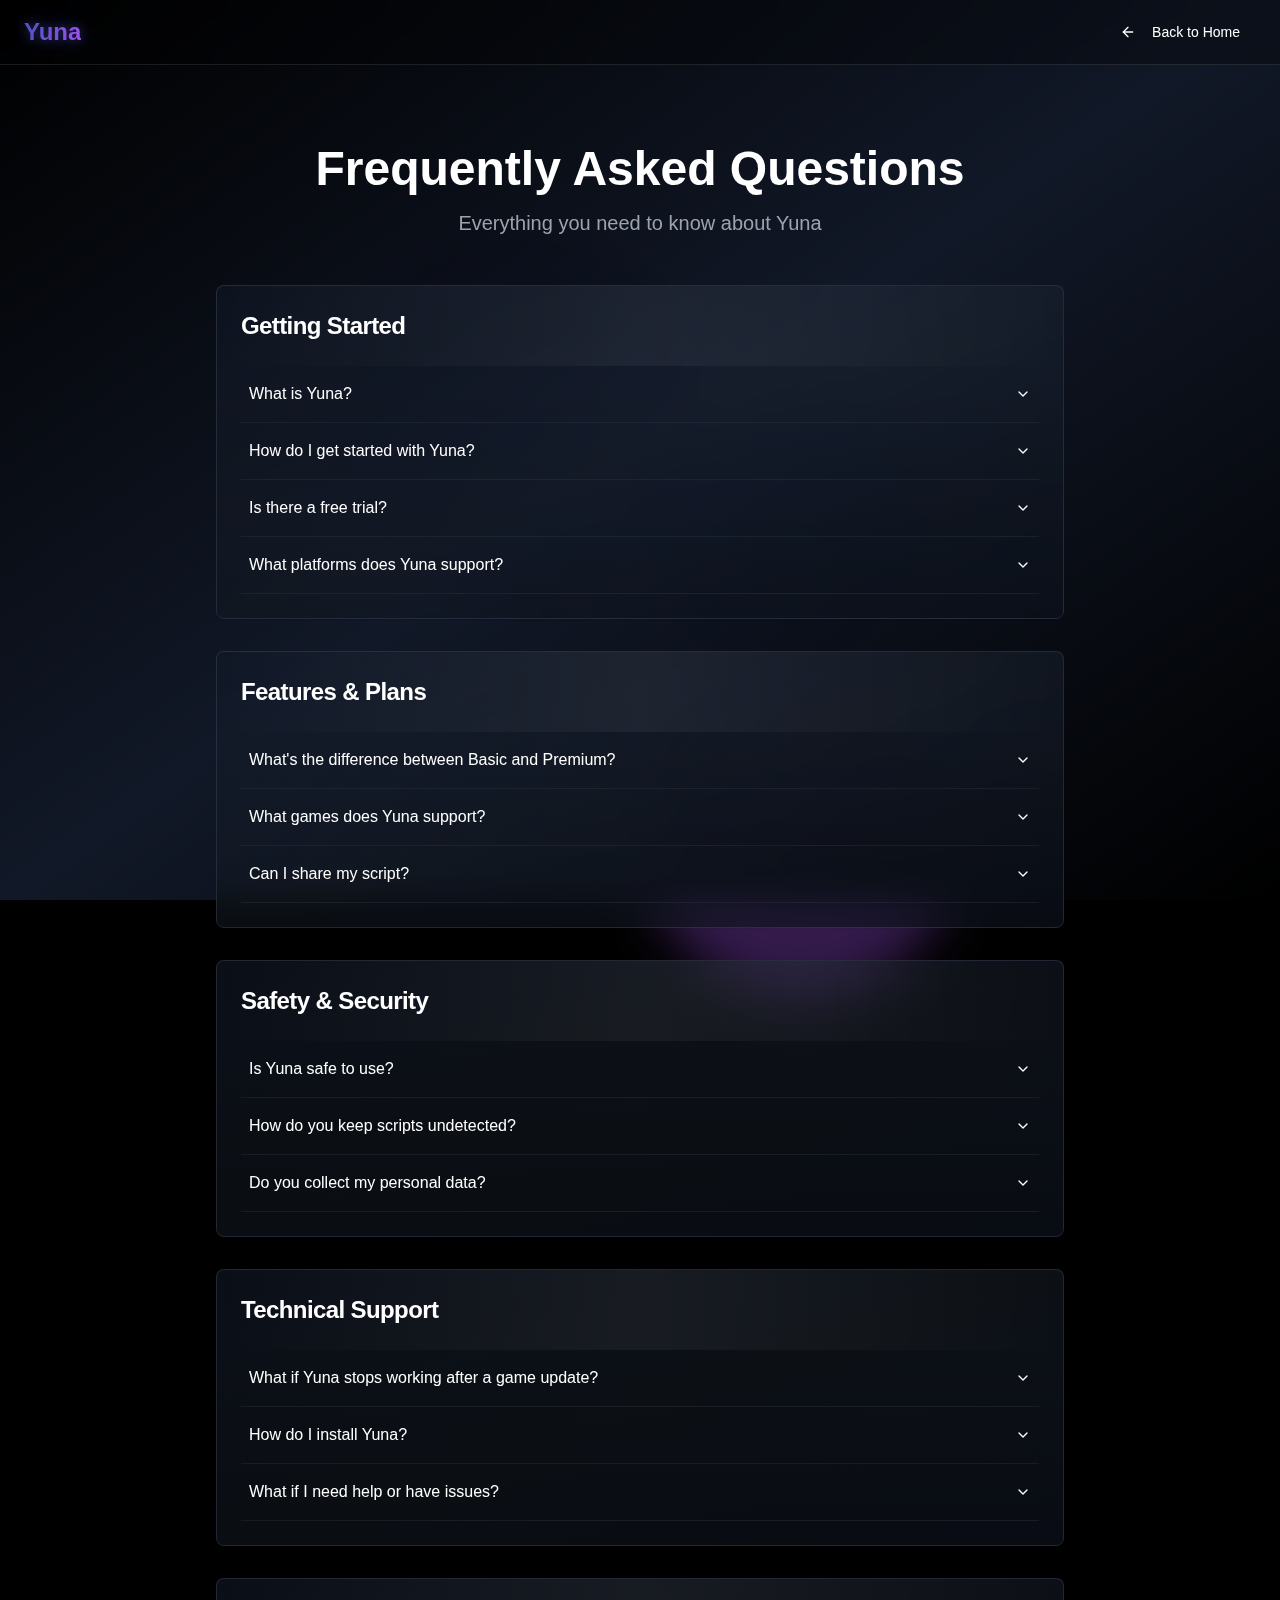
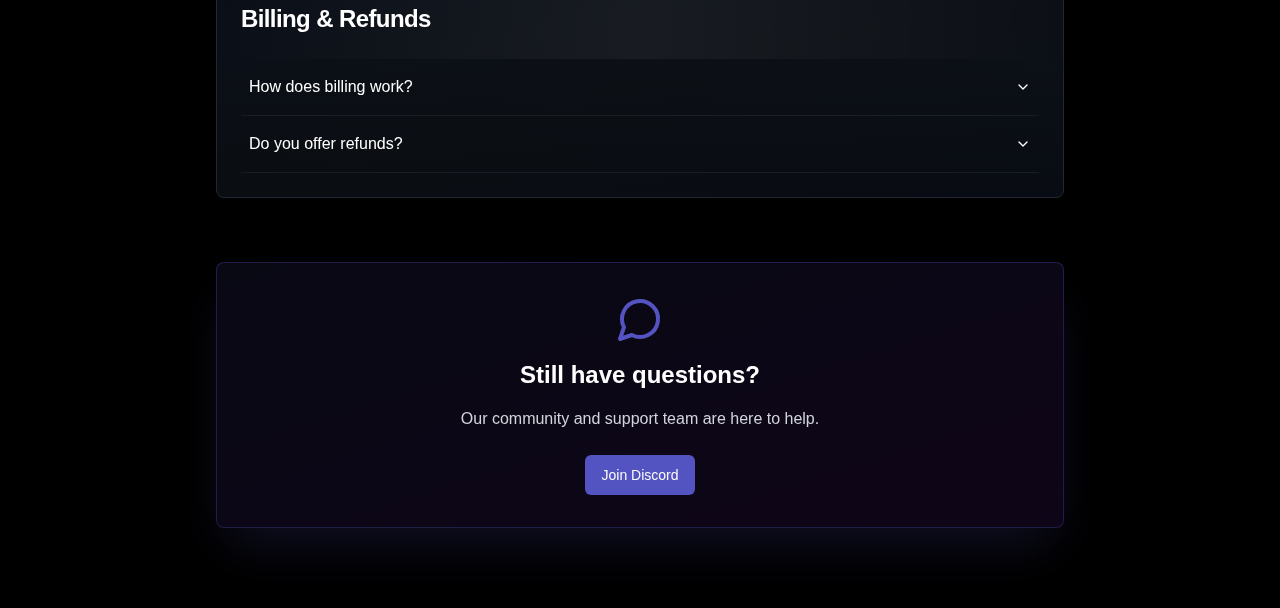
<file: faq.html>
<!DOCTYPE html><html lang="en"><head>
	<meta http-equiv="Content-Type" content="text/html; charset=UTF-8"/>
<meta name="viewport" content="width=device-width, initial-scale=1"/><link rel="stylesheet" href="_next/static/css/b3931c0a1e639b8d.css" data-precedence="next"/><link rel="preload" as="script" fetchPriority="low" href="_next/static/chunks/webpack-68f22649503f8e75.js"/><script src="_next/static/chunks/4bd1b696-8870200d403e7647.js" async=""></script><script src="_next/static/chunks/684-204e5c6fe087b6ab.js" async=""></script><script src="_next/static/chunks/main-app-b9ad8866a7fc2ce6.js" async=""></script><script src="_next/static/chunks/874-f463384ef7b17ae2.js" async=""></script><script src="_next/static/chunks/201-bbf1bf9240dbca0f.js" async=""></script><script src="_next/static/chunks/716-e6022b8d4c8c342b.js" async=""></script><script src="_next/static/chunks/app/faq/page-14e7cd630e749499.js" async=""></script><title>Yuna</title><meta name="description" content="The ultimate script hub. Built for performance, designed for dominance."/><script src="_next/static/chunks/polyfills-42372ed130431b0a.js" noModule=""></script></head><body><div class="min-h-screen bg-black text-white"><div class="fixed inset-0 z-0"><div class="absolute inset-0 bg-gradient-to-br from-black via-gray-900 to-black"></div><div class="absolute top-1/4 left-1/4 w-96 h-96 bg-[rgb(83,84,193)] rounded-full mix-blend-multiply filter blur-xl opacity-25 animate-float"></div><div class="absolute top-3/4 right-1/4 w-80 h-80 bg-purple-500 rounded-full mix-blend-multiply filter blur-xl opacity-30 animate-float-reverse"></div><div class="absolute bottom-1/4 left-1/2 w-72 h-72 bg-blue-500 rounded-full mix-blend-multiply filter blur-xl opacity-20 animate-drift"></div></div><header class="relative z-50 sticky top-0 backdrop-blur-md bg-black/30 border-b border-white/10"><div class="container flex h-16 items-center justify-between px-4 md:px-6"><a class="flex items-center space-x-3" href="index.html"><span class="text-2xl font-bold bg-gradient-to-r from-[rgb(83,84,193)] via-purple-500 to-[rgb(100,84,193)] bg-[length:200%_100%] bg-clip-text text-transparent animate-gradient-shift" style="text-shadow:0 0 10px rgba(83, 84, 193, 0.3), 0 0 20px rgba(83, 84, 193, 0.2);filter:drop-shadow(0 0 8px rgba(83, 84, 193, 0.4))">Yuna</span></a><a href="index.html"><button class="inline-flex items-center justify-center gap-2 whitespace-nowrap rounded-md text-sm font-medium ring-offset-background transition-colors focus-visible:outline-none focus-visible:ring-2 focus-visible:ring-ring focus-visible:ring-offset-2 disabled:pointer-events-none disabled:opacity-50 [&amp;_svg]:pointer-events-none [&amp;_svg]:size-4 [&amp;_svg]:shrink-0 h-10 px-4 py-2 text-white hover:bg-white/10 hover:text-white"><svg xmlns="http://www.w3.org/2000/svg" width="24" height="24" viewBox="0 0 24 24" fill="none" stroke="currentColor" stroke-width="2" stroke-linecap="round" stroke-linejoin="round" class="lucide lucide-arrow-left mr-2 h-4 w-4"><path d="m12 19-7-7 7-7"></path><path d="M19 12H5"></path></svg>Back to Home</button></a></div></header><div class="relative z-10 py-20"><div class="container px-4 md:px-6 max-w-4xl mx-auto"><div class="text-center mb-12"><h1 class="text-4xl md:text-5xl font-bold text-white mb-4">Frequently Asked Questions</h1><p class="text-xl text-gray-400">Everything you need to know about Yuna</p></div><div class="space-y-8"><div class="rounded-lg text-card-foreground shadow-sm bg-gradient-to-br from-gray-900/60 via-gray-800/40 to-gray-900/60 backdrop-blur-lg border border-gray-700/50 hover:border-[rgb(83,84,193)]/40 hover:shadow-2xl hover:shadow-[rgb(83,84,193)]/25 transition-all duration-300 group"><div class="flex flex-col space-y-1.5 p-6 bg-gradient-to-r from-transparent via-white/5 to-transparent"><div class="font-semibold tracking-tight text-2xl text-white group-hover:text-[rgb(83,84,193)] transition-colors duration-300">Getting Started</div></div><div class="p-6 pt-0 bg-gradient-to-b from-transparent to-black/20"><div class="w-full" data-orientation="vertical"><div data-state="closed" data-orientation="vertical" class="border-b border-gray-700/30 hover:border-gray-600/50 transition-colors"><h3 data-orientation="vertical" data-state="closed" class="flex"><button type="button" aria-controls="radix-«R4or7nb»" aria-expanded="false" data-state="closed" data-orientation="vertical" id="radix-«Ror7nb»" class="flex flex-1 items-center justify-between font-medium [&amp;[data-state=open]&gt;svg]:rotate-180 text-left text-white hover:text-[rgb(83,84,193)] transition-colors py-4 hover:bg-white/5 rounded-lg px-2 hover:no-underline" data-radix-collection-item="">What is Yuna?<svg xmlns="http://www.w3.org/2000/svg" width="24" height="24" viewBox="0 0 24 24" fill="none" stroke="currentColor" stroke-width="2" stroke-linecap="round" stroke-linejoin="round" class="lucide lucide-chevron-down h-4 w-4 shrink-0 transition-transform duration-200"><path d="m6 9 6 6 6-6"></path></svg></button></h3><div data-state="closed" id="radix-«R4or7nb»" hidden="" role="region" aria-labelledby="radix-«Ror7nb»" data-orientation="vertical" class="overflow-hidden text-sm transition-all data-[state=closed]:animate-accordion-up data-[state=open]:animate-accordion-down" style="--radix-accordion-content-height:var(--radix-collapsible-content-height);--radix-accordion-content-width:var(--radix-collapsible-content-width)"></div></div><div data-state="closed" data-orientation="vertical" class="border-b border-gray-700/30 hover:border-gray-600/50 transition-colors"><h3 data-orientation="vertical" data-state="closed" class="flex"><button type="button" aria-controls="radix-«R58r7nb»" aria-expanded="false" data-state="closed" data-orientation="vertical" id="radix-«R18r7nb»" class="flex flex-1 items-center justify-between font-medium [&amp;[data-state=open]&gt;svg]:rotate-180 text-left text-white hover:text-[rgb(83,84,193)] transition-colors py-4 hover:bg-white/5 rounded-lg px-2 hover:no-underline" data-radix-collection-item="">How do I get started with Yuna?<svg xmlns="http://www.w3.org/2000/svg" width="24" height="24" viewBox="0 0 24 24" fill="none" stroke="currentColor" stroke-width="2" stroke-linecap="round" stroke-linejoin="round" class="lucide lucide-chevron-down h-4 w-4 shrink-0 transition-transform duration-200"><path d="m6 9 6 6 6-6"></path></svg></button></h3><div data-state="closed" id="radix-«R58r7nb»" hidden="" role="region" aria-labelledby="radix-«R18r7nb»" data-orientation="vertical" class="overflow-hidden text-sm transition-all data-[state=closed]:animate-accordion-up data-[state=open]:animate-accordion-down" style="--radix-accordion-content-height:var(--radix-collapsible-content-height);--radix-accordion-content-width:var(--radix-collapsible-content-width)"></div></div><div data-state="closed" data-orientation="vertical" class="border-b border-gray-700/30 hover:border-gray-600/50 transition-colors"><h3 data-orientation="vertical" data-state="closed" class="flex"><button type="button" aria-controls="radix-«R5or7nb»" aria-expanded="false" data-state="closed" data-orientation="vertical" id="radix-«R1or7nb»" class="flex flex-1 items-center justify-between font-medium [&amp;[data-state=open]&gt;svg]:rotate-180 text-left text-white hover:text-[rgb(83,84,193)] transition-colors py-4 hover:bg-white/5 rounded-lg px-2 hover:no-underline" data-radix-collection-item="">Is there a free trial?<svg xmlns="http://www.w3.org/2000/svg" width="24" height="24" viewBox="0 0 24 24" fill="none" stroke="currentColor" stroke-width="2" stroke-linecap="round" stroke-linejoin="round" class="lucide lucide-chevron-down h-4 w-4 shrink-0 transition-transform duration-200"><path d="m6 9 6 6 6-6"></path></svg></button></h3><div data-state="closed" id="radix-«R5or7nb»" hidden="" role="region" aria-labelledby="radix-«R1or7nb»" data-orientation="vertical" class="overflow-hidden text-sm transition-all data-[state=closed]:animate-accordion-up data-[state=open]:animate-accordion-down" style="--radix-accordion-content-height:var(--radix-collapsible-content-height);--radix-accordion-content-width:var(--radix-collapsible-content-width)"></div></div><div data-state="closed" data-orientation="vertical" class="border-b border-gray-700/30 hover:border-gray-600/50 transition-colors"><h3 data-orientation="vertical" data-state="closed" class="flex"><button type="button" aria-controls="radix-«R68r7nb»" aria-expanded="false" data-state="closed" data-orientation="vertical" id="radix-«R28r7nb»" class="flex flex-1 items-center justify-between font-medium [&amp;[data-state=open]&gt;svg]:rotate-180 text-left text-white hover:text-[rgb(83,84,193)] transition-colors py-4 hover:bg-white/5 rounded-lg px-2 hover:no-underline" data-radix-collection-item="">What platforms does Yuna support?<svg xmlns="http://www.w3.org/2000/svg" width="24" height="24" viewBox="0 0 24 24" fill="none" stroke="currentColor" stroke-width="2" stroke-linecap="round" stroke-linejoin="round" class="lucide lucide-chevron-down h-4 w-4 shrink-0 transition-transform duration-200"><path d="m6 9 6 6 6-6"></path></svg></button></h3><div data-state="closed" id="radix-«R68r7nb»" hidden="" role="region" aria-labelledby="radix-«R28r7nb»" data-orientation="vertical" class="overflow-hidden text-sm transition-all data-[state=closed]:animate-accordion-up data-[state=open]:animate-accordion-down" style="--radix-accordion-content-height:var(--radix-collapsible-content-height);--radix-accordion-content-width:var(--radix-collapsible-content-width)"></div></div></div></div></div><div class="rounded-lg text-card-foreground shadow-sm bg-gradient-to-br from-gray-900/60 via-gray-800/40 to-gray-900/60 backdrop-blur-lg border border-gray-700/50 hover:border-[rgb(83,84,193)]/40 hover:shadow-2xl hover:shadow-[rgb(83,84,193)]/25 transition-all duration-300 group"><div class="flex flex-col space-y-1.5 p-6 bg-gradient-to-r from-transparent via-white/5 to-transparent"><div class="font-semibold tracking-tight text-2xl text-white group-hover:text-[rgb(83,84,193)] transition-colors duration-300">Features & Plans</div></div><div class="p-6 pt-0 bg-gradient-to-b from-transparent to-black/20"><div class="w-full" data-orientation="vertical"><div data-state="closed" data-orientation="vertical" class="border-b border-gray-700/30 hover:border-gray-600/50 transition-colors"><h3 data-orientation="vertical" data-state="closed" class="flex"><button type="button" aria-controls="radix-«R2pb7nb»" aria-expanded="false" data-state="closed" data-orientation="vertical" id="radix-«Rpb7nb»" class="flex flex-1 items-center justify-between font-medium [&amp;[data-state=open]&gt;svg]:rotate-180 text-left text-white hover:text-[rgb(83,84,193)] transition-colors py-4 hover:bg-white/5 rounded-lg px-2 hover:no-underline" data-radix-collection-item="">What&#x27;s the difference between Basic and Premium?<svg xmlns="http://www.w3.org/2000/svg" width="24" height="24" viewBox="0 0 24 24" fill="none" stroke="currentColor" stroke-width="2" stroke-linecap="round" stroke-linejoin="round" class="lucide lucide-chevron-down h-4 w-4 shrink-0 transition-transform duration-200"><path d="m6 9 6 6 6-6"></path></svg></button></h3><div data-state="closed" id="radix-«R2pb7nb»" hidden="" role="region" aria-labelledby="radix-«Rpb7nb»" data-orientation="vertical" class="overflow-hidden text-sm transition-all data-[state=closed]:animate-accordion-up data-[state=open]:animate-accordion-down" style="--radix-accordion-content-height:var(--radix-collapsible-content-height);--radix-accordion-content-width:var(--radix-collapsible-content-width)"></div></div><div data-state="closed" data-orientation="vertical" class="border-b border-gray-700/30 hover:border-gray-600/50 transition-colors"><h3 data-orientation="vertical" data-state="closed" class="flex"><button type="button" aria-controls="radix-«R39b7nb»" aria-expanded="false" data-state="closed" data-orientation="vertical" id="radix-«R19b7nb»" class="flex flex-1 items-center justify-between font-medium [&amp;[data-state=open]&gt;svg]:rotate-180 text-left text-white hover:text-[rgb(83,84,193)] transition-colors py-4 hover:bg-white/5 rounded-lg px-2 hover:no-underline" data-radix-collection-item="">What games does Yuna support?<svg xmlns="http://www.w3.org/2000/svg" width="24" height="24" viewBox="0 0 24 24" fill="none" stroke="currentColor" stroke-width="2" stroke-linecap="round" stroke-linejoin="round" class="lucide lucide-chevron-down h-4 w-4 shrink-0 transition-transform duration-200"><path d="m6 9 6 6 6-6"></path></svg></button></h3><div data-state="closed" id="radix-«R39b7nb»" hidden="" role="region" aria-labelledby="radix-«R19b7nb»" data-orientation="vertical" class="overflow-hidden text-sm transition-all data-[state=closed]:animate-accordion-up data-[state=open]:animate-accordion-down" style="--radix-accordion-content-height:var(--radix-collapsible-content-height);--radix-accordion-content-width:var(--radix-collapsible-content-width)"></div></div><div data-state="closed" data-orientation="vertical" class="border-b border-gray-700/30 hover:border-gray-600/50 transition-colors"><h3 data-orientation="vertical" data-state="closed" class="flex"><button type="button" aria-controls="radix-«R3pb7nb»" aria-expanded="false" data-state="closed" data-orientation="vertical" id="radix-«R1pb7nb»" class="flex flex-1 items-center justify-between font-medium [&amp;[data-state=open]&gt;svg]:rotate-180 text-left text-white hover:text-[rgb(83,84,193)] transition-colors py-4 hover:bg-white/5 rounded-lg px-2 hover:no-underline" data-radix-collection-item="">Can I share my script?<svg xmlns="http://www.w3.org/2000/svg" width="24" height="24" viewBox="0 0 24 24" fill="none" stroke="currentColor" stroke-width="2" stroke-linecap="round" stroke-linejoin="round" class="lucide lucide-chevron-down h-4 w-4 shrink-0 transition-transform duration-200"><path d="m6 9 6 6 6-6"></path></svg></button></h3><div data-state="closed" id="radix-«R3pb7nb»" hidden="" role="region" aria-labelledby="radix-«R1pb7nb»" data-orientation="vertical" class="overflow-hidden text-sm transition-all data-[state=closed]:animate-accordion-up data-[state=open]:animate-accordion-down" style="--radix-accordion-content-height:var(--radix-collapsible-content-height);--radix-accordion-content-width:var(--radix-collapsible-content-width)"></div></div></div></div></div><div class="rounded-lg text-card-foreground shadow-sm bg-gradient-to-br from-gray-900/60 via-gray-800/40 to-gray-900/60 backdrop-blur-lg border border-gray-700/50 hover:border-[rgb(83,84,193)]/40 hover:shadow-2xl hover:shadow-[rgb(83,84,193)]/25 transition-all duration-300 group"><div class="flex flex-col space-y-1.5 p-6 bg-gradient-to-r from-transparent via-white/5 to-transparent"><div class="font-semibold tracking-tight text-2xl text-white group-hover:text-[rgb(83,84,193)] transition-colors duration-300">Safety & Security</div></div><div class="p-6 pt-0 bg-gradient-to-b from-transparent to-black/20"><div class="w-full" data-orientation="vertical"><div data-state="closed" data-orientation="vertical" class="border-b border-gray-700/30 hover:border-gray-600/50 transition-colors"><h3 data-orientation="vertical" data-state="closed" class="flex"><button type="button" aria-controls="radix-«R2pr7nb»" aria-expanded="false" data-state="closed" data-orientation="vertical" id="radix-«Rpr7nb»" class="flex flex-1 items-center justify-between font-medium [&amp;[data-state=open]&gt;svg]:rotate-180 text-left text-white hover:text-[rgb(83,84,193)] transition-colors py-4 hover:bg-white/5 rounded-lg px-2 hover:no-underline" data-radix-collection-item="">Is Yuna safe to use?<svg xmlns="http://www.w3.org/2000/svg" width="24" height="24" viewBox="0 0 24 24" fill="none" stroke="currentColor" stroke-width="2" stroke-linecap="round" stroke-linejoin="round" class="lucide lucide-chevron-down h-4 w-4 shrink-0 transition-transform duration-200"><path d="m6 9 6 6 6-6"></path></svg></button></h3><div data-state="closed" id="radix-«R2pr7nb»" hidden="" role="region" aria-labelledby="radix-«Rpr7nb»" data-orientation="vertical" class="overflow-hidden text-sm transition-all data-[state=closed]:animate-accordion-up data-[state=open]:animate-accordion-down" style="--radix-accordion-content-height:var(--radix-collapsible-content-height);--radix-accordion-content-width:var(--radix-collapsible-content-width)"></div></div><div data-state="closed" data-orientation="vertical" class="border-b border-gray-700/30 hover:border-gray-600/50 transition-colors"><h3 data-orientation="vertical" data-state="closed" class="flex"><button type="button" aria-controls="radix-«R39r7nb»" aria-expanded="false" data-state="closed" data-orientation="vertical" id="radix-«R19r7nb»" class="flex flex-1 items-center justify-between font-medium [&amp;[data-state=open]&gt;svg]:rotate-180 text-left text-white hover:text-[rgb(83,84,193)] transition-colors py-4 hover:bg-white/5 rounded-lg px-2 hover:no-underline" data-radix-collection-item="">How do you keep scripts undetected?<svg xmlns="http://www.w3.org/2000/svg" width="24" height="24" viewBox="0 0 24 24" fill="none" stroke="currentColor" stroke-width="2" stroke-linecap="round" stroke-linejoin="round" class="lucide lucide-chevron-down h-4 w-4 shrink-0 transition-transform duration-200"><path d="m6 9 6 6 6-6"></path></svg></button></h3><div data-state="closed" id="radix-«R39r7nb»" hidden="" role="region" aria-labelledby="radix-«R19r7nb»" data-orientation="vertical" class="overflow-hidden text-sm transition-all data-[state=closed]:animate-accordion-up data-[state=open]:animate-accordion-down" style="--radix-accordion-content-height:var(--radix-collapsible-content-height);--radix-accordion-content-width:var(--radix-collapsible-content-width)"></div></div><div data-state="closed" data-orientation="vertical" class="border-b border-gray-700/30 hover:border-gray-600/50 transition-colors"><h3 data-orientation="vertical" data-state="closed" class="flex"><button type="button" aria-controls="radix-«R3pr7nb»" aria-expanded="false" data-state="closed" data-orientation="vertical" id="radix-«R1pr7nb»" class="flex flex-1 items-center justify-between font-medium [&amp;[data-state=open]&gt;svg]:rotate-180 text-left text-white hover:text-[rgb(83,84,193)] transition-colors py-4 hover:bg-white/5 rounded-lg px-2 hover:no-underline" data-radix-collection-item="">Do you collect my personal data?<svg xmlns="http://www.w3.org/2000/svg" width="24" height="24" viewBox="0 0 24 24" fill="none" stroke="currentColor" stroke-width="2" stroke-linecap="round" stroke-linejoin="round" class="lucide lucide-chevron-down h-4 w-4 shrink-0 transition-transform duration-200"><path d="m6 9 6 6 6-6"></path></svg></button></h3><div data-state="closed" id="radix-«R3pr7nb»" hidden="" role="region" aria-labelledby="radix-«R1pr7nb»" data-orientation="vertical" class="overflow-hidden text-sm transition-all data-[state=closed]:animate-accordion-up data-[state=open]:animate-accordion-down" style="--radix-accordion-content-height:var(--radix-collapsible-content-height);--radix-accordion-content-width:var(--radix-collapsible-content-width)"></div></div></div></div></div><div class="rounded-lg text-card-foreground shadow-sm bg-gradient-to-br from-gray-900/60 via-gray-800/40 to-gray-900/60 backdrop-blur-lg border border-gray-700/50 hover:border-[rgb(83,84,193)]/40 hover:shadow-2xl hover:shadow-[rgb(83,84,193)]/25 transition-all duration-300 group"><div class="flex flex-col space-y-1.5 p-6 bg-gradient-to-r from-transparent via-white/5 to-transparent"><div class="font-semibold tracking-tight text-2xl text-white group-hover:text-[rgb(83,84,193)] transition-colors duration-300">Technical Support</div></div><div class="p-6 pt-0 bg-gradient-to-b from-transparent to-black/20"><div class="w-full" data-orientation="vertical"><div data-state="closed" data-orientation="vertical" class="border-b border-gray-700/30 hover:border-gray-600/50 transition-colors"><h3 data-orientation="vertical" data-state="closed" class="flex"><button type="button" aria-controls="radix-«R2qb7nb»" aria-expanded="false" data-state="closed" data-orientation="vertical" id="radix-«Rqb7nb»" class="flex flex-1 items-center justify-between font-medium [&amp;[data-state=open]&gt;svg]:rotate-180 text-left text-white hover:text-[rgb(83,84,193)] transition-colors py-4 hover:bg-white/5 rounded-lg px-2 hover:no-underline" data-radix-collection-item="">What if Yuna stops working after a game update?<svg xmlns="http://www.w3.org/2000/svg" width="24" height="24" viewBox="0 0 24 24" fill="none" stroke="currentColor" stroke-width="2" stroke-linecap="round" stroke-linejoin="round" class="lucide lucide-chevron-down h-4 w-4 shrink-0 transition-transform duration-200"><path d="m6 9 6 6 6-6"></path></svg></button></h3><div data-state="closed" id="radix-«R2qb7nb»" hidden="" role="region" aria-labelledby="radix-«Rqb7nb»" data-orientation="vertical" class="overflow-hidden text-sm transition-all data-[state=closed]:animate-accordion-up data-[state=open]:animate-accordion-down" style="--radix-accordion-content-height:var(--radix-collapsible-content-height);--radix-accordion-content-width:var(--radix-collapsible-content-width)"></div></div><div data-state="closed" data-orientation="vertical" class="border-b border-gray-700/30 hover:border-gray-600/50 transition-colors"><h3 data-orientation="vertical" data-state="closed" class="flex"><button type="button" aria-controls="radix-«R3ab7nb»" aria-expanded="false" data-state="closed" data-orientation="vertical" id="radix-«R1ab7nb»" class="flex flex-1 items-center justify-between font-medium [&amp;[data-state=open]&gt;svg]:rotate-180 text-left text-white hover:text-[rgb(83,84,193)] transition-colors py-4 hover:bg-white/5 rounded-lg px-2 hover:no-underline" data-radix-collection-item="">How do I install Yuna?<svg xmlns="http://www.w3.org/2000/svg" width="24" height="24" viewBox="0 0 24 24" fill="none" stroke="currentColor" stroke-width="2" stroke-linecap="round" stroke-linejoin="round" class="lucide lucide-chevron-down h-4 w-4 shrink-0 transition-transform duration-200"><path d="m6 9 6 6 6-6"></path></svg></button></h3><div data-state="closed" id="radix-«R3ab7nb»" hidden="" role="region" aria-labelledby="radix-«R1ab7nb»" data-orientation="vertical" class="overflow-hidden text-sm transition-all data-[state=closed]:animate-accordion-up data-[state=open]:animate-accordion-down" style="--radix-accordion-content-height:var(--radix-collapsible-content-height);--radix-accordion-content-width:var(--radix-collapsible-content-width)"></div></div><div data-state="closed" data-orientation="vertical" class="border-b border-gray-700/30 hover:border-gray-600/50 transition-colors"><h3 data-orientation="vertical" data-state="closed" class="flex"><button type="button" aria-controls="radix-«R3qb7nb»" aria-expanded="false" data-state="closed" data-orientation="vertical" id="radix-«R1qb7nb»" class="flex flex-1 items-center justify-between font-medium [&amp;[data-state=open]&gt;svg]:rotate-180 text-left text-white hover:text-[rgb(83,84,193)] transition-colors py-4 hover:bg-white/5 rounded-lg px-2 hover:no-underline" data-radix-collection-item="">What if I need help or have issues?<svg xmlns="http://www.w3.org/2000/svg" width="24" height="24" viewBox="0 0 24 24" fill="none" stroke="currentColor" stroke-width="2" stroke-linecap="round" stroke-linejoin="round" class="lucide lucide-chevron-down h-4 w-4 shrink-0 transition-transform duration-200"><path d="m6 9 6 6 6-6"></path></svg></button></h3><div data-state="closed" id="radix-«R3qb7nb»" hidden="" role="region" aria-labelledby="radix-«R1qb7nb»" data-orientation="vertical" class="overflow-hidden text-sm transition-all data-[state=closed]:animate-accordion-up data-[state=open]:animate-accordion-down" style="--radix-accordion-content-height:var(--radix-collapsible-content-height);--radix-accordion-content-width:var(--radix-collapsible-content-width)"></div></div></div></div></div><div class="rounded-lg text-card-foreground shadow-sm bg-gradient-to-br from-gray-900/60 via-gray-800/40 to-gray-900/60 backdrop-blur-lg border border-gray-700/50 hover:border-[rgb(83,84,193)]/40 hover:shadow-2xl hover:shadow-[rgb(83,84,193)]/25 transition-all duration-300 group"><div class="flex flex-col space-y-1.5 p-6 bg-gradient-to-r from-transparent via-white/5 to-transparent"><div class="font-semibold tracking-tight text-2xl text-white group-hover:text-[rgb(83,84,193)] transition-colors duration-300">Billing & Refunds</div></div><div class="p-6 pt-0 bg-gradient-to-b from-transparent to-black/20"><div class="w-full" data-orientation="vertical"><div data-state="closed" data-orientation="vertical" class="border-b border-gray-700/30 hover:border-gray-600/50 transition-colors"><h3 data-orientation="vertical" data-state="closed" class="flex"><button type="button" aria-controls="radix-«R2qr7nb»" aria-expanded="false" data-state="closed" data-orientation="vertical" id="radix-«Rqr7nb»" class="flex flex-1 items-center justify-between font-medium [&amp;[data-state=open]&gt;svg]:rotate-180 text-left text-white hover:text-[rgb(83,84,193)] transition-colors py-4 hover:bg-white/5 rounded-lg px-2 hover:no-underline" data-radix-collection-item="">How does billing work?<svg xmlns="http://www.w3.org/2000/svg" width="24" height="24" viewBox="0 0 24 24" fill="none" stroke="currentColor" stroke-width="2" stroke-linecap="round" stroke-linejoin="round" class="lucide lucide-chevron-down h-4 w-4 shrink-0 transition-transform duration-200"><path d="m6 9 6 6 6-6"></path></svg></button></h3><div data-state="closed" id="radix-«R2qr7nb»" hidden="" role="region" aria-labelledby="radix-«Rqr7nb»" data-orientation="vertical" class="overflow-hidden text-sm transition-all data-[state=closed]:animate-accordion-up data-[state=open]:animate-accordion-down" style="--radix-accordion-content-height:var(--radix-collapsible-content-height);--radix-accordion-content-width:var(--radix-collapsible-content-width)"></div></div><div data-state="closed" data-orientation="vertical" class="border-b border-gray-700/30 hover:border-gray-600/50 transition-colors"><h3 data-orientation="vertical" data-state="closed" class="flex"><button type="button" aria-controls="radix-«R3ar7nb»" aria-expanded="false" data-state="closed" data-orientation="vertical" id="radix-«R1ar7nb»" class="flex flex-1 items-center justify-between font-medium [&amp;[data-state=open]&gt;svg]:rotate-180 text-left text-white hover:text-[rgb(83,84,193)] transition-colors py-4 hover:bg-white/5 rounded-lg px-2 hover:no-underline" data-radix-collection-item="">Do you offer refunds?<svg xmlns="http://www.w3.org/2000/svg" width="24" height="24" viewBox="0 0 24 24" fill="none" stroke="currentColor" stroke-width="2" stroke-linecap="round" stroke-linejoin="round" class="lucide lucide-chevron-down h-4 w-4 shrink-0 transition-transform duration-200"><path d="m6 9 6 6 6-6"></path></svg></button></h3><div data-state="closed" id="radix-«R3ar7nb»" hidden="" role="region" aria-labelledby="radix-«R1ar7nb»" data-orientation="vertical" class="overflow-hidden text-sm transition-all data-[state=closed]:animate-accordion-up data-[state=open]:animate-accordion-down" style="--radix-accordion-content-height:var(--radix-collapsible-content-height);--radix-accordion-content-width:var(--radix-collapsible-content-width)"></div></div></div></div></div></div><div class="text-center mt-16"><div class="rounded-lg border text-card-foreground bg-gradient-to-br from-[rgb(83,84,193)]/10 to-purple-600/10 backdrop-blur-md border-[rgb(83,84,193)]/30 shadow-2xl shadow-[rgb(83,84,193)]/20"><div class="p-8"><svg xmlns="http://www.w3.org/2000/svg" width="24" height="24" viewBox="0 0 24 24" fill="none" stroke="currentColor" stroke-width="2" stroke-linecap="round" stroke-linejoin="round" class="lucide lucide-message-circle h-12 w-12 text-[rgb(83,84,193)] mx-auto mb-4"><path d="M7.9 20A9 9 0 1 0 4 16.1L2 22Z"></path></svg><h3 class="text-2xl font-bold text-white mb-4">Still have questions?</h3><p class="text-gray-300 mb-6">Our community and support team are here to help.</p><div class="flex flex-col sm:flex-row gap-4 justify-center"><a href="https://discord.gg/64STDEJsSp"><button class="inline-flex items-center justify-center gap-2 whitespace-nowrap rounded-md text-sm font-medium ring-offset-background transition-colors focus-visible:outline-none focus-visible:ring-2 focus-visible:ring-ring focus-visible:ring-offset-2 disabled:pointer-events-none disabled:opacity-50 [&amp;_svg]:pointer-events-none [&amp;_svg]:size-4 [&amp;_svg]:shrink-0 text-primary-foreground h-10 px-4 py-2 bg-[rgb(83,84,193)] hover:bg-[rgb(93,94,203)]">Join Discord</button></a></div></div></div></div></div></div></div><script src="_next/static/chunks/webpack-68f22649503f8e75.js" async=""></script><script>(self.__next_f=self.__next_f||[]).push([0])</script><script>self.__next_f.push([1,"1:\"$Sreact.fragment\"\n2:I[7555,[],\"\"]\n3:I[1295,[],\"\"]\n4:I[6874,[\"874\",\"static/chunks/874-f463384ef7b17ae2.js\",\"201\",\"static/chunks/201-bbf1bf9240dbca0f.js\",\"716\",\"static/chunks/716-e6022b8d4c8c342b.js\",\"505\",\"static/chunks/app/faq/page-14e7cd630e749499.js\"],\"\"]\n5:I[6490,[\"874\",\"static/chunks/874-f463384ef7b17ae2.js\",\"201\",\"static/chunks/201-bbf1bf9240dbca0f.js\",\"716\",\"static/chunks/716-e6022b8d4c8c342b.js\",\"505\",\"static/chunks/app/faq/page-14e7cd630e749499.js\"],\"Accordion\"]\n6:I[6490,[\"874\",\"static/chunks/874-f463384ef7b17ae2.js\",\"201\",\"static/chunks/201-bbf1bf9240dbca0f.js\",\"716\",\"static/chunks/716-e6022b8d4c8c342b.js\",\"505\",\"static/chunks/app/faq/page-14e7cd630e749499.js\"],\"AccordionItem\"]\n7:I[6490,[\"874\",\"static/chunks/874-f463384ef7b17ae2.js\",\"201\",\"static/chunks/201-bbf1bf9240dbca0f.js\",\"716\",\"static/chunks/716-e6022b8d4c8c342b.js\",\"505\",\"static/chunks/app/faq/page-14e7cd630e749499.js\"],\"AccordionTrigger\"]\n8:I[6490,[\"874\",\"static/chunks/874-f463384ef7b17ae2.js\",\"201\",\"static/chunks/201-bbf1bf9240dbca0f.js\",\"716\",\"static/chunks/716-e6022b8d4c8c342b.js\",\"505\",\"static/chunks/app/faq/page-14e7cd630e749499.js\"],\"AccordionContent\"]\n9:I[9665,[],\"OutletBoundary\"]\nc:I[9665,[],\"ViewportBoundary\"]\ne:I[9665,[],\"MetadataBoundary\"]\n10:I[6614,[],\"\"]\n:HL[\"/_next/static/css/b3931c0a1e639b8d.css\",\"style\"]\n"])</script><script>self.__next_f.push([1,"0:{\"P\":null,\"b\":\"tiSBEE6Vm3-iN01HIiP-j\",\"p\":\"\",\"c\":[\"\",\"faq\"],\"i\":false,\"f\":[[[\"\",{\"children\":[\"faq\",{\"children\":[\"__PAGE__\",{}]}]},\"$undefined\",\"$undefined\",true],[\"\",[\"$\",\"$1\",\"c\",{\"children\":[[[\"$\",\"link\",\"0\",{\"rel\":\"stylesheet\",\"href\":\"/_next/static/css/b3931c0a1e639b8d.css\",\"precedence\":\"next\",\"crossOrigin\":\"$undefined\",\"nonce\":\"$undefined\"}]],[\"$\",\"html\",null,{\"lang\":\"en\",\"children\":[\"$\",\"body\",null,{\"children\":[\"$\",\"$L2\",null,{\"parallelRouterKey\":\"children\",\"error\":\"$undefined\",\"errorStyles\":\"$undefined\",\"errorScripts\":\"$undefined\",\"template\":[\"$\",\"$L3\",null,{}],\"templateStyles\":\"$undefined\",\"templateScripts\":\"$undefined\",\"notFound\":[[[\"$\",\"title\",null,{\"children\":\"404: This page could not be found.\"}],[\"$\",\"div\",null,{\"style\":{\"fontFamily\":\"system-ui,\\\"Segoe UI\\\",Roboto,Helvetica,Arial,sans-serif,\\\"Apple Color Emoji\\\",\\\"Segoe UI Emoji\\\"\",\"height\":\"100vh\",\"textAlign\":\"center\",\"display\":\"flex\",\"flexDirection\":\"column\",\"alignItems\":\"center\",\"justifyContent\":\"center\"},\"children\":[\"$\",\"div\",null,{\"children\":[[\"$\",\"style\",null,{\"dangerouslySetInnerHTML\":{\"__html\":\"body{color:#000;background:#fff;margin:0}.next-error-h1{border-right:1px solid rgba(0,0,0,.3)}@media (prefers-color-scheme:dark){body{color:#fff;background:#000}.next-error-h1{border-right:1px solid rgba(255,255,255,.3)}}\"}}],[\"$\",\"h1\",null,{\"className\":\"next-error-h1\",\"style\":{\"display\":\"inline-block\",\"margin\":\"0 20px 0 0\",\"padding\":\"0 23px 0 0\",\"fontSize\":24,\"fontWeight\":500,\"verticalAlign\":\"top\",\"lineHeight\":\"49px\"},\"children\":404}],[\"$\",\"div\",null,{\"style\":{\"display\":\"inline-block\"},\"children\":[\"$\",\"h2\",null,{\"style\":{\"fontSize\":14,\"fontWeight\":400,\"lineHeight\":\"49px\",\"margin\":0},\"children\":\"This page could not be found.\"}]}]]}]}]],[]],\"forbidden\":\"$undefined\",\"unauthorized\":\"$undefined\"}]}]}]]}],{\"children\":[\"faq\",[\"$\",\"$1\",\"c\",{\"children\":[null,[\"$\",\"$L2\",null,{\"parallelRouterKey\":\"children\",\"error\":\"$undefined\",\"errorStyles\":\"$undefined\",\"errorScripts\":\"$undefined\",\"template\":[\"$\",\"$L3\",null,{}],\"templateStyles\":\"$undefined\",\"templateScripts\":\"$undefined\",\"notFound\":\"$undefined\",\"forbidden\":\"$undefined\",\"unauthorized\":\"$undefined\"}]]}],{\"children\":[\"__PAGE__\",[\"$\",\"$1\",\"c\",{\"children\":[[\"$\",\"div\",null,{\"className\":\"min-h-screen bg-black text-white\",\"children\":[[\"$\",\"div\",null,{\"className\":\"fixed inset-0 z-0\",\"children\":[[\"$\",\"div\",null,{\"className\":\"absolute inset-0 bg-gradient-to-br from-black via-gray-900 to-black\"}],[\"$\",\"div\",null,{\"className\":\"absolute top-1/4 left-1/4 w-96 h-96 bg-[rgb(83,84,193)] rounded-full mix-blend-multiply filter blur-xl opacity-25 animate-float\"}],[\"$\",\"div\",null,{\"className\":\"absolute top-3/4 right-1/4 w-80 h-80 bg-purple-500 rounded-full mix-blend-multiply filter blur-xl opacity-30 animate-float-reverse\"}],[\"$\",\"div\",null,{\"className\":\"absolute bottom-1/4 left-1/2 w-72 h-72 bg-blue-500 rounded-full mix-blend-multiply filter blur-xl opacity-20 animate-drift\"}]]}],[\"$\",\"header\",null,{\"className\":\"relative z-50 sticky top-0 backdrop-blur-md bg-black/30 border-b border-white/10\",\"children\":[\"$\",\"div\",null,{\"className\":\"container flex h-16 items-center justify-between px-4 md:px-6\",\"children\":[[\"$\",\"$L4\",null,{\"href\":\"/\",\"className\":\"flex items-center space-x-3\",\"children\":[\"$\",\"span\",null,{\"className\":\"text-2xl font-bold bg-gradient-to-r from-[rgb(83,84,193)] via-purple-500 to-[rgb(100,84,193)] bg-[length:200%_100%] bg-clip-text text-transparent animate-gradient-shift\",\"style\":{\"textShadow\":\"0 0 10px rgba(83, 84, 193, 0.3), 0 0 20px rgba(83, 84, 193, 0.2)\",\"filter\":\"drop-shadow(0 0 8px rgba(83, 84, 193, 0.4))\"},\"children\":\"Yuna\"}]}],[\"$\",\"$L4\",null,{\"href\":\"/\",\"children\":[\"$\",\"button\",null,{\"className\":\"inline-flex items-center justify-center gap-2 whitespace-nowrap rounded-md text-sm font-medium ring-offset-background transition-colors focus-visible:outline-none focus-visible:ring-2 focus-visible:ring-ring focus-visible:ring-offset-2 disabled:pointer-events-none disabled:opacity-50 [\u0026_svg]:pointer-events-none [\u0026_svg]:size-4 [\u0026_svg]:shrink-0 h-10 px-4 py-2 text-white hover:bg-white/10 hover:text-white\",\"ref\":\"$undefined\",\"children\":[[\"$\",\"svg\",null,{\"ref\":\"$undefined\",\"xmlns\":\"http://www.w3.org/2000/svg\",\"width\":24,\"height\":24,\"viewBox\":\"0 0 24 24\",\"fill\":\"none\",\"stroke\":\"currentColor\",\"strokeWidth\":2,\"strokeLinecap\":\"round\",\"strokeLinejoin\":\"round\",\"className\":\"lucide lucide-arrow-left mr-2 h-4 w-4\",\"children\":[[\"$\",\"path\",\"1l729n\",{\"d\":\"m12 19-7-7 7-7\"}],[\"$\",\"path\",\"x3x0zl\",{\"d\":\"M19 12H5\"}],\"$undefined\"]}],\"Back to Home\"]}]}]]}]}],[\"$\",\"div\",null,{\"className\":\"relative z-10 py-20\",\"children\":[\"$\",\"div\",null,{\"className\":\"container px-4 md:px-6 max-w-4xl mx-auto\",\"children\":[[\"$\",\"div\",null,{\"className\":\"text-center mb-12\",\"children\":[[\"$\",\"h1\",null,{\"className\":\"text-4xl md:text-5xl font-bold text-white mb-4\",\"children\":\"Frequently Asked Questions\"}],[\"$\",\"p\",null,{\"className\":\"text-xl text-gray-400\",\"children\":\"Everything you need to know about Yuna\"}]]}],[\"$\",\"div\",null,{\"className\":\"space-y-8\",\"children\":[[\"$\",\"div\",\"0\",{\"ref\":\"$undefined\",\"className\":\"rounded-lg text-card-foreground shadow-sm bg-gradient-to-br from-gray-900/60 via-gray-800/40 to-gray-900/60 backdrop-blur-lg border border-gray-700/50 hover:border-[rgb(83,84,193)]/40 hover:shadow-2xl hover:shadow-[rgb(83,84,193)]/25 transition-all duration-300 group\",\"children\":[[\"$\",\"div\",null,{\"ref\":\"$undefined\",\"className\":\"flex flex-col space-y-1.5 p-6 bg-gradient-to-r from-transparent via-white/5 to-transparent\",\"children\":[\"$\",\"div\",null,{\"ref\":\"$undefined\",\"className\":\"font-semibold tracking-tight text-2xl text-white group-hover:text-[rgb(83,84,193)] transition-colors duration-300\",\"children\":\"Getting Started\"}]}],[\"$\",\"div\",null,{\"ref\":\"$undefined\",\"className\":\"p-6 pt-0 bg-gradient-to-b from-transparent to-black/20\",\"children\":[\"$\",\"$L5\",null,{\"type\":\"single\",\"collapsible\":true,\"className\":\"w-full\",\"children\":[[\"$\",\"$L6\",\"0\",{\"value\":\"0-0\",\"className\":\"border-gray-700/30 hover:border-gray-600/50 transition-colors\",\"children\":[[\"$\",\"$L7\",null,{\"className\":\"text-left text-white hover:text-[rgb(83,84,193)] transition-colors py-4 hover:bg-white/5 rounded-lg px-2 hover:no-underline\",\"children\":\"What is Yuna?\"}],[\"$\",\"$L8\",null,{\"className\":\"text-gray-300 leading-relaxed bg-gradient-to-br from-gray-900/40 via-gray-800/30 to-gray-900/20 border border-gray-700/30 rounded-xl p-6 mt-3 ml-2 mr-2 mb-2 shadow-lg backdrop-blur-sm\",\"children\":\"Yuna is the most advanced Roblox script hub designed for casual and competitive players. We provide cutting-edge automation tools with advanced QBA (Quarterback Aimbot) and Fully Undetected bypass technology for games like Football Fusion 2 and HCBB\"}]]}],[\"$\",\"$L6\",\"1\",{\"value\":\"0-1\",\"className\":\"border-gray-700/30 hover:border-gray-600/50 transition-colors\",\"children\":[[\"$\",\"$L7\",null,{\"className\":\"text-left text-white hover:text-[rgb(83,84,193)] transition-colors py-4 hover:bg-white/5 rounded-lg px-2 hover:no-underline\",\"children\":\"How do I get started with Yuna?\"}],[\"$\",\"$L8\",null,{\"className\":\"text-gray-300 leading-relaxed bg-gradient-to-br from-gray-900/40 via-gray-800/30 to-gray-900/20 border border-gray-700/30 rounded-xl p-6 mt-3 ml-2 mr-2 mb-2 shadow-lg backdrop-blur-sm\",\"children\":\"Simply choose a plan (we recommend starting with our 2-day free trial), and claim your key on our panel. The panel also provides our loader script to use in your executor.\"}]]}],[\"$\",\"$L6\",\"2\",{\"value\":\"0-2\",\"className\":\"border-gray-700/30 hover:border-gray-600/50 transition-colors\",\"children\":[[\"$\",\"$L7\",null,{\"className\":\"text-left text-white hover:text-[rgb(83,84,193)] transition-colors py-4 hover:bg-white/5 rounded-lg px-2 hover:no-underline\",\"children\":\"Is there a free trial?\"}],[\"$\",\"$L8\",null,{\"className\":\"text-gray-300 leading-relaxed bg-gradient-to-br from-gray-900/40 via-gray-800/30 to-gray-900/20 border border-gray-700/30 rounded-xl p-6 mt-3 ml-2 mr-2 mb-2 shadow-lg backdrop-blur-sm\",\"children\":\"Not yet, but soon we will offer a 2-day free trial with full access to all features. Each user can only use the trial once. No charge required to start your trial. ETA Unknown.\"}]]}],[\"$\",\"$L6\",\"3\",{\"value\":\"0-3\",\"className\":\"border-gray-700/30 hover:border-gray-600/50 transition-colors\",\"children\":[[\"$\",\"$L7\",null,{\"className\":\"text-left text-white hover:text-[rgb(83,84,193)] transition-colors py-4 hover:bg-white/5 rounded-lg px-2 hover:no-underline\",\"children\":\"What platforms does Yuna support?\"}],[\"$\",\"$L8\",null,{\"className\":\"text-gray-300 leading-relaxed bg-gradient-to-br from-gray-900/40 via-gray-800/30 to-gray-900/20 border border-gray-700/30 rounded-xl p-6 mt-3 ml-2 mr-2 mb-2 shadow-lg backdrop-blur-sm\",\"children\":\"Yuna works on PC (Windows), Mac (macOS), and Mobile devices (iOS and Android). One license covers all platforms.\"}]]}]]}]}]]}],[\"$\",\"div\",\"1\",{\"ref\":\"$undefined\",\"className\":\"rounded-lg text-card-foreground shadow-sm bg-gradient-to-br from-gray-900/60 via-gray-800/40 to-gray-900/60 backdrop-blur-lg border border-gray-700/50 hover:border-[rgb(83,84,193)]/40 hover:shadow-2xl hover:shadow-[rgb(83,84,193)]/25 transition-all duration-300 group\",\"children\":[[\"$\",\"div\",null,{\"ref\":\"$undefined\",\"className\":\"flex flex-col space-y-1.5 p-6 bg-gradient-to-r from-transparent via-white/5 to-transparent\",\"children\":[\"$\",\"div\",null,{\"ref\":\"$undefined\",\"className\":\"font-semibold tracking-tight text-2xl text-white group-hover:text-[rgb(83,84,193)] transition-colors duration-300\",\"children\":\"Features \u0026 Plans\"}]}],[\"$\",\"div\",null,{\"ref\":\"$undefined\",\"className\":\"p-6 pt-0 bg-gradient-to-b from-transparent to-black/20\",\"children\":[\"$\",\"$L5\",null,{\"type\":\"single\",\"collapsible\":true,\"className\":\"w-full\",\"children\":[[\"$\",\"$L6\",\"0\",{\"value\":\"1-0\",\"className\":\"border-gray-700/30 hover:border-gray-600/50 transition-colors\",\"children\":[[\"$\",\"$L7\",null,{\"className\":\"text-left text-white hover:text-[rgb(83,84,193)] transition-colors py-4 hover:bg-white/5 rounded-lg px-2 hover:no-underline\",\"children\":\"What's the difference between Basic and Premium?\"}],[\"$\",\"$L8\",null,{\"className\":\"text-gray-300 leading-relaxed bg-gradient-to-br from-gray-900/40 via-gray-800/30 to-gray-900/20 border border-gray-700/30 rounded-xl p-6 mt-3 ml-2 mr-2 mb-2 shadow-lg backdrop-blur-sm\",\"children\":\"Basic ($3.25/month) includes all game scripts, cross-platform support, and everything you would expect. Premium ($5.25/month) adds cloud config saving, custom in-app chat, early beta access to updates, advanced UI themes, priority support, a custom discord role and much more.\"}]]}],[\"$\",\"$L6\",\"1\",{\"value\":\"1-1\",\"className\":\"border-gray-700/30 hover:border-gray-600/50 transition-colors\",\"children\":[[\"$\",\"$L7\",null,{\"className\":\"text-left text-white hover:text-[rgb(83,84,193)] transition-colors py-4 hover:bg-white/5 rounded-lg px-2 hover:no-underline\",\"children\":\"What games does Yuna support?\"}],[\"$\",\"$L8\",null,{\"className\":\"text-gray-300 leading-relaxed bg-gradient-to-br from-gray-900/40 via-gray-800/30 to-gray-900/20 border border-gray-700/30 rounded-xl p-6 mt-3 ml-2 mr-2 mb-2 shadow-lg backdrop-blur-sm\",\"children\":\"Our main focus is Football Fusion 2 and HCBB, but we support many popular games including NFL Universe, RBU, Basketball/Football Legends, and more. Check our Supported Games page for the full list and current status.\"}]]}],[\"$\",\"$L6\",\"2\",{\"value\":\"1-2\",\"className\":\"border-gray-700/30 hover:border-gray-600/50 transition-colors\",\"children\":[[\"$\",\"$L7\",null,{\"className\":\"text-left text-white hover:text-[rgb(83,84,193)] transition-colors py-4 hover:bg-white/5 rounded-lg px-2 hover:no-underline\",\"children\":\"Can I share my script?\"}],[\"$\",\"$L8\",null,{\"className\":\"text-gray-300 leading-relaxed bg-gradient-to-br from-gray-900/40 via-gray-800/30 to-gray-900/20 border border-gray-700/30 rounded-xl p-6 mt-3 ml-2 mr-2 mb-2 shadow-lg backdrop-blur-sm\",\"children\":\"No, your license key is tied to your computer's HWID. Changing computers (and executors, as they read it differently) will flag a HWID change detection and block the execution. (You may request to reset your linked HWID with a valid reason to staff.)\"}]]}]]}]}]]}],[\"$\",\"div\",\"2\",{\"ref\":\"$undefined\",\"className\":\"rounded-lg text-card-foreground shadow-sm bg-gradient-to-br from-gray-900/60 via-gray-800/40 to-gray-900/60 backdrop-blur-lg border border-gray-700/50 hover:border-[rgb(83,84,193)]/40 hover:shadow-2xl hover:shadow-[rgb(83,84,193)]/25 transition-all duration-300 group\",\"children\":[[\"$\",\"div\",null,{\"ref\":\"$undefined\",\"className\":\"flex flex-col space-y-1.5 p-6 bg-gradient-to-r from-transparent via-white/5 to-transparent\",\"children\":[\"$\",\"div\",null,{\"ref\":\"$undefined\",\"className\":\"font-semibold tracking-tight text-2xl text-white group-hover:text-[rgb(83,84,193)] transition-colors duration-300\",\"children\":\"Safety \u0026 Security\"}]}],[\"$\",\"div\",null,{\"ref\":\"$undefined\",\"className\":\"p-6 pt-0 bg-gradient-to-b from-transparent to-black/20\",\"children\":[\"$\",\"$L5\",null,{\"type\":\"single\",\"collapsible\":true,\"className\":\"w-full\",\"children\":[[\"$\",\"$L6\",\"0\",{\"value\":\"2-0\",\"className\":\"border-gray-700/30 hover:border-gray-600/50 transition-colors\",\"children\":[[\"$\",\"$L7\",null,{\"className\":\"text-left text-white hover:text-[rgb(83,84,193)] transition-colors py-4 hover:bg-white/5 rounded-lg px-2 hover:no-underline\",\"children\":\"Is Yuna safe to use?\"}],[\"$\",\"$L8\",null,{\"className\":\"text-gray-300 leading-relaxed bg-gradient-to-br from-gray-900/40 via-gray-800/30 to-gray-900/20 border border-gray-700/30 rounded-xl p-6 mt-3 ml-2 mr-2 mb-2 shadow-lg backdrop-blur-sm\",\"children\":\"Absolutely. Yuna uses advanced anti-detection technology to ensure 100% safety. We continuously update our protection systems to stay ahead of any detection methods. Thousands of users trust Yuna daily without issues.\"}]]}],[\"$\",\"$L6\",\"1\",{\"value\":\"2-1\",\"className\":\"border-gray-700/30 hover:border-gray-600/50 transition-colors\",\"children\":[[\"$\",\"$L7\",null,{\"className\":\"text-left text-white hover:text-[rgb(83,84,193)] transition-colors py-4 hover:bg-white/5 rounded-lg px-2 hover:no-underline\",\"children\":\"How do you keep scripts undetected?\"}],[\"$\",\"$L8\",null,{\"className\":\"text-gray-300 leading-relaxed bg-gradient-to-br from-gray-900/40 via-gray-800/30 to-gray-900/20 border border-gray-700/30 rounded-xl p-6 mt-3 ml-2 mr-2 mb-2 shadow-lg backdrop-blur-sm\",\"children\":\"We use proprietary anti-detection algorithms, regular updates to stay ahead of game patches, and extensive testing. Our script automatically detects unknown changes in anti-cheats and prevents the script from running if it updates.\"}]]}],[\"$\",\"$L6\",\"2\",{\"value\":\"2-2\",\"className\":\"border-gray-700/30 hover:border-gray-600/50 transition-colors\",\"children\":[[\"$\",\"$L7\",null,{\"className\":\"text-left text-white hover:text-[rgb(83,84,193)] transition-colors py-4 hover:bg-white/5 rounded-lg px-2 hover:no-underline\",\"children\":\"Do you collect my personal data?\"}],[\"$\",\"$L8\",null,{\"className\":\"text-gray-300 leading-relaxed bg-gradient-to-br from-gray-900/40 via-gray-800/30 to-gray-900/20 border border-gray-700/30 rounded-xl p-6 mt-3 ml-2 mr-2 mb-2 shadow-lg backdrop-blur-sm\",\"children\":\"Our payment is processed through a third party, Stripe, and our whitelist is hosted by Luarmor (used by hundreds of scripts). We do not collect any personal data aside from HWID, Discord ID, and Executor Name.\"}]]}]]}]}]]}],[\"$\",\"div\",\"3\",{\"ref\":\"$undefined\",\"className\":\"rounded-lg text-card-foreground shadow-sm bg-gradient-to-br from-gray-900/60 via-gray-800/40 to-gray-900/60 backdrop-blur-lg border border-gray-700/50 hover:border-[rgb(83,84,193)]/40 hover:shadow-2xl hover:shadow-[rgb(83,84,193)]/25 transition-all duration-300 group\",\"children\":[[\"$\",\"div\",null,{\"ref\":\"$undefined\",\"className\":\"flex flex-col space-y-1.5 p-6 bg-gradient-to-r from-transparent via-white/5 to-transparent\",\"children\":[\"$\",\"div\",null,{\"ref\":\"$undefined\",\"className\":\"font-semibold tracking-tight text-2xl text-white group-hover:text-[rgb(83,84,193)] transition-colors duration-300\",\"children\":\"Technical Support\"}]}],[\"$\",\"div\",null,{\"ref\":\"$undefined\",\"className\":\"p-6 pt-0 bg-gradient-to-b from-transparent to-black/20\",\"children\":[\"$\",\"$L5\",null,{\"type\":\"single\",\"collapsible\":true,\"className\":\"w-full\",\"children\":[[\"$\",\"$L6\",\"0\",{\"value\":\"3-0\",\"className\":\"border-gray-700/30 hover:border-gray-600/50 transition-colors\",\"children\":[[\"$\",\"$L7\",null,{\"className\":\"text-left text-white hover:text-[rgb(83,84,193)] transition-colors py-4 hover:bg-white/5 rounded-lg px-2 hover:no-underline\",\"children\":\"What if Yuna stops working after a game update?\"}],[\"$\",\"$L8\",null,{\"className\":\"text-gray-300 leading-relaxed bg-gradient-to-br from-gray-900/40 via-gray-800/30 to-gray-900/20 border border-gray-700/30 rounded-xl p-6 mt-3 ml-2 mr-2 mb-2 shadow-lg backdrop-blur-sm\",\"children\":\"We monitor all supported games and typically have updates ready within hours of any game patch. If you notice a game has updated before us, please let us know as soon as possible.\"}]]}],[\"$\",\"$L6\",\"1\",{\"value\":\"3-1\",\"className\":\"border-gray-700/30 hover:border-gray-600/50 transition-colors\",\"children\":[[\"$\",\"$L7\",null,{\"className\":\"text-left text-white hover:text-[rgb(83,84,193)] transition-colors py-4 hover:bg-white/5 rounded-lg px-2 hover:no-underline\",\"children\":\"How do I install Yuna?\"}],[\"$\",\"$L8\",null,{\"className\":\"text-gray-300 leading-relaxed bg-gradient-to-br from-gray-900/40 via-gray-800/30 to-gray-900/20 border border-gray-700/30 rounded-xl p-6 mt-3 ml-2 mr-2 mb-2 shadow-lg backdrop-blur-sm\",\"children\":\"Yuna is a script, not an executor / application, so there is nothing to install. If you don't know how executors and scripts work, please search youtube for tutorials (don't download anything, use https://whatexpsare.online for legitimate, updated executors).\"}]]}],[\"$\",\"$L6\",\"2\",{\"value\":\"3-2\",\"className\":\"border-gray-700/30 hover:border-gray-600/50 transition-colors\",\"children\":[[\"$\",\"$L7\",null,{\"className\":\"text-left text-white hover:text-[rgb(83,84,193)] transition-colors py-4 hover:bg-white/5 rounded-lg px-2 hover:no-underline\",\"children\":\"What if I need help or have issues?\"}],[\"$\",\"$L8\",null,{\"className\":\"text-gray-300 leading-relaxed bg-gradient-to-br from-gray-900/40 via-gray-800/30 to-gray-900/20 border border-gray-700/30 rounded-xl p-6 mt-3 ml-2 mr-2 mb-2 shadow-lg backdrop-blur-sm\",\"children\":\"Basic users get community support through Discord. Premium users get priority customer support with faster response times. Simply open a support ticket in our Discord Server to get started.\"}]]}]]}]}]]}],[\"$\",\"div\",\"4\",{\"ref\":\"$undefined\",\"className\":\"rounded-lg text-card-foreground shadow-sm bg-gradient-to-br from-gray-900/60 via-gray-800/40 to-gray-900/60 backdrop-blur-lg border border-gray-700/50 hover:border-[rgb(83,84,193)]/40 hover:shadow-2xl hover:shadow-[rgb(83,84,193)]/25 transition-all duration-300 group\",\"children\":[[\"$\",\"div\",null,{\"ref\":\"$undefined\",\"className\":\"flex flex-col space-y-1.5 p-6 bg-gradient-to-r from-transparent via-white/5 to-transparent\",\"children\":[\"$\",\"div\",null,{\"ref\":\"$undefined\",\"className\":\"font-semibold tracking-tight text-2xl text-white group-hover:text-[rgb(83,84,193)] transition-colors duration-300\",\"children\":\"Billing \u0026 Refunds\"}]}],[\"$\",\"div\",null,{\"ref\":\"$undefined\",\"className\":\"p-6 pt-0 bg-gradient-to-b from-transparent to-black/20\",\"children\":[\"$\",\"$L5\",null,{\"type\":\"single\",\"collapsible\":true,\"className\":\"w-full\",\"children\":[[\"$\",\"$L6\",\"0\",{\"value\":\"4-0\",\"className\":\"border-gray-700/30 hover:border-gray-600/50 transition-colors\",\"children\":[[\"$\",\"$L7\",null,{\"className\":\"text-left text-white hover:text-[rgb(83,84,193)] transition-colors py-4 hover:bg-white/5 rounded-lg px-2 hover:no-underline\",\"children\":\"How does billing work?\"}],[\"$\",\"$L8\",null,{\"className\":\"text-gray-300 leading-relaxed bg-gradient-to-br from-gray-900/40 via-gray-800/30 to-gray-900/20 border border-gray-700/30 rounded-xl p-6 mt-3 ml-2 mr-2 mb-2 shadow-lg backdrop-blur-sm\",\"children\":\"All purchases are one-time for a key with a limited duration. This means if you buy a license, it will last a month and will not auto-renew. If you cannot find a payment method for you on our website, we have resellers for methods such as PayPal and Cashapp in our Discord.\"}]]}],[\"$\",\"$L6\",\"1\",{\"value\":\"4-1\",\"className\":\"border-gray-700/30 hover:border-gray-600/50 transition-colors\",\"children\":[[\"$\",\"$L7\",null,{\"className\":\"text-left text-white hover:text-[rgb(83,84,193)] transition-colors py-4 hover:bg-white/5 rounded-lg px-2 hover:no-underline\",\"children\":\"Do you offer refunds?\"}],[\"$\",\"$L8\",null,{\"className\":\"text-gray-300 leading-relaxed bg-gradient-to-br from-gray-900/40 via-gray-800/30 to-gray-900/20 border border-gray-700/30 rounded-xl p-6 mt-3 ml-2 mr-2 mb-2 shadow-lg backdrop-blur-sm\",\"children\":\"If you have an issue with our product, please open a Support Ticket in our server. If the issue cannot be resolved and is our fault, we will issue a full refund.\"}]]}]]}]}]]}]]}],[\"$\",\"div\",null,{\"className\":\"text-center mt-16\",\"children\":[\"$\",\"div\",null,{\"ref\":\"$undefined\",\"className\":\"rounded-lg border text-card-foreground bg-gradient-to-br from-[rgb(83,84,193)]/10 to-purple-600/10 backdrop-blur-md border-[rgb(83,84,193)]/30 shadow-2xl shadow-[rgb(83,84,193)]/20\",\"children\":[\"$\",\"div\",null,{\"ref\":\"$undefined\",\"className\":\"p-8\",\"children\":[[\"$\",\"svg\",null,{\"ref\":\"$undefined\",\"xmlns\":\"http://www.w3.org/2000/svg\",\"width\":24,\"height\":24,\"viewBox\":\"0 0 24 24\",\"fill\":\"none\",\"stroke\":\"currentColor\",\"strokeWidth\":2,\"strokeLinecap\":\"round\",\"strokeLinejoin\":\"round\",\"className\":\"lucide lucide-message-circle h-12 w-12 text-[rgb(83,84,193)] mx-auto mb-4\",\"children\":[[\"$\",\"path\",\"vv11sd\",{\"d\":\"M7.9 20A9 9 0 1 0 4 16.1L2 22Z\"}],\"$undefined\"]}],[\"$\",\"h3\",null,{\"className\":\"text-2xl font-bold text-white mb-4\",\"children\":\"Still have questions?\"}],[\"$\",\"p\",null,{\"className\":\"text-gray-300 mb-6\",\"children\":\"Our community and support team are here to help.\"}],[\"$\",\"div\",null,{\"className\":\"flex flex-col sm:flex-row gap-4 justify-center\",\"children\":[\"$\",\"$L4\",null,{\"href\":\"https://discord.gg/64STDEJsSp\",\"children\":[\"$\",\"button\",null,{\"className\":\"inline-flex items-center justify-center gap-2 whitespace-nowrap rounded-md text-sm font-medium ring-offset-background transition-colors focus-visible:outline-none focus-visible:ring-2 focus-visible:ring-ring focus-visible:ring-offset-2 disabled:pointer-events-none disabled:opacity-50 [\u0026_svg]:pointer-events-none [\u0026_svg]:size-4 [\u0026_svg]:shrink-0 text-primary-foreground h-10 px-4 py-2 bg-[rgb(83,84,193)] hover:bg-[rgb(93,94,203)]\",\"ref\":\"$undefined\",\"children\":\"Join Discord\"}]}]}]]}]}]}]]}]}]]}],\"$undefined\",null,[\"$\",\"$L9\",null,{\"children\":[\"$La\",\"$Lb\",null]}]]}],{},null,false]},null,false]},null,false],[\"$\",\"$1\",\"h\",{\"children\":[null,[\"$\",\"$1\",\"q31MKKmVImVMdZWSBQa81\",{\"children\":[[\"$\",\"$Lc\",null,{\"children\":\"$Ld\"}],null]}],[\"$\",\"$Le\",null,{\"children\":\"$Lf\"}]]}],false]],\"m\":\"$undefined\",\"G\":[\"$10\",\"$undefined\"],\"s\":false,\"S\":true}\n"])</script><script>self.__next_f.push([1,"d:[[\"$\",\"meta\",\"0\",{\"charSet\":\"utf-8\"}],[\"$\",\"meta\",\"1\",{\"name\":\"viewport\",\"content\":\"width=device-width, initial-scale=1\"}]]\na:null\n"])</script><script>self.__next_f.push([1,"b:null\nf:[[\"$\",\"title\",\"0\",{\"children\":\"Yuna\"}],[\"$\",\"meta\",\"1\",{\"name\":\"description\",\"content\":\"The ultimate script hub. Built for performance, designed for dominance.\"}]]\n"])</script></body></html>
</file>
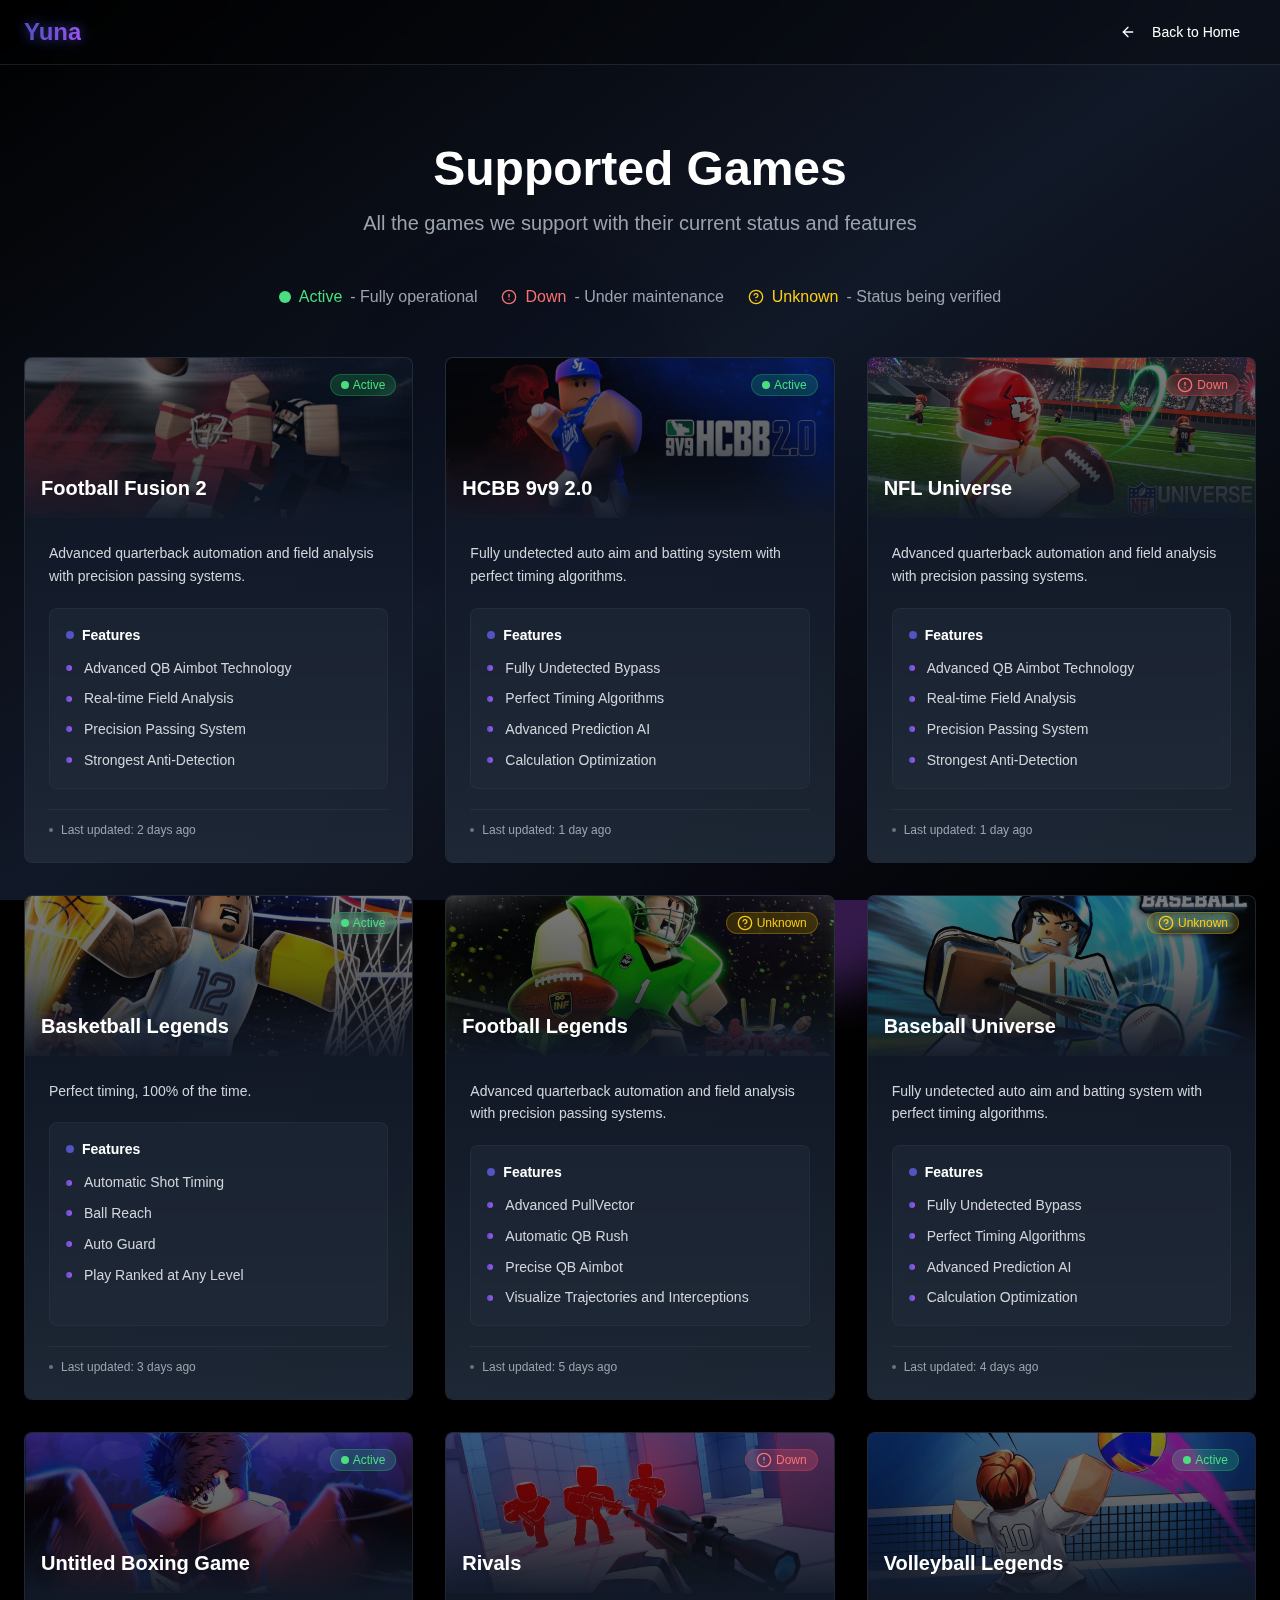
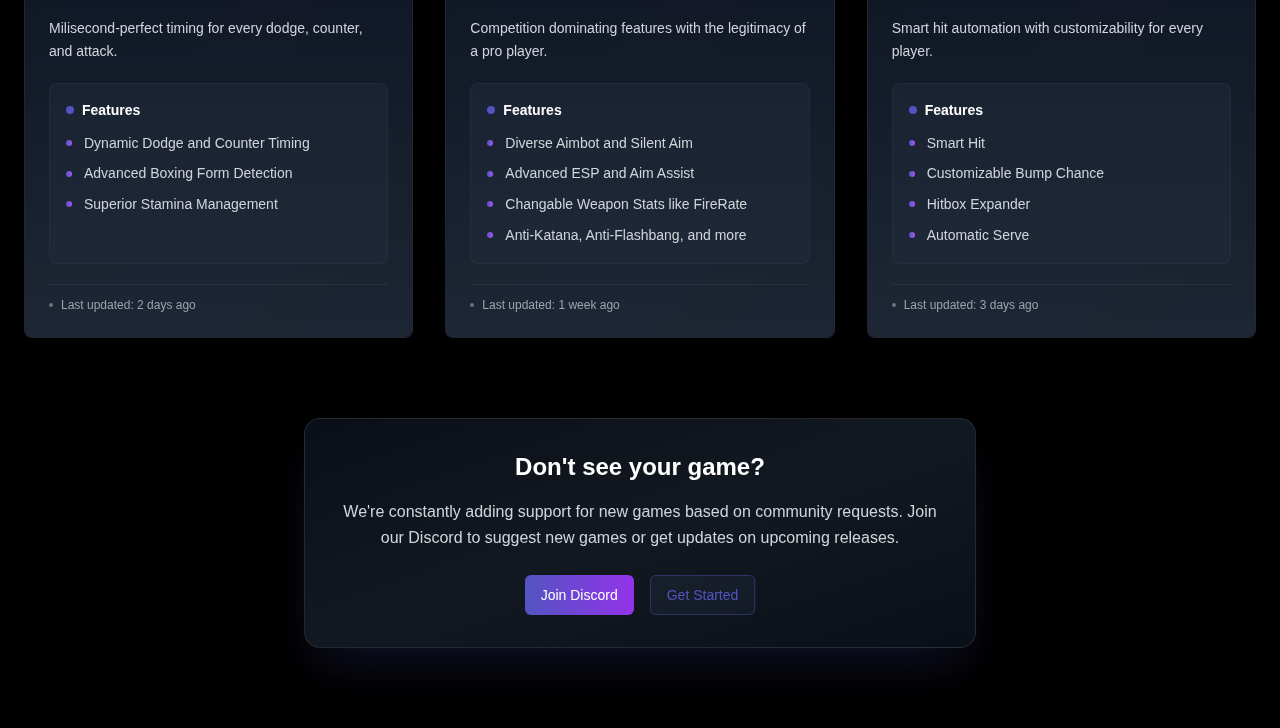
<file: games.html>
<!DOCTYPE html><html lang="en"><head>
	<meta http-equiv="Content-Type" content="text/html; charset=UTF-8"/>
<meta name="viewport" content="width=device-width, initial-scale=1"/><link rel="stylesheet" href="_next/static/css/b3931c0a1e639b8d.css" data-precedence="next"/><link rel="preload" as="script" fetchPriority="low" href="_next/static/chunks/webpack-68f22649503f8e75.js"/><script src="_next/static/chunks/4bd1b696-8870200d403e7647.js" async=""></script><script src="_next/static/chunks/684-204e5c6fe087b6ab.js" async=""></script><script src="_next/static/chunks/main-app-b9ad8866a7fc2ce6.js" async=""></script><script src="_next/static/chunks/874-f463384ef7b17ae2.js" async=""></script><script src="_next/static/chunks/app/games/page-0bb4c7d1ed277201.js" async=""></script><title>Yuna</title><meta name="description" content="The ultimate script hub. Built for performance, designed for dominance."/><script src="_next/static/chunks/polyfills-42372ed130431b0a.js" noModule=""></script></head><body><div class="min-h-screen bg-black text-white"><div class="fixed inset-0 z-0"><div class="absolute inset-0 bg-gradient-to-br from-black via-gray-900 to-black"></div><div class="absolute top-1/4 left-1/4 w-96 h-96 bg-[rgb(83,84,193)] rounded-full mix-blend-multiply filter blur-xl opacity-25 animate-float-1"></div><div class="absolute top-3/4 right-1/4 w-80 h-80 bg-purple-500 rounded-full mix-blend-multiply filter blur-xl opacity-30 animate-float-2"></div><div class="absolute bottom-1/4 left-1/2 w-72 h-72 bg-blue-500 rounded-full mix-blend-multiply filter blur-xl opacity-20 animate-float-3"></div></div><header class="relative z-50 sticky top-0 backdrop-blur-md bg-black/30 border-b border-white/10"><div class="container flex h-16 items-center justify-between px-4 md:px-6"><a class="flex items-center space-x-3" href="index.html"><span class="text-2xl font-bold bg-gradient-to-r from-[rgb(83,84,193)] via-purple-500 to-[rgb(100,84,193)] bg-[length:200%_100%] bg-clip-text text-transparent animate-gradient-shift" style="text-shadow:0 0 10px rgba(83, 84, 193, 0.3), 0 0 20px rgba(83, 84, 193, 0.2);filter:drop-shadow(0 0 8px rgba(83, 84, 193, 0.4))">Yuna</span></a><a href="index.html"><button class="inline-flex items-center justify-center gap-2 whitespace-nowrap rounded-md text-sm font-medium ring-offset-background transition-colors focus-visible:outline-none focus-visible:ring-2 focus-visible:ring-ring focus-visible:ring-offset-2 disabled:pointer-events-none disabled:opacity-50 [&amp;_svg]:pointer-events-none [&amp;_svg]:size-4 [&amp;_svg]:shrink-0 h-10 px-4 py-2 text-white hover:text-white hover:bg-white/10"><svg xmlns="http://www.w3.org/2000/svg" width="24" height="24" viewBox="0 0 24 24" fill="none" stroke="currentColor" stroke-width="2" stroke-linecap="round" stroke-linejoin="round" class="lucide lucide-arrow-left mr-2 h-4 w-4"><path d="m12 19-7-7 7-7"></path><path d="M19 12H5"></path></svg>Back to Home</button></a></div></header><div class="relative z-10 py-20"><div class="container px-4 md:px-6"><div class="text-center mb-12"><h1 class="text-4xl md:text-5xl font-bold text-white mb-4">Supported Games</h1><p class="text-xl text-gray-400 max-w-2xl mx-auto">All the games we support with their current status and features</p></div><div class="flex flex-wrap justify-center gap-6 mb-12"><div class="flex items-center space-x-2"><div class="w-3 h-3 bg-green-400 rounded-full animate-pulse"></div><span class="text-green-400 font-medium">Active</span><span class="text-gray-400">- Fully operational</span></div><div class="flex items-center space-x-2"><svg xmlns="http://www.w3.org/2000/svg" width="24" height="24" viewBox="0 0 24 24" fill="none" stroke="currentColor" stroke-width="2" stroke-linecap="round" stroke-linejoin="round" class="lucide lucide-circle-alert h-4 w-4 text-red-400"><circle cx="12" cy="12" r="10"></circle><line x1="12" x2="12" y1="8" y2="12"></line><line x1="12" x2="12.01" y1="16" y2="16"></line></svg><span class="text-red-400 font-medium">Down</span><span class="text-gray-400">- Under maintenance</span></div><div class="flex items-center space-x-2"><svg xmlns="http://www.w3.org/2000/svg" width="24" height="24" viewBox="0 0 24 24" fill="none" stroke="currentColor" stroke-width="2" stroke-linecap="round" stroke-linejoin="round" class="lucide lucide-circle-help h-4 w-4 text-yellow-400"><circle cx="12" cy="12" r="10"></circle><path d="M9.09 9a3 3 0 0 1 5.83 1c0 2-3 3-3 3"></path><path d="M12 17h.01"></path></svg><span class="text-yellow-400 font-medium">Unknown</span><span class="text-gray-400">- Status being verified</span></div></div><div class="grid gap-8 md:grid-cols-2 lg:grid-cols-2 xl:grid-cols-3"><div class="rounded-lg text-card-foreground shadow-sm relative overflow-hidden bg-gradient-to-br from-gray-900/40 via-gray-800/40 to-gray-900/40 backdrop-blur-lg border border-gray-700/50 hover:border-[rgb(83,84,193)]/60 transition-all duration-500 group hover:shadow-2xl hover:shadow-[rgb(83,84,193)]/30 hover:scale-[1.02] flex flex-col h-full"><div class="absolute inset-0 bg-gradient-to-br from-[rgb(83,84,193)]/10 to-purple-600/10 opacity-0 group-hover:opacity-100 transition-opacity duration-500"></div><div class="relative h-40 overflow-hidden"><div class="absolute inset-0 bg-cover bg-center opacity-60 group-hover:opacity-80 group-hover:scale-110 transition-all duration-700" style="background-image:url(gameimgs/FootballFusion2.png)"></div><div class="absolute inset-0 bg-gradient-to-b from-black/20 via-black/40 to-gray-900/95"></div><div class="absolute top-4 right-4"><div class="rounded-full border px-2.5 py-0.5 text-xs font-semibold transition-colors focus:outline-none focus:ring-2 focus:ring-ring focus:ring-offset-2 hover:bg-primary/80 bg-green-500/20 text-green-400 border-green-500/30 flex items-center space-x-1 backdrop-blur-sm"><div class="w-2 h-2 bg-green-400 rounded-full animate-pulse"></div><span class="capitalize font-medium">active</span></div></div><div class="absolute bottom-4 left-4 right-4"><h3 class="text-xl font-bold text-white drop-shadow-lg">Football Fusion 2</h3></div></div><div class="relative z-10 p-6 bg-gradient-to-b from-gray-900/90 to-gray-800/90 backdrop-blur-sm flex-grow flex flex-col"><div class="space-y-5 flex-grow flex flex-col"><p class="text-gray-300 text-sm leading-relaxed line-clamp-3">Advanced quarterback automation and field analysis with precision passing systems.</p><div class="bg-gray-800/50 backdrop-blur-sm rounded-lg p-4 border border-gray-700/30 flex-grow"><h4 class="text-sm font-semibold text-white mb-3 flex items-center"><div class="w-2 h-2 bg-[rgb(83,84,193)] rounded-full mr-2"></div>Features</h4><ul class="space-y-2"><li class="flex items-center space-x-3 text-sm text-gray-300"><div class="w-1.5 h-1.5 bg-gradient-to-r from-[rgb(83,84,193)] to-purple-500 rounded-full flex-shrink-0"></div><span class="leading-relaxed">Advanced QB Aimbot Technology</span></li><li class="flex items-center space-x-3 text-sm text-gray-300"><div class="w-1.5 h-1.5 bg-gradient-to-r from-[rgb(83,84,193)] to-purple-500 rounded-full flex-shrink-0"></div><span class="leading-relaxed">Real-time Field Analysis</span></li><li class="flex items-center space-x-3 text-sm text-gray-300"><div class="w-1.5 h-1.5 bg-gradient-to-r from-[rgb(83,84,193)] to-purple-500 rounded-full flex-shrink-0"></div><span class="leading-relaxed">Precision Passing System</span></li><li class="flex items-center space-x-3 text-sm text-gray-300"><div class="w-1.5 h-1.5 bg-gradient-to-r from-[rgb(83,84,193)] to-purple-500 rounded-full flex-shrink-0"></div><span class="leading-relaxed">Strongest Anti-Detection</span></li></ul></div><div class="pt-3 border-t border-gray-700/40 mt-auto"><p class="text-xs text-gray-400 flex items-center"><div class="w-1 h-1 bg-gray-500 rounded-full mr-2"></div>Last updated: <!-- -->2 days ago</p></div></div></div></div><div class="rounded-lg text-card-foreground shadow-sm relative overflow-hidden bg-gradient-to-br from-gray-900/40 via-gray-800/40 to-gray-900/40 backdrop-blur-lg border border-gray-700/50 hover:border-[rgb(83,84,193)]/60 transition-all duration-500 group hover:shadow-2xl hover:shadow-[rgb(83,84,193)]/30 hover:scale-[1.02] flex flex-col h-full"><div class="absolute inset-0 bg-gradient-to-br from-[rgb(83,84,193)]/10 to-purple-600/10 opacity-0 group-hover:opacity-100 transition-opacity duration-500"></div><div class="relative h-40 overflow-hidden"><div class="absolute inset-0 bg-cover bg-center opacity-60 group-hover:opacity-80 group-hover:scale-110 transition-all duration-700" style="background-image:url(gameimgs/HCBB.png)"></div><div class="absolute inset-0 bg-gradient-to-b from-black/20 via-black/40 to-gray-900/95"></div><div class="absolute top-4 right-4"><div class="rounded-full border px-2.5 py-0.5 text-xs font-semibold transition-colors focus:outline-none focus:ring-2 focus:ring-ring focus:ring-offset-2 hover:bg-primary/80 bg-green-500/20 text-green-400 border-green-500/30 flex items-center space-x-1 backdrop-blur-sm"><div class="w-2 h-2 bg-green-400 rounded-full animate-pulse"></div><span class="capitalize font-medium">active</span></div></div><div class="absolute bottom-4 left-4 right-4"><h3 class="text-xl font-bold text-white drop-shadow-lg">HCBB 9v9 2.0</h3></div></div><div class="relative z-10 p-6 bg-gradient-to-b from-gray-900/90 to-gray-800/90 backdrop-blur-sm flex-grow flex flex-col"><div class="space-y-5 flex-grow flex flex-col"><p class="text-gray-300 text-sm leading-relaxed line-clamp-3">Fully undetected auto aim and batting system with perfect timing algorithms.</p><div class="bg-gray-800/50 backdrop-blur-sm rounded-lg p-4 border border-gray-700/30 flex-grow"><h4 class="text-sm font-semibold text-white mb-3 flex items-center"><div class="w-2 h-2 bg-[rgb(83,84,193)] rounded-full mr-2"></div>Features</h4><ul class="space-y-2"><li class="flex items-center space-x-3 text-sm text-gray-300"><div class="w-1.5 h-1.5 bg-gradient-to-r from-[rgb(83,84,193)] to-purple-500 rounded-full flex-shrink-0"></div><span class="leading-relaxed">Fully Undetected Bypass</span></li><li class="flex items-center space-x-3 text-sm text-gray-300"><div class="w-1.5 h-1.5 bg-gradient-to-r from-[rgb(83,84,193)] to-purple-500 rounded-full flex-shrink-0"></div><span class="leading-relaxed">Perfect Timing Algorithms</span></li><li class="flex items-center space-x-3 text-sm text-gray-300"><div class="w-1.5 h-1.5 bg-gradient-to-r from-[rgb(83,84,193)] to-purple-500 rounded-full flex-shrink-0"></div><span class="leading-relaxed">Advanced Prediction AI</span></li><li class="flex items-center space-x-3 text-sm text-gray-300"><div class="w-1.5 h-1.5 bg-gradient-to-r from-[rgb(83,84,193)] to-purple-500 rounded-full flex-shrink-0"></div><span class="leading-relaxed">Calculation Optimization</span></li></ul></div><div class="pt-3 border-t border-gray-700/40 mt-auto"><p class="text-xs text-gray-400 flex items-center"><div class="w-1 h-1 bg-gray-500 rounded-full mr-2"></div>Last updated: <!-- -->1 day ago</p></div></div></div></div><div class="rounded-lg text-card-foreground shadow-sm relative overflow-hidden bg-gradient-to-br from-gray-900/40 via-gray-800/40 to-gray-900/40 backdrop-blur-lg border border-gray-700/50 hover:border-[rgb(83,84,193)]/60 transition-all duration-500 group hover:shadow-2xl hover:shadow-[rgb(83,84,193)]/30 hover:scale-[1.02] flex flex-col h-full"><div class="absolute inset-0 bg-gradient-to-br from-[rgb(83,84,193)]/10 to-purple-600/10 opacity-0 group-hover:opacity-100 transition-opacity duration-500"></div><div class="relative h-40 overflow-hidden"><div class="absolute inset-0 bg-cover bg-center opacity-60 group-hover:opacity-80 group-hover:scale-110 transition-all duration-700" style="background-image:url(gameimgs/NFLUniverse.png)"></div><div class="absolute inset-0 bg-gradient-to-b from-black/20 via-black/40 to-gray-900/95"></div><div class="absolute top-4 right-4"><div class="rounded-full border px-2.5 py-0.5 text-xs font-semibold transition-colors focus:outline-none focus:ring-2 focus:ring-ring focus:ring-offset-2 hover:bg-primary/80 bg-red-500/20 text-red-400 border-red-500/30 flex items-center space-x-1 backdrop-blur-sm"><svg xmlns="http://www.w3.org/2000/svg" width="24" height="24" viewBox="0 0 24 24" fill="none" stroke="currentColor" stroke-width="2" stroke-linecap="round" stroke-linejoin="round" class="lucide lucide-circle-alert h-4 w-4 text-red-400"><circle cx="12" cy="12" r="10"></circle><line x1="12" x2="12" y1="8" y2="12"></line><line x1="12" x2="12.01" y1="16" y2="16"></line></svg><span class="capitalize font-medium">down</span></div></div><div class="absolute bottom-4 left-4 right-4"><h3 class="text-xl font-bold text-white drop-shadow-lg">NFL Universe</h3></div></div><div class="relative z-10 p-6 bg-gradient-to-b from-gray-900/90 to-gray-800/90 backdrop-blur-sm flex-grow flex flex-col"><div class="space-y-5 flex-grow flex flex-col"><p class="text-gray-300 text-sm leading-relaxed line-clamp-3">Advanced quarterback automation and field analysis with precision passing systems.</p><div class="bg-gray-800/50 backdrop-blur-sm rounded-lg p-4 border border-gray-700/30 flex-grow"><h4 class="text-sm font-semibold text-white mb-3 flex items-center"><div class="w-2 h-2 bg-[rgb(83,84,193)] rounded-full mr-2"></div>Features</h4><ul class="space-y-2"><li class="flex items-center space-x-3 text-sm text-gray-300"><div class="w-1.5 h-1.5 bg-gradient-to-r from-[rgb(83,84,193)] to-purple-500 rounded-full flex-shrink-0"></div><span class="leading-relaxed">Advanced QB Aimbot Technology</span></li><li class="flex items-center space-x-3 text-sm text-gray-300"><div class="w-1.5 h-1.5 bg-gradient-to-r from-[rgb(83,84,193)] to-purple-500 rounded-full flex-shrink-0"></div><span class="leading-relaxed">Real-time Field Analysis</span></li><li class="flex items-center space-x-3 text-sm text-gray-300"><div class="w-1.5 h-1.5 bg-gradient-to-r from-[rgb(83,84,193)] to-purple-500 rounded-full flex-shrink-0"></div><span class="leading-relaxed">Precision Passing System</span></li><li class="flex items-center space-x-3 text-sm text-gray-300"><div class="w-1.5 h-1.5 bg-gradient-to-r from-[rgb(83,84,193)] to-purple-500 rounded-full flex-shrink-0"></div><span class="leading-relaxed">Strongest Anti-Detection</span></li></ul></div><div class="pt-3 border-t border-gray-700/40 mt-auto"><p class="text-xs text-gray-400 flex items-center"><div class="w-1 h-1 bg-gray-500 rounded-full mr-2"></div>Last updated: <!-- -->1 day ago</p></div></div></div></div><div class="rounded-lg text-card-foreground shadow-sm relative overflow-hidden bg-gradient-to-br from-gray-900/40 via-gray-800/40 to-gray-900/40 backdrop-blur-lg border border-gray-700/50 hover:border-[rgb(83,84,193)]/60 transition-all duration-500 group hover:shadow-2xl hover:shadow-[rgb(83,84,193)]/30 hover:scale-[1.02] flex flex-col h-full"><div class="absolute inset-0 bg-gradient-to-br from-[rgb(83,84,193)]/10 to-purple-600/10 opacity-0 group-hover:opacity-100 transition-opacity duration-500"></div><div class="relative h-40 overflow-hidden"><div class="absolute inset-0 bg-cover bg-center opacity-60 group-hover:opacity-80 group-hover:scale-110 transition-all duration-700" style="background-image:url(gameimgs/BasketballLegends.png)"></div><div class="absolute inset-0 bg-gradient-to-b from-black/20 via-black/40 to-gray-900/95"></div><div class="absolute top-4 right-4"><div class="rounded-full border px-2.5 py-0.5 text-xs font-semibold transition-colors focus:outline-none focus:ring-2 focus:ring-ring focus:ring-offset-2 hover:bg-primary/80 bg-green-500/20 text-green-400 border-green-500/30 flex items-center space-x-1 backdrop-blur-sm"><div class="w-2 h-2 bg-green-400 rounded-full animate-pulse"></div><span class="capitalize font-medium">active</span></div></div><div class="absolute bottom-4 left-4 right-4"><h3 class="text-xl font-bold text-white drop-shadow-lg">Basketball Legends</h3></div></div><div class="relative z-10 p-6 bg-gradient-to-b from-gray-900/90 to-gray-800/90 backdrop-blur-sm flex-grow flex flex-col"><div class="space-y-5 flex-grow flex flex-col"><p class="text-gray-300 text-sm leading-relaxed line-clamp-3">Perfect timing, 100% of the time.</p><div class="bg-gray-800/50 backdrop-blur-sm rounded-lg p-4 border border-gray-700/30 flex-grow"><h4 class="text-sm font-semibold text-white mb-3 flex items-center"><div class="w-2 h-2 bg-[rgb(83,84,193)] rounded-full mr-2"></div>Features</h4><ul class="space-y-2"><li class="flex items-center space-x-3 text-sm text-gray-300"><div class="w-1.5 h-1.5 bg-gradient-to-r from-[rgb(83,84,193)] to-purple-500 rounded-full flex-shrink-0"></div><span class="leading-relaxed">Automatic Shot Timing</span></li><li class="flex items-center space-x-3 text-sm text-gray-300"><div class="w-1.5 h-1.5 bg-gradient-to-r from-[rgb(83,84,193)] to-purple-500 rounded-full flex-shrink-0"></div><span class="leading-relaxed">Ball Reach</span></li><li class="flex items-center space-x-3 text-sm text-gray-300"><div class="w-1.5 h-1.5 bg-gradient-to-r from-[rgb(83,84,193)] to-purple-500 rounded-full flex-shrink-0"></div><span class="leading-relaxed">Auto Guard</span></li><li class="flex items-center space-x-3 text-sm text-gray-300"><div class="w-1.5 h-1.5 bg-gradient-to-r from-[rgb(83,84,193)] to-purple-500 rounded-full flex-shrink-0"></div><span class="leading-relaxed">Play Ranked at Any Level</span></li></ul></div><div class="pt-3 border-t border-gray-700/40 mt-auto"><p class="text-xs text-gray-400 flex items-center"><div class="w-1 h-1 bg-gray-500 rounded-full mr-2"></div>Last updated: <!-- -->3 days ago</p></div></div></div></div><div class="rounded-lg text-card-foreground shadow-sm relative overflow-hidden bg-gradient-to-br from-gray-900/40 via-gray-800/40 to-gray-900/40 backdrop-blur-lg border border-gray-700/50 hover:border-[rgb(83,84,193)]/60 transition-all duration-500 group hover:shadow-2xl hover:shadow-[rgb(83,84,193)]/30 hover:scale-[1.02] flex flex-col h-full"><div class="absolute inset-0 bg-gradient-to-br from-[rgb(83,84,193)]/10 to-purple-600/10 opacity-0 group-hover:opacity-100 transition-opacity duration-500"></div><div class="relative h-40 overflow-hidden"><div class="absolute inset-0 bg-cover bg-center opacity-60 group-hover:opacity-80 group-hover:scale-110 transition-all duration-700" style="background-image:url(gameimgs/FootballLegends.png)"></div><div class="absolute inset-0 bg-gradient-to-b from-black/20 via-black/40 to-gray-900/95"></div><div class="absolute top-4 right-4"><div class="rounded-full border px-2.5 py-0.5 text-xs font-semibold transition-colors focus:outline-none focus:ring-2 focus:ring-ring focus:ring-offset-2 hover:bg-primary/80 bg-yellow-500/20 text-yellow-400 border-yellow-500/30 flex items-center space-x-1 backdrop-blur-sm"><svg xmlns="http://www.w3.org/2000/svg" width="24" height="24" viewBox="0 0 24 24" fill="none" stroke="currentColor" stroke-width="2" stroke-linecap="round" stroke-linejoin="round" class="lucide lucide-circle-help h-4 w-4 text-yellow-400"><circle cx="12" cy="12" r="10"></circle><path d="M9.09 9a3 3 0 0 1 5.83 1c0 2-3 3-3 3"></path><path d="M12 17h.01"></path></svg><span class="capitalize font-medium">unknown</span></div></div><div class="absolute bottom-4 left-4 right-4"><h3 class="text-xl font-bold text-white drop-shadow-lg">Football Legends</h3></div></div><div class="relative z-10 p-6 bg-gradient-to-b from-gray-900/90 to-gray-800/90 backdrop-blur-sm flex-grow flex flex-col"><div class="space-y-5 flex-grow flex flex-col"><p class="text-gray-300 text-sm leading-relaxed line-clamp-3">Advanced quarterback automation and field analysis with precision passing systems.</p><div class="bg-gray-800/50 backdrop-blur-sm rounded-lg p-4 border border-gray-700/30 flex-grow"><h4 class="text-sm font-semibold text-white mb-3 flex items-center"><div class="w-2 h-2 bg-[rgb(83,84,193)] rounded-full mr-2"></div>Features</h4><ul class="space-y-2"><li class="flex items-center space-x-3 text-sm text-gray-300"><div class="w-1.5 h-1.5 bg-gradient-to-r from-[rgb(83,84,193)] to-purple-500 rounded-full flex-shrink-0"></div><span class="leading-relaxed">Advanced PullVector</span></li><li class="flex items-center space-x-3 text-sm text-gray-300"><div class="w-1.5 h-1.5 bg-gradient-to-r from-[rgb(83,84,193)] to-purple-500 rounded-full flex-shrink-0"></div><span class="leading-relaxed">Automatic QB Rush</span></li><li class="flex items-center space-x-3 text-sm text-gray-300"><div class="w-1.5 h-1.5 bg-gradient-to-r from-[rgb(83,84,193)] to-purple-500 rounded-full flex-shrink-0"></div><span class="leading-relaxed">Precise QB Aimbot</span></li><li class="flex items-center space-x-3 text-sm text-gray-300"><div class="w-1.5 h-1.5 bg-gradient-to-r from-[rgb(83,84,193)] to-purple-500 rounded-full flex-shrink-0"></div><span class="leading-relaxed">Visualize Trajectories and Interceptions</span></li></ul></div><div class="pt-3 border-t border-gray-700/40 mt-auto"><p class="text-xs text-gray-400 flex items-center"><div class="w-1 h-1 bg-gray-500 rounded-full mr-2"></div>Last updated: <!-- -->5 days ago</p></div></div></div></div><div class="rounded-lg text-card-foreground shadow-sm relative overflow-hidden bg-gradient-to-br from-gray-900/40 via-gray-800/40 to-gray-900/40 backdrop-blur-lg border border-gray-700/50 hover:border-[rgb(83,84,193)]/60 transition-all duration-500 group hover:shadow-2xl hover:shadow-[rgb(83,84,193)]/30 hover:scale-[1.02] flex flex-col h-full"><div class="absolute inset-0 bg-gradient-to-br from-[rgb(83,84,193)]/10 to-purple-600/10 opacity-0 group-hover:opacity-100 transition-opacity duration-500"></div><div class="relative h-40 overflow-hidden"><div class="absolute inset-0 bg-cover bg-center opacity-60 group-hover:opacity-80 group-hover:scale-110 transition-all duration-700" style="background-image:url(gameimgs/BaseballUniverse.png)"></div><div class="absolute inset-0 bg-gradient-to-b from-black/20 via-black/40 to-gray-900/95"></div><div class="absolute top-4 right-4"><div class="rounded-full border px-2.5 py-0.5 text-xs font-semibold transition-colors focus:outline-none focus:ring-2 focus:ring-ring focus:ring-offset-2 hover:bg-primary/80 bg-yellow-500/20 text-yellow-400 border-yellow-500/30 flex items-center space-x-1 backdrop-blur-sm"><svg xmlns="http://www.w3.org/2000/svg" width="24" height="24" viewBox="0 0 24 24" fill="none" stroke="currentColor" stroke-width="2" stroke-linecap="round" stroke-linejoin="round" class="lucide lucide-circle-help h-4 w-4 text-yellow-400"><circle cx="12" cy="12" r="10"></circle><path d="M9.09 9a3 3 0 0 1 5.83 1c0 2-3 3-3 3"></path><path d="M12 17h.01"></path></svg><span class="capitalize font-medium">unknown</span></div></div><div class="absolute bottom-4 left-4 right-4"><h3 class="text-xl font-bold text-white drop-shadow-lg">Baseball Universe</h3></div></div><div class="relative z-10 p-6 bg-gradient-to-b from-gray-900/90 to-gray-800/90 backdrop-blur-sm flex-grow flex flex-col"><div class="space-y-5 flex-grow flex flex-col"><p class="text-gray-300 text-sm leading-relaxed line-clamp-3">Fully undetected auto aim and batting system with perfect timing algorithms.</p><div class="bg-gray-800/50 backdrop-blur-sm rounded-lg p-4 border border-gray-700/30 flex-grow"><h4 class="text-sm font-semibold text-white mb-3 flex items-center"><div class="w-2 h-2 bg-[rgb(83,84,193)] rounded-full mr-2"></div>Features</h4><ul class="space-y-2"><li class="flex items-center space-x-3 text-sm text-gray-300"><div class="w-1.5 h-1.5 bg-gradient-to-r from-[rgb(83,84,193)] to-purple-500 rounded-full flex-shrink-0"></div><span class="leading-relaxed">Fully Undetected Bypass</span></li><li class="flex items-center space-x-3 text-sm text-gray-300"><div class="w-1.5 h-1.5 bg-gradient-to-r from-[rgb(83,84,193)] to-purple-500 rounded-full flex-shrink-0"></div><span class="leading-relaxed">Perfect Timing Algorithms</span></li><li class="flex items-center space-x-3 text-sm text-gray-300"><div class="w-1.5 h-1.5 bg-gradient-to-r from-[rgb(83,84,193)] to-purple-500 rounded-full flex-shrink-0"></div><span class="leading-relaxed">Advanced Prediction AI</span></li><li class="flex items-center space-x-3 text-sm text-gray-300"><div class="w-1.5 h-1.5 bg-gradient-to-r from-[rgb(83,84,193)] to-purple-500 rounded-full flex-shrink-0"></div><span class="leading-relaxed">Calculation Optimization</span></li></ul></div><div class="pt-3 border-t border-gray-700/40 mt-auto"><p class="text-xs text-gray-400 flex items-center"><div class="w-1 h-1 bg-gray-500 rounded-full mr-2"></div>Last updated: <!-- -->4 days ago</p></div></div></div></div><div class="rounded-lg text-card-foreground shadow-sm relative overflow-hidden bg-gradient-to-br from-gray-900/40 via-gray-800/40 to-gray-900/40 backdrop-blur-lg border border-gray-700/50 hover:border-[rgb(83,84,193)]/60 transition-all duration-500 group hover:shadow-2xl hover:shadow-[rgb(83,84,193)]/30 hover:scale-[1.02] flex flex-col h-full"><div class="absolute inset-0 bg-gradient-to-br from-[rgb(83,84,193)]/10 to-purple-600/10 opacity-0 group-hover:opacity-100 transition-opacity duration-500"></div><div class="relative h-40 overflow-hidden"><div class="absolute inset-0 bg-cover bg-center opacity-60 group-hover:opacity-80 group-hover:scale-110 transition-all duration-700" style="background-image:url(gameimgs/UntitledBoxingGame.png)"></div><div class="absolute inset-0 bg-gradient-to-b from-black/20 via-black/40 to-gray-900/95"></div><div class="absolute top-4 right-4"><div class="rounded-full border px-2.5 py-0.5 text-xs font-semibold transition-colors focus:outline-none focus:ring-2 focus:ring-ring focus:ring-offset-2 hover:bg-primary/80 bg-green-500/20 text-green-400 border-green-500/30 flex items-center space-x-1 backdrop-blur-sm"><div class="w-2 h-2 bg-green-400 rounded-full animate-pulse"></div><span class="capitalize font-medium">active</span></div></div><div class="absolute bottom-4 left-4 right-4"><h3 class="text-xl font-bold text-white drop-shadow-lg">Untitled Boxing Game</h3></div></div><div class="relative z-10 p-6 bg-gradient-to-b from-gray-900/90 to-gray-800/90 backdrop-blur-sm flex-grow flex flex-col"><div class="space-y-5 flex-grow flex flex-col"><p class="text-gray-300 text-sm leading-relaxed line-clamp-3">Milisecond-perfect timing for every dodge, counter, and attack.</p><div class="bg-gray-800/50 backdrop-blur-sm rounded-lg p-4 border border-gray-700/30 flex-grow"><h4 class="text-sm font-semibold text-white mb-3 flex items-center"><div class="w-2 h-2 bg-[rgb(83,84,193)] rounded-full mr-2"></div>Features</h4><ul class="space-y-2"><li class="flex items-center space-x-3 text-sm text-gray-300"><div class="w-1.5 h-1.5 bg-gradient-to-r from-[rgb(83,84,193)] to-purple-500 rounded-full flex-shrink-0"></div><span class="leading-relaxed">Dynamic Dodge and Counter Timing</span></li><li class="flex items-center space-x-3 text-sm text-gray-300"><div class="w-1.5 h-1.5 bg-gradient-to-r from-[rgb(83,84,193)] to-purple-500 rounded-full flex-shrink-0"></div><span class="leading-relaxed">Advanced Boxing Form Detection</span></li><li class="flex items-center space-x-3 text-sm text-gray-300"><div class="w-1.5 h-1.5 bg-gradient-to-r from-[rgb(83,84,193)] to-purple-500 rounded-full flex-shrink-0"></div><span class="leading-relaxed">Superior Stamina Management</span></li></ul></div><div class="pt-3 border-t border-gray-700/40 mt-auto"><p class="text-xs text-gray-400 flex items-center"><div class="w-1 h-1 bg-gray-500 rounded-full mr-2"></div>Last updated: <!-- -->2 days ago</p></div></div></div></div><div class="rounded-lg text-card-foreground shadow-sm relative overflow-hidden bg-gradient-to-br from-gray-900/40 via-gray-800/40 to-gray-900/40 backdrop-blur-lg border border-gray-700/50 hover:border-[rgb(83,84,193)]/60 transition-all duration-500 group hover:shadow-2xl hover:shadow-[rgb(83,84,193)]/30 hover:scale-[1.02] flex flex-col h-full"><div class="absolute inset-0 bg-gradient-to-br from-[rgb(83,84,193)]/10 to-purple-600/10 opacity-0 group-hover:opacity-100 transition-opacity duration-500"></div><div class="relative h-40 overflow-hidden"><div class="absolute inset-0 bg-cover bg-center opacity-60 group-hover:opacity-80 group-hover:scale-110 transition-all duration-700" style="background-image:url(gameimgs/Rivals.png)"></div><div class="absolute inset-0 bg-gradient-to-b from-black/20 via-black/40 to-gray-900/95"></div><div class="absolute top-4 right-4"><div class="rounded-full border px-2.5 py-0.5 text-xs font-semibold transition-colors focus:outline-none focus:ring-2 focus:ring-ring focus:ring-offset-2 hover:bg-primary/80 bg-red-500/20 text-red-400 border-red-500/30 flex items-center space-x-1 backdrop-blur-sm"><svg xmlns="http://www.w3.org/2000/svg" width="24" height="24" viewBox="0 0 24 24" fill="none" stroke="currentColor" stroke-width="2" stroke-linecap="round" stroke-linejoin="round" class="lucide lucide-circle-alert h-4 w-4 text-red-400"><circle cx="12" cy="12" r="10"></circle><line x1="12" x2="12" y1="8" y2="12"></line><line x1="12" x2="12.01" y1="16" y2="16"></line></svg><span class="capitalize font-medium">down</span></div></div><div class="absolute bottom-4 left-4 right-4"><h3 class="text-xl font-bold text-white drop-shadow-lg">Rivals</h3></div></div><div class="relative z-10 p-6 bg-gradient-to-b from-gray-900/90 to-gray-800/90 backdrop-blur-sm flex-grow flex flex-col"><div class="space-y-5 flex-grow flex flex-col"><p class="text-gray-300 text-sm leading-relaxed line-clamp-3">Competition dominating features with the legitimacy of a pro player.</p><div class="bg-gray-800/50 backdrop-blur-sm rounded-lg p-4 border border-gray-700/30 flex-grow"><h4 class="text-sm font-semibold text-white mb-3 flex items-center"><div class="w-2 h-2 bg-[rgb(83,84,193)] rounded-full mr-2"></div>Features</h4><ul class="space-y-2"><li class="flex items-center space-x-3 text-sm text-gray-300"><div class="w-1.5 h-1.5 bg-gradient-to-r from-[rgb(83,84,193)] to-purple-500 rounded-full flex-shrink-0"></div><span class="leading-relaxed">Diverse Aimbot and Silent Aim</span></li><li class="flex items-center space-x-3 text-sm text-gray-300"><div class="w-1.5 h-1.5 bg-gradient-to-r from-[rgb(83,84,193)] to-purple-500 rounded-full flex-shrink-0"></div><span class="leading-relaxed">Advanced ESP and Aim Assist</span></li><li class="flex items-center space-x-3 text-sm text-gray-300"><div class="w-1.5 h-1.5 bg-gradient-to-r from-[rgb(83,84,193)] to-purple-500 rounded-full flex-shrink-0"></div><span class="leading-relaxed">Changable Weapon Stats like FireRate</span></li><li class="flex items-center space-x-3 text-sm text-gray-300"><div class="w-1.5 h-1.5 bg-gradient-to-r from-[rgb(83,84,193)] to-purple-500 rounded-full flex-shrink-0"></div><span class="leading-relaxed">Anti-Katana, Anti-Flashbang, and more</span></li></ul></div><div class="pt-3 border-t border-gray-700/40 mt-auto"><p class="text-xs text-gray-400 flex items-center"><div class="w-1 h-1 bg-gray-500 rounded-full mr-2"></div>Last updated: <!-- -->1 week ago</p></div></div></div></div><div class="rounded-lg text-card-foreground shadow-sm relative overflow-hidden bg-gradient-to-br from-gray-900/40 via-gray-800/40 to-gray-900/40 backdrop-blur-lg border border-gray-700/50 hover:border-[rgb(83,84,193)]/60 transition-all duration-500 group hover:shadow-2xl hover:shadow-[rgb(83,84,193)]/30 hover:scale-[1.02] flex flex-col h-full"><div class="absolute inset-0 bg-gradient-to-br from-[rgb(83,84,193)]/10 to-purple-600/10 opacity-0 group-hover:opacity-100 transition-opacity duration-500"></div><div class="relative h-40 overflow-hidden"><div class="absolute inset-0 bg-cover bg-center opacity-60 group-hover:opacity-80 group-hover:scale-110 transition-all duration-700" style="background-image:url(gameimgs/VolleyballLegends.png)"></div><div class="absolute inset-0 bg-gradient-to-b from-black/20 via-black/40 to-gray-900/95"></div><div class="absolute top-4 right-4"><div class="rounded-full border px-2.5 py-0.5 text-xs font-semibold transition-colors focus:outline-none focus:ring-2 focus:ring-ring focus:ring-offset-2 hover:bg-primary/80 bg-green-500/20 text-green-400 border-green-500/30 flex items-center space-x-1 backdrop-blur-sm"><div class="w-2 h-2 bg-green-400 rounded-full animate-pulse"></div><span class="capitalize font-medium">active</span></div></div><div class="absolute bottom-4 left-4 right-4"><h3 class="text-xl font-bold text-white drop-shadow-lg">Volleyball Legends</h3></div></div><div class="relative z-10 p-6 bg-gradient-to-b from-gray-900/90 to-gray-800/90 backdrop-blur-sm flex-grow flex flex-col"><div class="space-y-5 flex-grow flex flex-col"><p class="text-gray-300 text-sm leading-relaxed line-clamp-3">Smart hit automation with customizability for every player.</p><div class="bg-gray-800/50 backdrop-blur-sm rounded-lg p-4 border border-gray-700/30 flex-grow"><h4 class="text-sm font-semibold text-white mb-3 flex items-center"><div class="w-2 h-2 bg-[rgb(83,84,193)] rounded-full mr-2"></div>Features</h4><ul class="space-y-2"><li class="flex items-center space-x-3 text-sm text-gray-300"><div class="w-1.5 h-1.5 bg-gradient-to-r from-[rgb(83,84,193)] to-purple-500 rounded-full flex-shrink-0"></div><span class="leading-relaxed">Smart Hit</span></li><li class="flex items-center space-x-3 text-sm text-gray-300"><div class="w-1.5 h-1.5 bg-gradient-to-r from-[rgb(83,84,193)] to-purple-500 rounded-full flex-shrink-0"></div><span class="leading-relaxed">Customizable Bump Chance</span></li><li class="flex items-center space-x-3 text-sm text-gray-300"><div class="w-1.5 h-1.5 bg-gradient-to-r from-[rgb(83,84,193)] to-purple-500 rounded-full flex-shrink-0"></div><span class="leading-relaxed">Hitbox Expander</span></li><li class="flex items-center space-x-3 text-sm text-gray-300"><div class="w-1.5 h-1.5 bg-gradient-to-r from-[rgb(83,84,193)] to-purple-500 rounded-full flex-shrink-0"></div><span class="leading-relaxed">Automatic Serve</span></li></ul></div><div class="pt-3 border-t border-gray-700/40 mt-auto"><p class="text-xs text-gray-400 flex items-center"><div class="w-1 h-1 bg-gray-500 rounded-full mr-2"></div>Last updated: <!-- -->3 days ago</p></div></div></div></div></div><div class="text-center mt-20"><div class="bg-gradient-to-br from-gray-900/60 via-gray-800/60 to-gray-900/60 backdrop-blur-xl border border-gray-700/50 rounded-2xl p-8 max-w-2xl mx-auto shadow-2xl shadow-[rgb(83,84,193)]/20 hover:shadow-[rgb(83,84,193)]/30 transition-all duration-500"><h3 class="text-2xl font-bold text-white mb-4">Don&#x27;t see your game?</h3><p class="text-gray-300 mb-6 leading-relaxed">We&#x27;re constantly adding support for new games based on community requests. Join our Discord to suggest new games or get updates on upcoming releases.</p><div class="flex flex-col sm:flex-row gap-4 justify-center"><a href="https://discord.gg/64STDEJsSp"><button class="inline-flex items-center justify-center gap-2 whitespace-nowrap rounded-md text-sm ring-offset-background transition-colors focus-visible:outline-none focus-visible:ring-2 focus-visible:ring-ring focus-visible:ring-offset-2 disabled:pointer-events-none disabled:opacity-50 [&amp;_svg]:pointer-events-none [&amp;_svg]:size-4 [&amp;_svg]:shrink-0 bg-primary hover:bg-primary/90 h-10 px-4 py-2 bg-gradient-to-r from-[rgb(83,84,193)] to-purple-600 hover:from-[rgb(93,94,203)] hover:to-purple-700 text-white font-medium">Join Discord</button></a><a href="purchase.html"><button class="inline-flex items-center justify-center gap-2 whitespace-nowrap rounded-md text-sm font-medium ring-offset-background transition-colors focus-visible:outline-none focus-visible:ring-2 focus-visible:ring-ring focus-visible:ring-offset-2 disabled:pointer-events-none disabled:opacity-50 [&amp;_svg]:pointer-events-none [&amp;_svg]:size-4 [&amp;_svg]:shrink-0 border h-10 px-4 py-2 border-[rgb(83,84,193)]/40 text-[rgb(83,84,193)] hover:text-[rgb(83,84,193)] hover:bg-[rgb(83,84,193)]/10 bg-transparent backdrop-blur-sm">Get Started</button></a></div></div></div></div></div></div><script src="_next/static/chunks/webpack-68f22649503f8e75.js" async=""></script><script>(self.__next_f=self.__next_f||[]).push([0])</script><script>self.__next_f.push([1,"1:\"$Sreact.fragment\"\n2:I[7555,[],\"\"]\n3:I[1295,[],\"\"]\n4:I[6874,[\"874\",\"static/chunks/874-f463384ef7b17ae2.js\",\"730\",\"static/chunks/app/games/page-0bb4c7d1ed277201.js\"],\"\"]\n5:I[9665,[],\"OutletBoundary\"]\n8:I[9665,[],\"ViewportBoundary\"]\na:I[9665,[],\"MetadataBoundary\"]\nc:I[6614,[],\"\"]\n:HL[\"/_next/static/css/b3931c0a1e639b8d.css\",\"style\"]\n"])</script><script>self.__next_f.push([1,"0:{\"P\":null,\"b\":\"tiSBEE6Vm3-iN01HIiP-j\",\"p\":\"\",\"c\":[\"\",\"games\"],\"i\":false,\"f\":[[[\"\",{\"children\":[\"games\",{\"children\":[\"__PAGE__\",{}]}]},\"$undefined\",\"$undefined\",true],[\"\",[\"$\",\"$1\",\"c\",{\"children\":[[[\"$\",\"link\",\"0\",{\"rel\":\"stylesheet\",\"href\":\"/_next/static/css/b3931c0a1e639b8d.css\",\"precedence\":\"next\",\"crossOrigin\":\"$undefined\",\"nonce\":\"$undefined\"}]],[\"$\",\"html\",null,{\"lang\":\"en\",\"children\":[\"$\",\"body\",null,{\"children\":[\"$\",\"$L2\",null,{\"parallelRouterKey\":\"children\",\"error\":\"$undefined\",\"errorStyles\":\"$undefined\",\"errorScripts\":\"$undefined\",\"template\":[\"$\",\"$L3\",null,{}],\"templateStyles\":\"$undefined\",\"templateScripts\":\"$undefined\",\"notFound\":[[[\"$\",\"title\",null,{\"children\":\"404: This page could not be found.\"}],[\"$\",\"div\",null,{\"style\":{\"fontFamily\":\"system-ui,\\\"Segoe UI\\\",Roboto,Helvetica,Arial,sans-serif,\\\"Apple Color Emoji\\\",\\\"Segoe UI Emoji\\\"\",\"height\":\"100vh\",\"textAlign\":\"center\",\"display\":\"flex\",\"flexDirection\":\"column\",\"alignItems\":\"center\",\"justifyContent\":\"center\"},\"children\":[\"$\",\"div\",null,{\"children\":[[\"$\",\"style\",null,{\"dangerouslySetInnerHTML\":{\"__html\":\"body{color:#000;background:#fff;margin:0}.next-error-h1{border-right:1px solid rgba(0,0,0,.3)}@media (prefers-color-scheme:dark){body{color:#fff;background:#000}.next-error-h1{border-right:1px solid rgba(255,255,255,.3)}}\"}}],[\"$\",\"h1\",null,{\"className\":\"next-error-h1\",\"style\":{\"display\":\"inline-block\",\"margin\":\"0 20px 0 0\",\"padding\":\"0 23px 0 0\",\"fontSize\":24,\"fontWeight\":500,\"verticalAlign\":\"top\",\"lineHeight\":\"49px\"},\"children\":404}],[\"$\",\"div\",null,{\"style\":{\"display\":\"inline-block\"},\"children\":[\"$\",\"h2\",null,{\"style\":{\"fontSize\":14,\"fontWeight\":400,\"lineHeight\":\"49px\",\"margin\":0},\"children\":\"This page could not be found.\"}]}]]}]}]],[]],\"forbidden\":\"$undefined\",\"unauthorized\":\"$undefined\"}]}]}]]}],{\"children\":[\"games\",[\"$\",\"$1\",\"c\",{\"children\":[null,[\"$\",\"$L2\",null,{\"parallelRouterKey\":\"children\",\"error\":\"$undefined\",\"errorStyles\":\"$undefined\",\"errorScripts\":\"$undefined\",\"template\":[\"$\",\"$L3\",null,{}],\"templateStyles\":\"$undefined\",\"templateScripts\":\"$undefined\",\"notFound\":\"$undefined\",\"forbidden\":\"$undefined\",\"unauthorized\":\"$undefined\"}]]}],{\"children\":[\"__PAGE__\",[\"$\",\"$1\",\"c\",{\"children\":[[\"$\",\"div\",null,{\"className\":\"min-h-screen bg-black text-white\",\"children\":[[\"$\",\"div\",null,{\"className\":\"fixed inset-0 z-0\",\"children\":[[\"$\",\"div\",null,{\"className\":\"absolute inset-0 bg-gradient-to-br from-black via-gray-900 to-black\"}],[\"$\",\"div\",null,{\"className\":\"absolute top-1/4 left-1/4 w-96 h-96 bg-[rgb(83,84,193)] rounded-full mix-blend-multiply filter blur-xl opacity-25 animate-float-1\"}],[\"$\",\"div\",null,{\"className\":\"absolute top-3/4 right-1/4 w-80 h-80 bg-purple-500 rounded-full mix-blend-multiply filter blur-xl opacity-30 animate-float-2\"}],[\"$\",\"div\",null,{\"className\":\"absolute bottom-1/4 left-1/2 w-72 h-72 bg-blue-500 rounded-full mix-blend-multiply filter blur-xl opacity-20 animate-float-3\"}]]}],[\"$\",\"header\",null,{\"className\":\"relative z-50 sticky top-0 backdrop-blur-md bg-black/30 border-b border-white/10\",\"children\":[\"$\",\"div\",null,{\"className\":\"container flex h-16 items-center justify-between px-4 md:px-6\",\"children\":[[\"$\",\"$L4\",null,{\"href\":\"/\",\"className\":\"flex items-center space-x-3\",\"children\":[\"$\",\"span\",null,{\"className\":\"text-2xl font-bold bg-gradient-to-r from-[rgb(83,84,193)] via-purple-500 to-[rgb(100,84,193)] bg-[length:200%_100%] bg-clip-text text-transparent animate-gradient-shift\",\"style\":{\"textShadow\":\"0 0 10px rgba(83, 84, 193, 0.3), 0 0 20px rgba(83, 84, 193, 0.2)\",\"filter\":\"drop-shadow(0 0 8px rgba(83, 84, 193, 0.4))\"},\"children\":\"Yuna\"}]}],[\"$\",\"$L4\",null,{\"href\":\"/\",\"children\":[\"$\",\"button\",null,{\"className\":\"inline-flex items-center justify-center gap-2 whitespace-nowrap rounded-md text-sm font-medium ring-offset-background transition-colors focus-visible:outline-none focus-visible:ring-2 focus-visible:ring-ring focus-visible:ring-offset-2 disabled:pointer-events-none disabled:opacity-50 [\u0026_svg]:pointer-events-none [\u0026_svg]:size-4 [\u0026_svg]:shrink-0 h-10 px-4 py-2 text-white hover:text-white hover:bg-white/10\",\"ref\":\"$undefined\",\"children\":[[\"$\",\"svg\",null,{\"ref\":\"$undefined\",\"xmlns\":\"http://www.w3.org/2000/svg\",\"width\":24,\"height\":24,\"viewBox\":\"0 0 24 24\",\"fill\":\"none\",\"stroke\":\"currentColor\",\"strokeWidth\":2,\"strokeLinecap\":\"round\",\"strokeLinejoin\":\"round\",\"className\":\"lucide lucide-arrow-left mr-2 h-4 w-4\",\"children\":[[\"$\",\"path\",\"1l729n\",{\"d\":\"m12 19-7-7 7-7\"}],[\"$\",\"path\",\"x3x0zl\",{\"d\":\"M19 12H5\"}],\"$undefined\"]}],\"Back to Home\"]}]}]]}]}],[\"$\",\"div\",null,{\"className\":\"relative z-10 py-20\",\"children\":[\"$\",\"div\",null,{\"className\":\"container px-4 md:px-6\",\"children\":[[\"$\",\"div\",null,{\"className\":\"text-center mb-12\",\"children\":[[\"$\",\"h1\",null,{\"className\":\"text-4xl md:text-5xl font-bold text-white mb-4\",\"children\":\"Supported Games\"}],[\"$\",\"p\",null,{\"className\":\"text-xl text-gray-400 max-w-2xl mx-auto\",\"children\":\"All the games we support with their current status and features\"}]]}],[\"$\",\"div\",null,{\"className\":\"flex flex-wrap justify-center gap-6 mb-12\",\"children\":[[\"$\",\"div\",null,{\"className\":\"flex items-center space-x-2\",\"children\":[[\"$\",\"div\",null,{\"className\":\"w-3 h-3 bg-green-400 rounded-full animate-pulse\"}],[\"$\",\"span\",null,{\"className\":\"text-green-400 font-medium\",\"children\":\"Active\"}],[\"$\",\"span\",null,{\"className\":\"text-gray-400\",\"children\":\"- Fully operational\"}]]}],[\"$\",\"div\",null,{\"className\":\"flex items-center space-x-2\",\"children\":[[\"$\",\"svg\",null,{\"ref\":\"$undefined\",\"xmlns\":\"http://www.w3.org/2000/svg\",\"width\":24,\"height\":24,\"viewBox\":\"0 0 24 24\",\"fill\":\"none\",\"stroke\":\"currentColor\",\"strokeWidth\":2,\"strokeLinecap\":\"round\",\"strokeLinejoin\":\"round\",\"className\":\"lucide lucide-circle-alert h-4 w-4 text-red-400\",\"children\":[[\"$\",\"circle\",\"1mglay\",{\"cx\":\"12\",\"cy\":\"12\",\"r\":\"10\"}],[\"$\",\"line\",\"1pkeuh\",{\"x1\":\"12\",\"x2\":\"12\",\"y1\":\"8\",\"y2\":\"12\"}],[\"$\",\"line\",\"4dfq90\",{\"x1\":\"12\",\"x2\":\"12.01\",\"y1\":\"16\",\"y2\":\"16\"}],\"$undefined\"]}],[\"$\",\"span\",null,{\"className\":\"text-red-400 font-medium\",\"children\":\"Down\"}],[\"$\",\"span\",null,{\"className\":\"text-gray-400\",\"children\":\"- Under maintenance\"}]]}],[\"$\",\"div\",null,{\"className\":\"flex items-center space-x-2\",\"children\":[[\"$\",\"svg\",null,{\"ref\":\"$undefined\",\"xmlns\":\"http://www.w3.org/2000/svg\",\"width\":24,\"height\":24,\"viewBox\":\"0 0 24 24\",\"fill\":\"none\",\"stroke\":\"currentColor\",\"strokeWidth\":2,\"strokeLinecap\":\"round\",\"strokeLinejoin\":\"round\",\"className\":\"lucide lucide-circle-help h-4 w-4 text-yellow-400\",\"children\":[[\"$\",\"circle\",\"1mglay\",{\"cx\":\"12\",\"cy\":\"12\",\"r\":\"10\"}],[\"$\",\"path\",\"1u773s\",{\"d\":\"M9.09 9a3 3 0 0 1 5.83 1c0 2-3 3-3 3\"}],[\"$\",\"path\",\"p32p05\",{\"d\":\"M12 17h.01\"}],\"$undefined\"]}],[\"$\",\"span\",null,{\"className\":\"text-yellow-400 font-medium\",\"children\":\"Unknown\"}],[\"$\",\"span\",null,{\"className\":\"text-gray-400\",\"children\":\"- Status being verified\"}]]}]]}],[\"$\",\"div\",null,{\"className\":\"grid gap-8 md:grid-cols-2 lg:grid-cols-2 xl:grid-cols-3\",\"children\":[[\"$\",\"div\",\"0\",{\"ref\":\"$undefined\",\"className\":\"rounded-lg text-card-foreground shadow-sm relative overflow-hidden bg-gradient-to-br from-gray-900/40 via-gray-800/40 to-gray-900/40 backdrop-blur-lg border border-gray-700/50 hover:border-[rgb(83,84,193)]/60 transition-all duration-500 group hover:shadow-2xl hover:shadow-[rgb(83,84,193)]/30 hover:scale-[1.02] flex flex-col h-full\",\"children\":[[\"$\",\"div\",null,{\"className\":\"absolute inset-0 bg-gradient-to-br from-[rgb(83,84,193)]/10 to-purple-600/10 opacity-0 group-hover:opacity-100 transition-opacity duration-500\"}],[\"$\",\"div\",null,{\"className\":\"relative h-40 overflow-hidden\",\"children\":[[\"$\",\"div\",null,{\"className\":\"absolute inset-0 bg-cover bg-center opacity-60 group-hover:opacity-80 group-hover:scale-110 transition-all duration-700\",\"style\":{\"backgroundImage\":\"url(gameimgs/FootballFusion2.png)\"}}],[\"$\",\"div\",null,{\"className\":\"absolute inset-0 bg-gradient-to-b from-black/20 via-black/40 to-gray-900/95\"}],[\"$\",\"div\",null,{\"className\":\"absolute top-4 right-4\",\"children\":[\"$\",\"div\",null,{\"className\":\"rounded-full border px-2.5 py-0.5 text-xs font-semibold transition-colors focus:outline-none focus:ring-2 focus:ring-ring focus:ring-offset-2 hover:bg-primary/80 bg-green-500/20 text-green-400 border-green-500/30 flex items-center space-x-1 backdrop-blur-sm\",\"children\":[[\"$\",\"div\",null,{\"className\":\"w-2 h-2 bg-green-400 rounded-full animate-pulse\"}],[\"$\",\"span\",null,{\"className\":\"capitalize font-medium\",\"children\":\"active\"}]]}]}],[\"$\",\"div\",null,{\"className\":\"absolute bottom-4 left-4 right-4\",\"children\":[\"$\",\"h3\",null,{\"className\":\"text-xl font-bold text-white drop-shadow-lg\",\"children\":\"Football Fusion 2\"}]}]]}],[\"$\",\"div\",null,{\"ref\":\"$undefined\",\"className\":\"relative z-10 p-6 bg-gradient-to-b from-gray-900/90 to-gray-800/90 backdrop-blur-sm flex-grow flex flex-col\",\"children\":[\"$\",\"div\",null,{\"className\":\"space-y-5 flex-grow flex flex-col\",\"children\":[[\"$\",\"p\",null,{\"className\":\"text-gray-300 text-sm leading-relaxed line-clamp-3\",\"children\":\"Advanced quarterback automation and field analysis with precision passing systems.\"}],[\"$\",\"div\",null,{\"className\":\"bg-gray-800/50 backdrop-blur-sm rounded-lg p-4 border border-gray-700/30 flex-grow\",\"children\":[[\"$\",\"h4\",null,{\"className\":\"text-sm font-semibold text-white mb-3 flex items-center\",\"children\":[[\"$\",\"div\",null,{\"className\":\"w-2 h-2 bg-[rgb(83,84,193)] rounded-full mr-2\"}],\"Features\"]}],[\"$\",\"ul\",null,{\"className\":\"space-y-2\",\"children\":[[\"$\",\"li\",\"0\",{\"className\":\"flex items-center space-x-3 text-sm text-gray-300\",\"children\":[[\"$\",\"div\",null,{\"className\":\"w-1.5 h-1.5 bg-gradient-to-r from-[rgb(83,84,193)] to-purple-500 rounded-full flex-shrink-0\"}],[\"$\",\"span\",null,{\"className\":\"leading-relaxed\",\"children\":\"Advanced QB Aimbot Technology\"}]]}],[\"$\",\"li\",\"1\",{\"className\":\"flex items-center space-x-3 text-sm text-gray-300\",\"children\":[[\"$\",\"div\",null,{\"className\":\"w-1.5 h-1.5 bg-gradient-to-r from-[rgb(83,84,193)] to-purple-500 rounded-full flex-shrink-0\"}],[\"$\",\"span\",null,{\"className\":\"leading-relaxed\",\"children\":\"Real-time Field Analysis\"}]]}],[\"$\",\"li\",\"2\",{\"className\":\"flex items-center space-x-3 text-sm text-gray-300\",\"children\":[[\"$\",\"div\",null,{\"className\":\"w-1.5 h-1.5 bg-gradient-to-r from-[rgb(83,84,193)] to-purple-500 rounded-full flex-shrink-0\"}],[\"$\",\"span\",null,{\"className\":\"leading-relaxed\",\"children\":\"Precision Passing System\"}]]}],[\"$\",\"li\",\"3\",{\"className\":\"flex items-center space-x-3 text-sm text-gray-300\",\"children\":[[\"$\",\"div\",null,{\"className\":\"w-1.5 h-1.5 bg-gradient-to-r from-[rgb(83,84,193)] to-purple-500 rounded-full flex-shrink-0\"}],[\"$\",\"span\",null,{\"className\":\"leading-relaxed\",\"children\":\"Strongest Anti-Detection\"}]]}]]}]]}],[\"$\",\"div\",null,{\"className\":\"pt-3 border-t border-gray-700/40 mt-auto\",\"children\":[\"$\",\"p\",null,{\"className\":\"text-xs text-gray-400 flex items-center\",\"children\":[[\"$\",\"div\",null,{\"className\":\"w-1 h-1 bg-gray-500 rounded-full mr-2\"}],\"Last updated: \",\"2 days ago\"]}]}]]}]}]]}],[\"$\",\"div\",\"1\",{\"ref\":\"$undefined\",\"className\":\"rounded-lg text-card-foreground shadow-sm relative overflow-hidden bg-gradient-to-br from-gray-900/40 via-gray-800/40 to-gray-900/40 backdrop-blur-lg border border-gray-700/50 hover:border-[rgb(83,84,193)]/60 transition-all duration-500 group hover:shadow-2xl hover:shadow-[rgb(83,84,193)]/30 hover:scale-[1.02] flex flex-col h-full\",\"children\":[[\"$\",\"div\",null,{\"className\":\"absolute inset-0 bg-gradient-to-br from-[rgb(83,84,193)]/10 to-purple-600/10 opacity-0 group-hover:opacity-100 transition-opacity duration-500\"}],[\"$\",\"div\",null,{\"className\":\"relative h-40 overflow-hidden\",\"children\":[[\"$\",\"div\",null,{\"className\":\"absolute inset-0 bg-cover bg-center opacity-60 group-hover:opacity-80 group-hover:scale-110 transition-all duration-700\",\"style\":{\"backgroundImage\":\"url(gameimgs/HCBB.png)\"}}],[\"$\",\"div\",null,{\"className\":\"absolute inset-0 bg-gradient-to-b from-black/20 via-black/40 to-gray-900/95\"}],[\"$\",\"div\",null,{\"className\":\"absolute top-4 right-4\",\"children\":[\"$\",\"div\",null,{\"className\":\"rounded-full border px-2.5 py-0.5 text-xs font-semibold transition-colors focus:outline-none focus:ring-2 focus:ring-ring focus:ring-offset-2 hover:bg-primary/80 bg-green-500/20 text-green-400 border-green-500/30 flex items-center space-x-1 backdrop-blur-sm\",\"children\":[[\"$\",\"div\",null,{\"className\":\"w-2 h-2 bg-green-400 rounded-full animate-pulse\"}],[\"$\",\"span\",null,{\"className\":\"capitalize font-medium\",\"children\":\"active\"}]]}]}],[\"$\",\"div\",null,{\"className\":\"absolute bottom-4 left-4 right-4\",\"children\":[\"$\",\"h3\",null,{\"className\":\"text-xl font-bold text-white drop-shadow-lg\",\"children\":\"HCBB 9v9 2.0\"}]}]]}],[\"$\",\"div\",null,{\"ref\":\"$undefined\",\"className\":\"relative z-10 p-6 bg-gradient-to-b from-gray-900/90 to-gray-800/90 backdrop-blur-sm flex-grow flex flex-col\",\"children\":[\"$\",\"div\",null,{\"className\":\"space-y-5 flex-grow flex flex-col\",\"children\":[[\"$\",\"p\",null,{\"className\":\"text-gray-300 text-sm leading-relaxed line-clamp-3\",\"children\":\"Fully undetected auto aim and batting system with perfect timing algorithms.\"}],[\"$\",\"div\",null,{\"className\":\"bg-gray-800/50 backdrop-blur-sm rounded-lg p-4 border border-gray-700/30 flex-grow\",\"children\":[[\"$\",\"h4\",null,{\"className\":\"text-sm font-semibold text-white mb-3 flex items-center\",\"children\":[[\"$\",\"div\",null,{\"className\":\"w-2 h-2 bg-[rgb(83,84,193)] rounded-full mr-2\"}],\"Features\"]}],[\"$\",\"ul\",null,{\"className\":\"space-y-2\",\"children\":[[\"$\",\"li\",\"0\",{\"className\":\"flex items-center space-x-3 text-sm text-gray-300\",\"children\":[[\"$\",\"div\",null,{\"className\":\"w-1.5 h-1.5 bg-gradient-to-r from-[rgb(83,84,193)] to-purple-500 rounded-full flex-shrink-0\"}],[\"$\",\"span\",null,{\"className\":\"leading-relaxed\",\"children\":\"Fully Undetected Bypass\"}]]}],[\"$\",\"li\",\"1\",{\"className\":\"flex items-center space-x-3 text-sm text-gray-300\",\"children\":[[\"$\",\"div\",null,{\"className\":\"w-1.5 h-1.5 bg-gradient-to-r from-[rgb(83,84,193)] to-purple-500 rounded-full flex-shrink-0\"}],[\"$\",\"span\",null,{\"className\":\"leading-relaxed\",\"children\":\"Perfect Timing Algorithms\"}]]}],[\"$\",\"li\",\"2\",{\"className\":\"flex items-center space-x-3 text-sm text-gray-300\",\"children\":[[\"$\",\"div\",null,{\"className\":\"w-1.5 h-1.5 bg-gradient-to-r from-[rgb(83,84,193)] to-purple-500 rounded-full flex-shrink-0\"}],[\"$\",\"span\",null,{\"className\":\"leading-relaxed\",\"children\":\"Advanced Prediction AI\"}]]}],[\"$\",\"li\",\"3\",{\"className\":\"flex items-center space-x-3 text-sm text-gray-300\",\"children\":[[\"$\",\"div\",null,{\"className\":\"w-1.5 h-1.5 bg-gradient-to-r from-[rgb(83,84,193)] to-purple-500 rounded-full flex-shrink-0\"}],[\"$\",\"span\",null,{\"className\":\"leading-relaxed\",\"children\":\"Calculation Optimization\"}]]}]]}]]}],[\"$\",\"div\",null,{\"className\":\"pt-3 border-t border-gray-700/40 mt-auto\",\"children\":[\"$\",\"p\",null,{\"className\":\"text-xs text-gray-400 flex items-center\",\"children\":[[\"$\",\"div\",null,{\"className\":\"w-1 h-1 bg-gray-500 rounded-full mr-2\"}],\"Last updated: \",\"1 day ago\"]}]}]]}]}]]}],[\"$\",\"div\",\"2\",{\"ref\":\"$undefined\",\"className\":\"rounded-lg text-card-foreground shadow-sm relative overflow-hidden bg-gradient-to-br from-gray-900/40 via-gray-800/40 to-gray-900/40 backdrop-blur-lg border border-gray-700/50 hover:border-[rgb(83,84,193)]/60 transition-all duration-500 group hover:shadow-2xl hover:shadow-[rgb(83,84,193)]/30 hover:scale-[1.02] flex flex-col h-full\",\"children\":[[\"$\",\"div\",null,{\"className\":\"absolute inset-0 bg-gradient-to-br from-[rgb(83,84,193)]/10 to-purple-600/10 opacity-0 group-hover:opacity-100 transition-opacity duration-500\"}],[\"$\",\"div\",null,{\"className\":\"relative h-40 overflow-hidden\",\"children\":[[\"$\",\"div\",null,{\"className\":\"absolute inset-0 bg-cover bg-center opacity-60 group-hover:opacity-80 group-hover:scale-110 transition-all duration-700\",\"style\":{\"backgroundImage\":\"url(gameimgs/NFLUniverse.png)\"}}],[\"$\",\"div\",null,{\"className\":\"absolute inset-0 bg-gradient-to-b from-black/20 via-black/40 to-gray-900/95\"}],[\"$\",\"div\",null,{\"className\":\"absolute top-4 right-4\",\"children\":[\"$\",\"div\",null,{\"className\":\"rounded-full border px-2.5 py-0.5 text-xs font-semibold transition-colors focus:outline-none focus:ring-2 focus:ring-ring focus:ring-offset-2 hover:bg-primary/80 bg-red-500/20 text-red-400 border-red-500/30 flex items-center space-x-1 backdrop-blur-sm\",\"children\":[[\"$\",\"svg\",null,{\"ref\":\"$undefined\",\"xmlns\":\"http://www.w3.org/2000/svg\",\"width\":24,\"height\":24,\"viewBox\":\"0 0 24 24\",\"fill\":\"none\",\"stroke\":\"currentColor\",\"strokeWidth\":2,\"strokeLinecap\":\"round\",\"strokeLinejoin\":\"round\",\"className\":\"lucide lucide-circle-alert h-4 w-4 text-red-400\",\"children\":[[\"$\",\"circle\",\"1mglay\",{\"cx\":\"12\",\"cy\":\"12\",\"r\":\"10\"}],[\"$\",\"line\",\"1pkeuh\",{\"x1\":\"12\",\"x2\":\"12\",\"y1\":\"8\",\"y2\":\"12\"}],[\"$\",\"line\",\"4dfq90\",{\"x1\":\"12\",\"x2\":\"12.01\",\"y1\":\"16\",\"y2\":\"16\"}],\"$undefined\"]}],[\"$\",\"span\",null,{\"className\":\"capitalize font-medium\",\"children\":\"down\"}]]}]}],[\"$\",\"div\",null,{\"className\":\"absolute bottom-4 left-4 right-4\",\"children\":[\"$\",\"h3\",null,{\"className\":\"text-xl font-bold text-white drop-shadow-lg\",\"children\":\"NFL Universe\"}]}]]}],[\"$\",\"div\",null,{\"ref\":\"$undefined\",\"className\":\"relative z-10 p-6 bg-gradient-to-b from-gray-900/90 to-gray-800/90 backdrop-blur-sm flex-grow flex flex-col\",\"children\":[\"$\",\"div\",null,{\"className\":\"space-y-5 flex-grow flex flex-col\",\"children\":[[\"$\",\"p\",null,{\"className\":\"text-gray-300 text-sm leading-relaxed line-clamp-3\",\"children\":\"Advanced quarterback automation and field analysis with precision passing systems.\"}],[\"$\",\"div\",null,{\"className\":\"bg-gray-800/50 backdrop-blur-sm rounded-lg p-4 border border-gray-700/30 flex-grow\",\"children\":[[\"$\",\"h4\",null,{\"className\":\"text-sm font-semibold text-white mb-3 flex items-center\",\"children\":[[\"$\",\"div\",null,{\"className\":\"w-2 h-2 bg-[rgb(83,84,193)] rounded-full mr-2\"}],\"Features\"]}],[\"$\",\"ul\",null,{\"className\":\"space-y-2\",\"children\":[[\"$\",\"li\",\"0\",{\"className\":\"flex items-center space-x-3 text-sm text-gray-300\",\"children\":[[\"$\",\"div\",null,{\"className\":\"w-1.5 h-1.5 bg-gradient-to-r from-[rgb(83,84,193)] to-purple-500 rounded-full flex-shrink-0\"}],[\"$\",\"span\",null,{\"className\":\"leading-relaxed\",\"children\":\"Advanced QB Aimbot Technology\"}]]}],[\"$\",\"li\",\"1\",{\"className\":\"flex items-center space-x-3 text-sm text-gray-300\",\"children\":[[\"$\",\"div\",null,{\"className\":\"w-1.5 h-1.5 bg-gradient-to-r from-[rgb(83,84,193)] to-purple-500 rounded-full flex-shrink-0\"}],[\"$\",\"span\",null,{\"className\":\"leading-relaxed\",\"children\":\"Real-time Field Analysis\"}]]}],[\"$\",\"li\",\"2\",{\"className\":\"flex items-center space-x-3 text-sm text-gray-300\",\"children\":[[\"$\",\"div\",null,{\"className\":\"w-1.5 h-1.5 bg-gradient-to-r from-[rgb(83,84,193)] to-purple-500 rounded-full flex-shrink-0\"}],[\"$\",\"span\",null,{\"className\":\"leading-relaxed\",\"children\":\"Precision Passing System\"}]]}],[\"$\",\"li\",\"3\",{\"className\":\"flex items-center space-x-3 text-sm text-gray-300\",\"children\":[[\"$\",\"div\",null,{\"className\":\"w-1.5 h-1.5 bg-gradient-to-r from-[rgb(83,84,193)] to-purple-500 rounded-full flex-shrink-0\"}],[\"$\",\"span\",null,{\"className\":\"leading-relaxed\",\"children\":\"Strongest Anti-Detection\"}]]}]]}]]}],[\"$\",\"div\",null,{\"className\":\"pt-3 border-t border-gray-700/40 mt-auto\",\"children\":[\"$\",\"p\",null,{\"className\":\"text-xs text-gray-400 flex items-center\",\"children\":[[\"$\",\"div\",null,{\"className\":\"w-1 h-1 bg-gray-500 rounded-full mr-2\"}],\"Last updated: \",\"1 day ago\"]}]}]]}]}]]}],[\"$\",\"div\",\"3\",{\"ref\":\"$undefined\",\"className\":\"rounded-lg text-card-foreground shadow-sm relative overflow-hidden bg-gradient-to-br from-gray-900/40 via-gray-800/40 to-gray-900/40 backdrop-blur-lg border border-gray-700/50 hover:border-[rgb(83,84,193)]/60 transition-all duration-500 group hover:shadow-2xl hover:shadow-[rgb(83,84,193)]/30 hover:scale-[1.02] flex flex-col h-full\",\"children\":[[\"$\",\"div\",null,{\"className\":\"absolute inset-0 bg-gradient-to-br from-[rgb(83,84,193)]/10 to-purple-600/10 opacity-0 group-hover:opacity-100 transition-opacity duration-500\"}],[\"$\",\"div\",null,{\"className\":\"relative h-40 overflow-hidden\",\"children\":[[\"$\",\"div\",null,{\"className\":\"absolute inset-0 bg-cover bg-center opacity-60 group-hover:opacity-80 group-hover:scale-110 transition-all duration-700\",\"style\":{\"backgroundImage\":\"url(gameimgs/BasketballLegends.png)\"}}],[\"$\",\"div\",null,{\"className\":\"absolute inset-0 bg-gradient-to-b from-black/20 via-black/40 to-gray-900/95\"}],[\"$\",\"div\",null,{\"className\":\"absolute top-4 right-4\",\"children\":[\"$\",\"div\",null,{\"className\":\"rounded-full border px-2.5 py-0.5 text-xs font-semibold transition-colors focus:outline-none focus:ring-2 focus:ring-ring focus:ring-offset-2 hover:bg-primary/80 bg-green-500/20 text-green-400 border-green-500/30 flex items-center space-x-1 backdrop-blur-sm\",\"children\":[[\"$\",\"div\",null,{\"className\":\"w-2 h-2 bg-green-400 rounded-full animate-pulse\"}],[\"$\",\"span\",null,{\"className\":\"capitalize font-medium\",\"children\":\"active\"}]]}]}],[\"$\",\"div\",null,{\"className\":\"absolute bottom-4 left-4 right-4\",\"children\":[\"$\",\"h3\",null,{\"className\":\"text-xl font-bold text-white drop-shadow-lg\",\"children\":\"Basketball Legends\"}]}]]}],[\"$\",\"div\",null,{\"ref\":\"$undefined\",\"className\":\"relative z-10 p-6 bg-gradient-to-b from-gray-900/90 to-gray-800/90 backdrop-blur-sm flex-grow flex flex-col\",\"children\":[\"$\",\"div\",null,{\"className\":\"space-y-5 flex-grow flex flex-col\",\"children\":[[\"$\",\"p\",null,{\"className\":\"text-gray-300 text-sm leading-relaxed line-clamp-3\",\"children\":\"Perfect timing, 100% of the time.\"}],[\"$\",\"div\",null,{\"className\":\"bg-gray-800/50 backdrop-blur-sm rounded-lg p-4 border border-gray-700/30 flex-grow\",\"children\":[[\"$\",\"h4\",null,{\"className\":\"text-sm font-semibold text-white mb-3 flex items-center\",\"children\":[[\"$\",\"div\",null,{\"className\":\"w-2 h-2 bg-[rgb(83,84,193)] rounded-full mr-2\"}],\"Features\"]}],[\"$\",\"ul\",null,{\"className\":\"space-y-2\",\"children\":[[\"$\",\"li\",\"0\",{\"className\":\"flex items-center space-x-3 text-sm text-gray-300\",\"children\":[[\"$\",\"div\",null,{\"className\":\"w-1.5 h-1.5 bg-gradient-to-r from-[rgb(83,84,193)] to-purple-500 rounded-full flex-shrink-0\"}],[\"$\",\"span\",null,{\"className\":\"leading-relaxed\",\"children\":\"Automatic Shot Timing\"}]]}],[\"$\",\"li\",\"1\",{\"className\":\"flex items-center space-x-3 text-sm text-gray-300\",\"children\":[[\"$\",\"div\",null,{\"className\":\"w-1.5 h-1.5 bg-gradient-to-r from-[rgb(83,84,193)] to-purple-500 rounded-full flex-shrink-0\"}],[\"$\",\"span\",null,{\"className\":\"leading-relaxed\",\"children\":\"Ball Reach\"}]]}],[\"$\",\"li\",\"2\",{\"className\":\"flex items-center space-x-3 text-sm text-gray-300\",\"children\":[[\"$\",\"div\",null,{\"className\":\"w-1.5 h-1.5 bg-gradient-to-r from-[rgb(83,84,193)] to-purple-500 rounded-full flex-shrink-0\"}],[\"$\",\"span\",null,{\"className\":\"leading-relaxed\",\"children\":\"Auto Guard\"}]]}],[\"$\",\"li\",\"3\",{\"className\":\"flex items-center space-x-3 text-sm text-gray-300\",\"children\":[[\"$\",\"div\",null,{\"className\":\"w-1.5 h-1.5 bg-gradient-to-r from-[rgb(83,84,193)] to-purple-500 rounded-full flex-shrink-0\"}],[\"$\",\"span\",null,{\"className\":\"leading-relaxed\",\"children\":\"Play Ranked at Any Level\"}]]}]]}]]}],[\"$\",\"div\",null,{\"className\":\"pt-3 border-t border-gray-700/40 mt-auto\",\"children\":[\"$\",\"p\",null,{\"className\":\"text-xs text-gray-400 flex items-center\",\"children\":[[\"$\",\"div\",null,{\"className\":\"w-1 h-1 bg-gray-500 rounded-full mr-2\"}],\"Last updated: \",\"3 days ago\"]}]}]]}]}]]}],[\"$\",\"div\",\"4\",{\"ref\":\"$undefined\",\"className\":\"rounded-lg text-card-foreground shadow-sm relative overflow-hidden bg-gradient-to-br from-gray-900/40 via-gray-800/40 to-gray-900/40 backdrop-blur-lg border border-gray-700/50 hover:border-[rgb(83,84,193)]/60 transition-all duration-500 group hover:shadow-2xl hover:shadow-[rgb(83,84,193)]/30 hover:scale-[1.02] flex flex-col h-full\",\"children\":[[\"$\",\"div\",null,{\"className\":\"absolute inset-0 bg-gradient-to-br from-[rgb(83,84,193)]/10 to-purple-600/10 opacity-0 group-hover:opacity-100 transition-opacity duration-500\"}],[\"$\",\"div\",null,{\"className\":\"relative h-40 overflow-hidden\",\"children\":[[\"$\",\"div\",null,{\"className\":\"absolute inset-0 bg-cover bg-center opacity-60 group-hover:opacity-80 group-hover:scale-110 transition-all duration-700\",\"style\":{\"backgroundImage\":\"url(gameimgs/FootballLegends.png)\"}}],[\"$\",\"div\",null,{\"className\":\"absolute inset-0 bg-gradient-to-b from-black/20 via-black/40 to-gray-900/95\"}],[\"$\",\"div\",null,{\"className\":\"absolute top-4 right-4\",\"children\":[\"$\",\"div\",null,{\"className\":\"rounded-full border px-2.5 py-0.5 text-xs font-semibold transition-colors focus:outline-none focus:ring-2 focus:ring-ring focus:ring-offset-2 hover:bg-primary/80 bg-yellow-500/20 text-yellow-400 border-yellow-500/30 flex items-center space-x-1 backdrop-blur-sm\",\"children\":[[\"$\",\"svg\",null,{\"ref\":\"$undefined\",\"xmlns\":\"http://www.w3.org/2000/svg\",\"width\":24,\"height\":24,\"viewBox\":\"0 0 24 24\",\"fill\":\"none\",\"stroke\":\"currentColor\",\"strokeWidth\":2,\"strokeLinecap\":\"round\",\"strokeLinejoin\":\"round\",\"className\":\"lucide lucide-circle-help h-4 w-4 text-yellow-400\",\"children\":[[\"$\",\"circle\",\"1mglay\",{\"cx\":\"12\",\"cy\":\"12\",\"r\":\"10\"}],[\"$\",\"path\",\"1u773s\",{\"d\":\"M9.09 9a3 3 0 0 1 5.83 1c0 2-3 3-3 3\"}],[\"$\",\"path\",\"p32p05\",{\"d\":\"M12 17h.01\"}],\"$undefined\"]}],[\"$\",\"span\",null,{\"className\":\"capitalize font-medium\",\"children\":\"unknown\"}]]}]}],[\"$\",\"div\",null,{\"className\":\"absolute bottom-4 left-4 right-4\",\"children\":[\"$\",\"h3\",null,{\"className\":\"text-xl font-bold text-white drop-shadow-lg\",\"children\":\"Football Legends\"}]}]]}],[\"$\",\"div\",null,{\"ref\":\"$undefined\",\"className\":\"relative z-10 p-6 bg-gradient-to-b from-gray-900/90 to-gray-800/90 backdrop-blur-sm flex-grow flex flex-col\",\"children\":[\"$\",\"div\",null,{\"className\":\"space-y-5 flex-grow flex flex-col\",\"children\":[[\"$\",\"p\",null,{\"className\":\"text-gray-300 text-sm leading-relaxed line-clamp-3\",\"children\":\"Advanced quarterback automation and field analysis with precision passing systems.\"}],[\"$\",\"div\",null,{\"className\":\"bg-gray-800/50 backdrop-blur-sm rounded-lg p-4 border border-gray-700/30 flex-grow\",\"children\":[[\"$\",\"h4\",null,{\"className\":\"text-sm font-semibold text-white mb-3 flex items-center\",\"children\":[[\"$\",\"div\",null,{\"className\":\"w-2 h-2 bg-[rgb(83,84,193)] rounded-full mr-2\"}],\"Features\"]}],[\"$\",\"ul\",null,{\"className\":\"space-y-2\",\"children\":[[\"$\",\"li\",\"0\",{\"className\":\"flex items-center space-x-3 text-sm text-gray-300\",\"children\":[[\"$\",\"div\",null,{\"className\":\"w-1.5 h-1.5 bg-gradient-to-r from-[rgb(83,84,193)] to-purple-500 rounded-full flex-shrink-0\"}],[\"$\",\"span\",null,{\"className\":\"leading-relaxed\",\"children\":\"Advanced PullVector\"}]]}],[\"$\",\"li\",\"1\",{\"className\":\"flex items-center space-x-3 text-sm text-gray-300\",\"children\":[[\"$\",\"div\",null,{\"className\":\"w-1.5 h-1.5 bg-gradient-to-r from-[rgb(83,84,193)] to-purple-500 rounded-full flex-shrink-0\"}],[\"$\",\"span\",null,{\"className\":\"leading-relaxed\",\"children\":\"Automatic QB Rush\"}]]}],[\"$\",\"li\",\"2\",{\"className\":\"flex items-center space-x-3 text-sm text-gray-300\",\"children\":[[\"$\",\"div\",null,{\"className\":\"w-1.5 h-1.5 bg-gradient-to-r from-[rgb(83,84,193)] to-purple-500 rounded-full flex-shrink-0\"}],[\"$\",\"span\",null,{\"className\":\"leading-relaxed\",\"children\":\"Precise QB Aimbot\"}]]}],[\"$\",\"li\",\"3\",{\"className\":\"flex items-center space-x-3 text-sm text-gray-300\",\"children\":[[\"$\",\"div\",null,{\"className\":\"w-1.5 h-1.5 bg-gradient-to-r from-[rgb(83,84,193)] to-purple-500 rounded-full flex-shrink-0\"}],[\"$\",\"span\",null,{\"className\":\"leading-relaxed\",\"children\":\"Visualize Trajectories and Interceptions\"}]]}]]}]]}],[\"$\",\"div\",null,{\"className\":\"pt-3 border-t border-gray-700/40 mt-auto\",\"children\":[\"$\",\"p\",null,{\"className\":\"text-xs text-gray-400 flex items-center\",\"children\":[[\"$\",\"div\",null,{\"className\":\"w-1 h-1 bg-gray-500 rounded-full mr-2\"}],\"Last updated: \",\"5 days ago\"]}]}]]}]}]]}],[\"$\",\"div\",\"5\",{\"ref\":\"$undefined\",\"className\":\"rounded-lg text-card-foreground shadow-sm relative overflow-hidden bg-gradient-to-br from-gray-900/40 via-gray-800/40 to-gray-900/40 backdrop-blur-lg border border-gray-700/50 hover:border-[rgb(83,84,193)]/60 transition-all duration-500 group hover:shadow-2xl hover:shadow-[rgb(83,84,193)]/30 hover:scale-[1.02] flex flex-col h-full\",\"children\":[[\"$\",\"div\",null,{\"className\":\"absolute inset-0 bg-gradient-to-br from-[rgb(83,84,193)]/10 to-purple-600/10 opacity-0 group-hover:opacity-100 transition-opacity duration-500\"}],[\"$\",\"div\",null,{\"className\":\"relative h-40 overflow-hidden\",\"children\":[[\"$\",\"div\",null,{\"className\":\"absolute inset-0 bg-cover bg-center opacity-60 group-hover:opacity-80 group-hover:scale-110 transition-all duration-700\",\"style\":{\"backgroundImage\":\"url(gameimgs/BaseballUniverse.png)\"}}],[\"$\",\"div\",null,{\"className\":\"absolute inset-0 bg-gradient-to-b from-black/20 via-black/40 to-gray-900/95\"}],[\"$\",\"div\",null,{\"className\":\"absolute top-4 right-4\",\"children\":[\"$\",\"div\",null,{\"className\":\"rounded-full border px-2.5 py-0.5 text-xs font-semibold transition-colors focus:outline-none focus:ring-2 focus:ring-ring focus:ring-offset-2 hover:bg-primary/80 bg-yellow-500/20 text-yellow-400 border-yellow-500/30 flex items-center space-x-1 backdrop-blur-sm\",\"children\":[[\"$\",\"svg\",null,{\"ref\":\"$undefined\",\"xmlns\":\"http://www.w3.org/2000/svg\",\"width\":24,\"height\":24,\"viewBox\":\"0 0 24 24\",\"fill\":\"none\",\"stroke\":\"currentColor\",\"strokeWidth\":2,\"strokeLinecap\":\"round\",\"strokeLinejoin\":\"round\",\"className\":\"lucide lucide-circle-help h-4 w-4 text-yellow-400\",\"children\":[[\"$\",\"circle\",\"1mglay\",{\"cx\":\"12\",\"cy\":\"12\",\"r\":\"10\"}],[\"$\",\"path\",\"1u773s\",{\"d\":\"M9.09 9a3 3 0 0 1 5.83 1c0 2-3 3-3 3\"}],[\"$\",\"path\",\"p32p05\",{\"d\":\"M12 17h.01\"}],\"$undefined\"]}],[\"$\",\"span\",null,{\"className\":\"capitalize font-medium\",\"children\":\"unknown\"}]]}]}],[\"$\",\"div\",null,{\"className\":\"absolute bottom-4 left-4 right-4\",\"children\":[\"$\",\"h3\",null,{\"className\":\"text-xl font-bold text-white drop-shadow-lg\",\"children\":\"Baseball Universe\"}]}]]}],[\"$\",\"div\",null,{\"ref\":\"$undefined\",\"className\":\"relative z-10 p-6 bg-gradient-to-b from-gray-900/90 to-gray-800/90 backdrop-blur-sm flex-grow flex flex-col\",\"children\":[\"$\",\"div\",null,{\"className\":\"space-y-5 flex-grow flex flex-col\",\"children\":[[\"$\",\"p\",null,{\"className\":\"text-gray-300 text-sm leading-relaxed line-clamp-3\",\"children\":\"Fully undetected auto aim and batting system with perfect timing algorithms.\"}],[\"$\",\"div\",null,{\"className\":\"bg-gray-800/50 backdrop-blur-sm rounded-lg p-4 border border-gray-700/30 flex-grow\",\"children\":[[\"$\",\"h4\",null,{\"className\":\"text-sm font-semibold text-white mb-3 flex items-center\",\"children\":[[\"$\",\"div\",null,{\"className\":\"w-2 h-2 bg-[rgb(83,84,193)] rounded-full mr-2\"}],\"Features\"]}],[\"$\",\"ul\",null,{\"className\":\"space-y-2\",\"children\":[[\"$\",\"li\",\"0\",{\"className\":\"flex items-center space-x-3 text-sm text-gray-300\",\"children\":[[\"$\",\"div\",null,{\"className\":\"w-1.5 h-1.5 bg-gradient-to-r from-[rgb(83,84,193)] to-purple-500 rounded-full flex-shrink-0\"}],[\"$\",\"span\",null,{\"className\":\"leading-relaxed\",\"children\":\"Fully Undetected Bypass\"}]]}],[\"$\",\"li\",\"1\",{\"className\":\"flex items-center space-x-3 text-sm text-gray-300\",\"children\":[[\"$\",\"div\",null,{\"className\":\"w-1.5 h-1.5 bg-gradient-to-r from-[rgb(83,84,193)] to-purple-500 rounded-full flex-shrink-0\"}],[\"$\",\"span\",null,{\"className\":\"leading-relaxed\",\"children\":\"Perfect Timing Algorithms\"}]]}],[\"$\",\"li\",\"2\",{\"className\":\"flex items-center space-x-3 text-sm text-gray-300\",\"children\":[[\"$\",\"div\",null,{\"className\":\"w-1.5 h-1.5 bg-gradient-to-r from-[rgb(83,84,193)] to-purple-500 rounded-full flex-shrink-0\"}],[\"$\",\"span\",null,{\"className\":\"leading-relaxed\",\"children\":\"Advanced Prediction AI\"}]]}],[\"$\",\"li\",\"3\",{\"className\":\"flex items-center space-x-3 text-sm text-gray-300\",\"children\":[[\"$\",\"div\",null,{\"className\":\"w-1.5 h-1.5 bg-gradient-to-r from-[rgb(83,84,193)] to-purple-500 rounded-full flex-shrink-0\"}],[\"$\",\"span\",null,{\"className\":\"leading-relaxed\",\"children\":\"Calculation Optimization\"}]]}]]}]]}],[\"$\",\"div\",null,{\"className\":\"pt-3 border-t border-gray-700/40 mt-auto\",\"children\":[\"$\",\"p\",null,{\"className\":\"text-xs text-gray-400 flex items-center\",\"children\":[[\"$\",\"div\",null,{\"className\":\"w-1 h-1 bg-gray-500 rounded-full mr-2\"}],\"Last updated: \",\"4 days ago\"]}]}]]}]}]]}],[\"$\",\"div\",\"6\",{\"ref\":\"$undefined\",\"className\":\"rounded-lg text-card-foreground shadow-sm relative overflow-hidden bg-gradient-to-br from-gray-900/40 via-gray-800/40 to-gray-900/40 backdrop-blur-lg border border-gray-700/50 hover:border-[rgb(83,84,193)]/60 transition-all duration-500 group hover:shadow-2xl hover:shadow-[rgb(83,84,193)]/30 hover:scale-[1.02] flex flex-col h-full\",\"children\":[[\"$\",\"div\",null,{\"className\":\"absolute inset-0 bg-gradient-to-br from-[rgb(83,84,193)]/10 to-purple-600/10 opacity-0 group-hover:opacity-100 transition-opacity duration-500\"}],[\"$\",\"div\",null,{\"className\":\"relative h-40 overflow-hidden\",\"children\":[[\"$\",\"div\",null,{\"className\":\"absolute inset-0 bg-cover bg-center opacity-60 group-hover:opacity-80 group-hover:scale-110 transition-all duration-700\",\"style\":{\"backgroundImage\":\"url(gameimgs/UntitledBoxingGame.png)\"}}],[\"$\",\"div\",null,{\"className\":\"absolute inset-0 bg-gradient-to-b from-black/20 via-black/40 to-gray-900/95\"}],[\"$\",\"div\",null,{\"className\":\"absolute top-4 right-4\",\"children\":[\"$\",\"div\",null,{\"className\":\"rounded-full border px-2.5 py-0.5 text-xs font-semibold transition-colors focus:outline-none focus:ring-2 focus:ring-ring focus:ring-offset-2 hover:bg-primary/80 bg-green-500/20 text-green-400 border-green-500/30 flex items-center space-x-1 backdrop-blur-sm\",\"children\":[[\"$\",\"div\",null,{\"className\":\"w-2 h-2 bg-green-400 rounded-full animate-pulse\"}],[\"$\",\"span\",null,{\"className\":\"capitalize font-medium\",\"children\":\"active\"}]]}]}],[\"$\",\"div\",null,{\"className\":\"absolute bottom-4 left-4 right-4\",\"children\":[\"$\",\"h3\",null,{\"className\":\"text-xl font-bold text-white drop-shadow-lg\",\"children\":\"Untitled Boxing Game\"}]}]]}],[\"$\",\"div\",null,{\"ref\":\"$undefined\",\"className\":\"relative z-10 p-6 bg-gradient-to-b from-gray-900/90 to-gray-800/90 backdrop-blur-sm flex-grow flex flex-col\",\"children\":[\"$\",\"div\",null,{\"className\":\"space-y-5 flex-grow flex flex-col\",\"children\":[[\"$\",\"p\",null,{\"className\":\"text-gray-300 text-sm leading-relaxed line-clamp-3\",\"children\":\"Milisecond-perfect timing for every dodge, counter, and attack.\"}],[\"$\",\"div\",null,{\"className\":\"bg-gray-800/50 backdrop-blur-sm rounded-lg p-4 border border-gray-700/30 flex-grow\",\"children\":[[\"$\",\"h4\",null,{\"className\":\"text-sm font-semibold text-white mb-3 flex items-center\",\"children\":[[\"$\",\"div\",null,{\"className\":\"w-2 h-2 bg-[rgb(83,84,193)] rounded-full mr-2\"}],\"Features\"]}],[\"$\",\"ul\",null,{\"className\":\"space-y-2\",\"children\":[[\"$\",\"li\",\"0\",{\"className\":\"flex items-center space-x-3 text-sm text-gray-300\",\"children\":[[\"$\",\"div\",null,{\"className\":\"w-1.5 h-1.5 bg-gradient-to-r from-[rgb(83,84,193)] to-purple-500 rounded-full flex-shrink-0\"}],[\"$\",\"span\",null,{\"className\":\"leading-relaxed\",\"children\":\"Dynamic Dodge and Counter Timing\"}]]}],[\"$\",\"li\",\"1\",{\"className\":\"flex items-center space-x-3 text-sm text-gray-300\",\"children\":[[\"$\",\"div\",null,{\"className\":\"w-1.5 h-1.5 bg-gradient-to-r from-[rgb(83,84,193)] to-purple-500 rounded-full flex-shrink-0\"}],[\"$\",\"span\",null,{\"className\":\"leading-relaxed\",\"children\":\"Advanced Boxing Form Detection\"}]]}],[\"$\",\"li\",\"2\",{\"className\":\"flex items-center space-x-3 text-sm text-gray-300\",\"children\":[[\"$\",\"div\",null,{\"className\":\"w-1.5 h-1.5 bg-gradient-to-r from-[rgb(83,84,193)] to-purple-500 rounded-full flex-shrink-0\"}],[\"$\",\"span\",null,{\"className\":\"leading-relaxed\",\"children\":\"Superior Stamina Management\"}]]}]]}]]}],[\"$\",\"div\",null,{\"className\":\"pt-3 border-t border-gray-700/40 mt-auto\",\"children\":[\"$\",\"p\",null,{\"className\":\"text-xs text-gray-400 flex items-center\",\"children\":[[\"$\",\"div\",null,{\"className\":\"w-1 h-1 bg-gray-500 rounded-full mr-2\"}],\"Last updated: \",\"2 days ago\"]}]}]]}]}]]}],[\"$\",\"div\",\"7\",{\"ref\":\"$undefined\",\"className\":\"rounded-lg text-card-foreground shadow-sm relative overflow-hidden bg-gradient-to-br from-gray-900/40 via-gray-800/40 to-gray-900/40 backdrop-blur-lg border border-gray-700/50 hover:border-[rgb(83,84,193)]/60 transition-all duration-500 group hover:shadow-2xl hover:shadow-[rgb(83,84,193)]/30 hover:scale-[1.02] flex flex-col h-full\",\"children\":[[\"$\",\"div\",null,{\"className\":\"absolute inset-0 bg-gradient-to-br from-[rgb(83,84,193)]/10 to-purple-600/10 opacity-0 group-hover:opacity-100 transition-opacity duration-500\"}],[\"$\",\"div\",null,{\"className\":\"relative h-40 overflow-hidden\",\"children\":[[\"$\",\"div\",null,{\"className\":\"absolute inset-0 bg-cover bg-center opacity-60 group-hover:opacity-80 group-hover:scale-110 transition-all duration-700\",\"style\":{\"backgroundImage\":\"url(gameimgs/Rivals.png)\"}}],[\"$\",\"div\",null,{\"className\":\"absolute inset-0 bg-gradient-to-b from-black/20 via-black/40 to-gray-900/95\"}],[\"$\",\"div\",null,{\"className\":\"absolute top-4 right-4\",\"children\":[\"$\",\"div\",null,{\"className\":\"rounded-full border px-2.5 py-0.5 text-xs font-semibold transition-colors focus:outline-none focus:ring-2 focus:ring-ring focus:ring-offset-2 hover:bg-primary/80 bg-red-500/20 text-red-400 border-red-500/30 flex items-center space-x-1 backdrop-blur-sm\",\"children\":[[\"$\",\"svg\",null,{\"ref\":\"$undefined\",\"xmlns\":\"http://www.w3.org/2000/svg\",\"width\":24,\"height\":24,\"viewBox\":\"0 0 24 24\",\"fill\":\"none\",\"stroke\":\"currentColor\",\"strokeWidth\":2,\"strokeLinecap\":\"round\",\"strokeLinejoin\":\"round\",\"className\":\"lucide lucide-circle-alert h-4 w-4 text-red-400\",\"children\":[[\"$\",\"circle\",\"1mglay\",{\"cx\":\"12\",\"cy\":\"12\",\"r\":\"10\"}],[\"$\",\"line\",\"1pkeuh\",{\"x1\":\"12\",\"x2\":\"12\",\"y1\":\"8\",\"y2\":\"12\"}],[\"$\",\"line\",\"4dfq90\",{\"x1\":\"12\",\"x2\":\"12.01\",\"y1\":\"16\",\"y2\":\"16\"}],\"$undefined\"]}],[\"$\",\"span\",null,{\"className\":\"capitalize font-medium\",\"children\":\"down\"}]]}]}],[\"$\",\"div\",null,{\"className\":\"absolute bottom-4 left-4 right-4\",\"children\":[\"$\",\"h3\",null,{\"className\":\"text-xl font-bold text-white drop-shadow-lg\",\"children\":\"Rivals\"}]}]]}],[\"$\",\"div\",null,{\"ref\":\"$undefined\",\"className\":\"relative z-10 p-6 bg-gradient-to-b from-gray-900/90 to-gray-800/90 backdrop-blur-sm flex-grow flex flex-col\",\"children\":[\"$\",\"div\",null,{\"className\":\"space-y-5 flex-grow flex flex-col\",\"children\":[[\"$\",\"p\",null,{\"className\":\"text-gray-300 text-sm leading-relaxed line-clamp-3\",\"children\":\"Competition dominating features with the legitimacy of a pro player.\"}],[\"$\",\"div\",null,{\"className\":\"bg-gray-800/50 backdrop-blur-sm rounded-lg p-4 border border-gray-700/30 flex-grow\",\"children\":[[\"$\",\"h4\",null,{\"className\":\"text-sm font-semibold text-white mb-3 flex items-center\",\"children\":[[\"$\",\"div\",null,{\"className\":\"w-2 h-2 bg-[rgb(83,84,193)] rounded-full mr-2\"}],\"Features\"]}],[\"$\",\"ul\",null,{\"className\":\"space-y-2\",\"children\":[[\"$\",\"li\",\"0\",{\"className\":\"flex items-center space-x-3 text-sm text-gray-300\",\"children\":[[\"$\",\"div\",null,{\"className\":\"w-1.5 h-1.5 bg-gradient-to-r from-[rgb(83,84,193)] to-purple-500 rounded-full flex-shrink-0\"}],[\"$\",\"span\",null,{\"className\":\"leading-relaxed\",\"children\":\"Diverse Aimbot and Silent Aim\"}]]}],[\"$\",\"li\",\"1\",{\"className\":\"flex items-center space-x-3 text-sm text-gray-300\",\"children\":[[\"$\",\"div\",null,{\"className\":\"w-1.5 h-1.5 bg-gradient-to-r from-[rgb(83,84,193)] to-purple-500 rounded-full flex-shrink-0\"}],[\"$\",\"span\",null,{\"className\":\"leading-relaxed\",\"children\":\"Advanced ESP and Aim Assist\"}]]}],[\"$\",\"li\",\"2\",{\"className\":\"flex items-center space-x-3 text-sm text-gray-300\",\"children\":[[\"$\",\"div\",null,{\"className\":\"w-1.5 h-1.5 bg-gradient-to-r from-[rgb(83,84,193)] to-purple-500 rounded-full flex-shrink-0\"}],[\"$\",\"span\",null,{\"className\":\"leading-relaxed\",\"children\":\"Changable Weapon Stats like FireRate\"}]]}],[\"$\",\"li\",\"3\",{\"className\":\"flex items-center space-x-3 text-sm text-gray-300\",\"children\":[[\"$\",\"div\",null,{\"className\":\"w-1.5 h-1.5 bg-gradient-to-r from-[rgb(83,84,193)] to-purple-500 rounded-full flex-shrink-0\"}],[\"$\",\"span\",null,{\"className\":\"leading-relaxed\",\"children\":\"Anti-Katana, Anti-Flashbang, and more\"}]]}]]}]]}],[\"$\",\"div\",null,{\"className\":\"pt-3 border-t border-gray-700/40 mt-auto\",\"children\":[\"$\",\"p\",null,{\"className\":\"text-xs text-gray-400 flex items-center\",\"children\":[[\"$\",\"div\",null,{\"className\":\"w-1 h-1 bg-gray-500 rounded-full mr-2\"}],\"Last updated: \",\"1 week ago\"]}]}]]}]}]]}],[\"$\",\"div\",\"8\",{\"ref\":\"$undefined\",\"className\":\"rounded-lg text-card-foreground shadow-sm relative overflow-hidden bg-gradient-to-br from-gray-900/40 via-gray-800/40 to-gray-900/40 backdrop-blur-lg border border-gray-700/50 hover:border-[rgb(83,84,193)]/60 transition-all duration-500 group hover:shadow-2xl hover:shadow-[rgb(83,84,193)]/30 hover:scale-[1.02] flex flex-col h-full\",\"children\":[[\"$\",\"div\",null,{\"className\":\"absolute inset-0 bg-gradient-to-br from-[rgb(83,84,193)]/10 to-purple-600/10 opacity-0 group-hover:opacity-100 transition-opacity duration-500\"}],[\"$\",\"div\",null,{\"className\":\"relative h-40 overflow-hidden\",\"children\":[[\"$\",\"div\",null,{\"className\":\"absolute inset-0 bg-cover bg-center opacity-60 group-hover:opacity-80 group-hover:scale-110 transition-all duration-700\",\"style\":{\"backgroundImage\":\"url(gameimgs/VolleyballLegends.png)\"}}],[\"$\",\"div\",null,{\"className\":\"absolute inset-0 bg-gradient-to-b from-black/20 via-black/40 to-gray-900/95\"}],[\"$\",\"div\",null,{\"className\":\"absolute top-4 right-4\",\"children\":[\"$\",\"div\",null,{\"className\":\"rounded-full border px-2.5 py-0.5 text-xs font-semibold transition-colors focus:outline-none focus:ring-2 focus:ring-ring focus:ring-offset-2 hover:bg-primary/80 bg-green-500/20 text-green-400 border-green-500/30 flex items-center space-x-1 backdrop-blur-sm\",\"children\":[[\"$\",\"div\",null,{\"className\":\"w-2 h-2 bg-green-400 rounded-full animate-pulse\"}],[\"$\",\"span\",null,{\"className\":\"capitalize font-medium\",\"children\":\"active\"}]]}]}],[\"$\",\"div\",null,{\"className\":\"absolute bottom-4 left-4 right-4\",\"children\":[\"$\",\"h3\",null,{\"className\":\"text-xl font-bold text-white drop-shadow-lg\",\"children\":\"Volleyball Legends\"}]}]]}],[\"$\",\"div\",null,{\"ref\":\"$undefined\",\"className\":\"relative z-10 p-6 bg-gradient-to-b from-gray-900/90 to-gray-800/90 backdrop-blur-sm flex-grow flex flex-col\",\"children\":[\"$\",\"div\",null,{\"className\":\"space-y-5 flex-grow flex flex-col\",\"children\":[[\"$\",\"p\",null,{\"className\":\"text-gray-300 text-sm leading-relaxed line-clamp-3\",\"children\":\"Smart hit automation with customizability for every player.\"}],[\"$\",\"div\",null,{\"className\":\"bg-gray-800/50 backdrop-blur-sm rounded-lg p-4 border border-gray-700/30 flex-grow\",\"children\":[[\"$\",\"h4\",null,{\"className\":\"text-sm font-semibold text-white mb-3 flex items-center\",\"children\":[[\"$\",\"div\",null,{\"className\":\"w-2 h-2 bg-[rgb(83,84,193)] rounded-full mr-2\"}],\"Features\"]}],[\"$\",\"ul\",null,{\"className\":\"space-y-2\",\"children\":[[\"$\",\"li\",\"0\",{\"className\":\"flex items-center space-x-3 text-sm text-gray-300\",\"children\":[[\"$\",\"div\",null,{\"className\":\"w-1.5 h-1.5 bg-gradient-to-r from-[rgb(83,84,193)] to-purple-500 rounded-full flex-shrink-0\"}],[\"$\",\"span\",null,{\"className\":\"leading-relaxed\",\"children\":\"Smart Hit\"}]]}],[\"$\",\"li\",\"1\",{\"className\":\"flex items-center space-x-3 text-sm text-gray-300\",\"children\":[[\"$\",\"div\",null,{\"className\":\"w-1.5 h-1.5 bg-gradient-to-r from-[rgb(83,84,193)] to-purple-500 rounded-full flex-shrink-0\"}],[\"$\",\"span\",null,{\"className\":\"leading-relaxed\",\"children\":\"Customizable Bump Chance\"}]]}],[\"$\",\"li\",\"2\",{\"className\":\"flex items-center space-x-3 text-sm text-gray-300\",\"children\":[[\"$\",\"div\",null,{\"className\":\"w-1.5 h-1.5 bg-gradient-to-r from-[rgb(83,84,193)] to-purple-500 rounded-full flex-shrink-0\"}],[\"$\",\"span\",null,{\"className\":\"leading-relaxed\",\"children\":\"Hitbox Expander\"}]]}],[\"$\",\"li\",\"3\",{\"className\":\"flex items-center space-x-3 text-sm text-gray-300\",\"children\":[[\"$\",\"div\",null,{\"className\":\"w-1.5 h-1.5 bg-gradient-to-r from-[rgb(83,84,193)] to-purple-500 rounded-full flex-shrink-0\"}],[\"$\",\"span\",null,{\"className\":\"leading-relaxed\",\"children\":\"Automatic Serve\"}]]}]]}]]}],[\"$\",\"div\",null,{\"className\":\"pt-3 border-t border-gray-700/40 mt-auto\",\"children\":[\"$\",\"p\",null,{\"className\":\"text-xs text-gray-400 flex items-center\",\"children\":[[\"$\",\"div\",null,{\"className\":\"w-1 h-1 bg-gray-500 rounded-full mr-2\"}],\"Last updated: \",\"3 days ago\"]}]}]]}]}]]}]]}],[\"$\",\"div\",null,{\"className\":\"text-center mt-20\",\"children\":[\"$\",\"div\",null,{\"className\":\"bg-gradient-to-br from-gray-900/60 via-gray-800/60 to-gray-900/60 backdrop-blur-xl border border-gray-700/50 rounded-2xl p-8 max-w-2xl mx-auto shadow-2xl shadow-[rgb(83,84,193)]/20 hover:shadow-[rgb(83,84,193)]/30 transition-all duration-500\",\"children\":[[\"$\",\"h3\",null,{\"className\":\"text-2xl font-bold text-white mb-4\",\"children\":\"Don't see your game?\"}],[\"$\",\"p\",null,{\"className\":\"text-gray-300 mb-6 leading-relaxed\",\"children\":\"We're constantly adding support for new games based on community requests. Join our Discord to suggest new games or get updates on upcoming releases.\"}],[\"$\",\"div\",null,{\"className\":\"flex flex-col sm:flex-row gap-4 justify-center\",\"children\":[[\"$\",\"$L4\",null,{\"href\":\"https://discord.gg/64STDEJsSp\",\"children\":[\"$\",\"button\",null,{\"className\":\"inline-flex items-center justify-center gap-2 whitespace-nowrap rounded-md text-sm ring-offset-background transition-colors focus-visible:outline-none focus-visible:ring-2 focus-visible:ring-ring focus-visible:ring-offset-2 disabled:pointer-events-none disabled:opacity-50 [\u0026_svg]:pointer-events-none [\u0026_svg]:size-4 [\u0026_svg]:shrink-0 bg-primary hover:bg-primary/90 h-10 px-4 py-2 bg-gradient-to-r from-[rgb(83,84,193)] to-purple-600 hover:from-[rgb(93,94,203)] hover:to-purple-700 text-white font-medium\",\"ref\":\"$undefined\",\"children\":\"Join Discord\"}]}],[\"$\",\"$L4\",null,{\"href\":\"/purchase\",\"children\":[\"$\",\"button\",null,{\"className\":\"inline-flex items-center justify-center gap-2 whitespace-nowrap rounded-md text-sm font-medium ring-offset-background transition-colors focus-visible:outline-none focus-visible:ring-2 focus-visible:ring-ring focus-visible:ring-offset-2 disabled:pointer-events-none disabled:opacity-50 [\u0026_svg]:pointer-events-none [\u0026_svg]:size-4 [\u0026_svg]:shrink-0 border h-10 px-4 py-2 border-[rgb(83,84,193)]/40 text-[rgb(83,84,193)] hover:text-[rgb(83,84,193)] hover:bg-[rgb(83,84,193)]/10 bg-transparent backdrop-blur-sm\",\"ref\":\"$undefined\",\"children\":\"Get Started\"}]}]]}]]}]}]]}]}]]}],\"$undefined\",null,[\"$\",\"$L5\",null,{\"children\":[\"$L6\",\"$L7\",null]}]]}],{},null,false]},null,false]},null,false],[\"$\",\"$1\",\"h\",{\"children\":[null,[\"$\",\"$1\",\"93Rcktea6yKDnbhwUCTIO\",{\"children\":[[\"$\",\"$L8\",null,{\"children\":\"$L9\"}],null]}],[\"$\",\"$La\",null,{\"children\":\"$Lb\"}]]}],false]],\"m\":\"$undefined\",\"G\":[\"$c\",\"$undefined\"],\"s\":false,\"S\":true}\n"])</script><script>self.__next_f.push([1,"9:[[\"$\",\"meta\",\"0\",{\"charSet\":\"utf-8\"}],[\"$\",\"meta\",\"1\",{\"name\":\"viewport\",\"content\":\"width=device-width, initial-scale=1\"}]]\n6:null\n"])</script><script>self.__next_f.push([1,"7:null\nb:[[\"$\",\"title\",\"0\",{\"children\":\"Yuna\"}],[\"$\",\"meta\",\"1\",{\"name\":\"description\",\"content\":\"The ultimate script hub. Built for performance, designed for dominance.\"}]]\n"])</script></body></html>
</file>
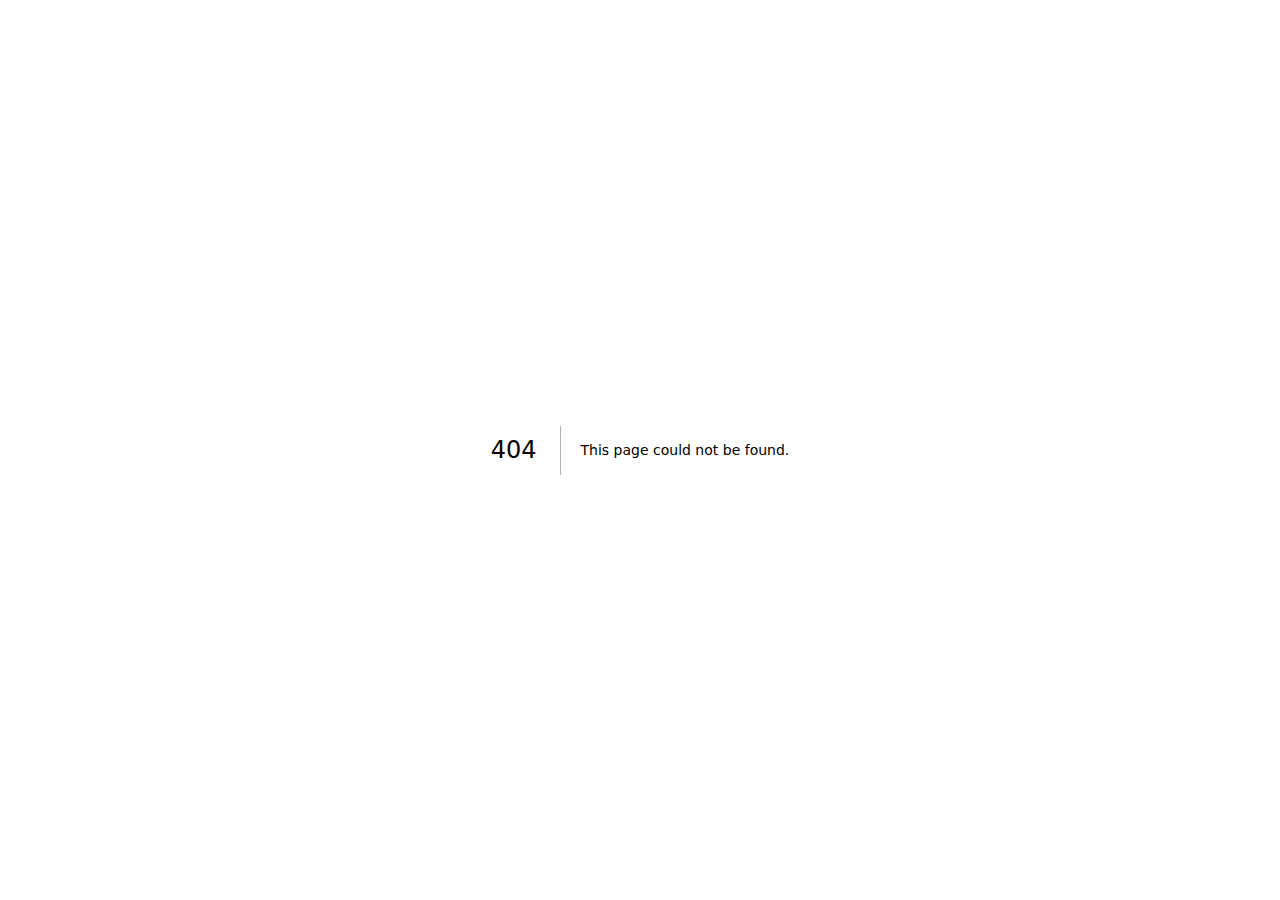
<file: purchase.html>
<!DOCTYPE html><html lang="en"><head>
	<meta http-equiv="Content-Type" content="text/html; charset=UTF-8"/>
<meta name="viewport" content="width=device-width, initial-scale=1"/><link rel="stylesheet" href="_next/static/css/b3931c0a1e639b8d.css" data-precedence="next"/><link rel="preload" as="script" fetchPriority="low" href="_next/static/chunks/webpack-68f22649503f8e75.js"/><script src="_next/static/chunks/4bd1b696-8870200d403e7647.js" async=""></script><script src="_next/static/chunks/684-204e5c6fe087b6ab.js" async=""></script><script src="_next/static/chunks/main-app-b9ad8866a7fc2ce6.js" async=""></script><meta name="robots" content="noindex"/><title>404: This page could not be found.</title><title>Yuna</title><meta name="description" content="The ultimate script hub. Built for performance, designed for dominance."/><script>document.querySelectorAll('body link[rel="icon"], body link[rel="apple-touch-icon"]').forEach(el => document.head.appendChild(el))</script><script src="_next/static/chunks/polyfills-42372ed130431b0a.js" noModule=""></script></head><body><div style="font-family:system-ui,&quot;Segoe UI&quot;,Roboto,Helvetica,Arial,sans-serif,&quot;Apple Color Emoji&quot;,&quot;Segoe UI Emoji&quot;;height:100vh;text-align:center;display:flex;flex-direction:column;align-items:center;justify-content:center"><div><style>body{color:#000;background:#fff;margin:0}.next-error-h1{border-right:1px solid rgba(0,0,0,.3)}@media (prefers-color-scheme:dark){body{color:#fff;background:#000}.next-error-h1{border-right:1px solid rgba(255,255,255,.3)}}</style><h1 class="next-error-h1" style="display:inline-block;margin:0 20px 0 0;padding:0 23px 0 0;font-size:24px;font-weight:500;vertical-align:top;line-height:49px">404</h1><div style="display:inline-block"><h2 style="font-size:14px;font-weight:400;line-height:49px;margin:0">This page could not be found.</h2></div></div></div><!--$--><!--/$--><!--$--><!--/$--><script src="_next/static/chunks/webpack-68f22649503f8e75.js" async=""></script><script>(self.__next_f=self.__next_f||[]).push([0])</script><script>self.__next_f.push([1,"1:\"$Sreact.fragment\"\n2:I[7555,[],\"\"]\n3:I[1295,[],\"\"]\n4:I[9665,[],\"MetadataBoundary\"]\n6:I[9665,[],\"OutletBoundary\"]\n9:I[4911,[],\"AsyncMetadataOutlet\"]\nb:I[9665,[],\"ViewportBoundary\"]\nd:I[6614,[],\"\"]\ne:\"$Sreact.suspense\"\nf:I[4911,[],\"AsyncMetadata\"]\n:HL[\"/_next/static/css/b3931c0a1e639b8d.css\",\"style\"]\n"])</script><script>self.__next_f.push([1,"0:{\"P\":null,\"b\":\"tiSBEE6Vm3-iN01HIiP-j\",\"p\":\"\",\"c\":[\"\",\"purchase\"],\"i\":false,\"f\":[[[\"\",{\"children\":[\"/_not-found\",{\"children\":[\"__PAGE__\",{}]}]},\"$undefined\",\"$undefined\",true],[\"\",[\"$\",\"$1\",\"c\",{\"children\":[[[\"$\",\"link\",\"0\",{\"rel\":\"stylesheet\",\"href\":\"/_next/static/css/b3931c0a1e639b8d.css\",\"precedence\":\"next\",\"crossOrigin\":\"$undefined\",\"nonce\":\"$undefined\"}]],[\"$\",\"html\",null,{\"lang\":\"en\",\"children\":[\"$\",\"body\",null,{\"children\":[\"$\",\"$L2\",null,{\"parallelRouterKey\":\"children\",\"error\":\"$undefined\",\"errorStyles\":\"$undefined\",\"errorScripts\":\"$undefined\",\"template\":[\"$\",\"$L3\",null,{}],\"templateStyles\":\"$undefined\",\"templateScripts\":\"$undefined\",\"notFound\":[[[\"$\",\"title\",null,{\"children\":\"404: This page could not be found.\"}],[\"$\",\"div\",null,{\"style\":{\"fontFamily\":\"system-ui,\\\"Segoe UI\\\",Roboto,Helvetica,Arial,sans-serif,\\\"Apple Color Emoji\\\",\\\"Segoe UI Emoji\\\"\",\"height\":\"100vh\",\"textAlign\":\"center\",\"display\":\"flex\",\"flexDirection\":\"column\",\"alignItems\":\"center\",\"justifyContent\":\"center\"},\"children\":[\"$\",\"div\",null,{\"children\":[[\"$\",\"style\",null,{\"dangerouslySetInnerHTML\":{\"__html\":\"body{color:#000;background:#fff;margin:0}.next-error-h1{border-right:1px solid rgba(0,0,0,.3)}@media (prefers-color-scheme:dark){body{color:#fff;background:#000}.next-error-h1{border-right:1px solid rgba(255,255,255,.3)}}\"}}],[\"$\",\"h1\",null,{\"className\":\"next-error-h1\",\"style\":{\"display\":\"inline-block\",\"margin\":\"0 20px 0 0\",\"padding\":\"0 23px 0 0\",\"fontSize\":24,\"fontWeight\":500,\"verticalAlign\":\"top\",\"lineHeight\":\"49px\"},\"children\":404}],[\"$\",\"div\",null,{\"style\":{\"display\":\"inline-block\"},\"children\":[\"$\",\"h2\",null,{\"style\":{\"fontSize\":14,\"fontWeight\":400,\"lineHeight\":\"49px\",\"margin\":0},\"children\":\"This page could not be found.\"}]}]]}]}]],[]],\"forbidden\":\"$undefined\",\"unauthorized\":\"$undefined\"}]}]}]]}],{\"children\":[\"/_not-found\",[\"$\",\"$1\",\"c\",{\"children\":[null,[\"$\",\"$L2\",null,{\"parallelRouterKey\":\"children\",\"error\":\"$undefined\",\"errorStyles\":\"$undefined\",\"errorScripts\":\"$undefined\",\"template\":[\"$\",\"$L3\",null,{}],\"templateStyles\":\"$undefined\",\"templateScripts\":\"$undefined\",\"notFound\":\"$undefined\",\"forbidden\":\"$undefined\",\"unauthorized\":\"$undefined\"}]]}],{\"children\":[\"__PAGE__\",[\"$\",\"$1\",\"c\",{\"children\":[[[\"$\",\"title\",null,{\"children\":\"404: This page could not be found.\"}],[\"$\",\"div\",null,{\"style\":\"$0:f:0:1:1:props:children:1:props:children:props:children:props:notFound:0:1:props:style\",\"children\":[\"$\",\"div\",null,{\"children\":[[\"$\",\"style\",null,{\"dangerouslySetInnerHTML\":{\"__html\":\"body{color:#000;background:#fff;margin:0}.next-error-h1{border-right:1px solid rgba(0,0,0,.3)}@media (prefers-color-scheme:dark){body{color:#fff;background:#000}.next-error-h1{border-right:1px solid rgba(255,255,255,.3)}}\"}}],[\"$\",\"h1\",null,{\"className\":\"next-error-h1\",\"style\":\"$0:f:0:1:1:props:children:1:props:children:props:children:props:notFound:0:1:props:children:props:children:1:props:style\",\"children\":404}],[\"$\",\"div\",null,{\"style\":\"$0:f:0:1:1:props:children:1:props:children:props:children:props:notFound:0:1:props:children:props:children:2:props:style\",\"children\":[\"$\",\"h2\",null,{\"style\":\"$0:f:0:1:1:props:children:1:props:children:props:children:props:notFound:0:1:props:children:props:children:2:props:children:props:style\",\"children\":\"This page could not be found.\"}]}]]}]}]],[\"$\",\"$L4\",null,{\"children\":\"$L5\"}],null,[\"$\",\"$L6\",null,{\"children\":[\"$L7\",\"$L8\",[\"$\",\"$L9\",null,{\"promise\":\"$@a\"}]]}]]}],{},null,false]},null,false]},null,false],[\"$\",\"$1\",\"h\",{\"children\":[[\"$\",\"meta\",null,{\"name\":\"robots\",\"content\":\"noindex\"}],[\"$\",\"$1\",\"2jKaBGwwFM-2-lziUvbSF\",{\"children\":[[\"$\",\"$Lb\",null,{\"children\":\"$Lc\"}],null]}],null]}],false]],\"m\":\"$undefined\",\"G\":[\"$d\",\"$undefined\"],\"s\":false,\"S\":false}\n"])</script><script>self.__next_f.push([1,"5:[\"$\",\"$e\",null,{\"fallback\":null,\"children\":[\"$\",\"$Lf\",null,{\"promise\":\"$@10\"}]}]\n8:null\n10:{\"metadata\":[[\"$\",\"title\",\"0\",{\"children\":\"Yuna\"}],[\"$\",\"meta\",\"1\",{\"name\":\"description\",\"content\":\"The ultimate script hub. Built for performance, designed for dominance.\"}]],\"error\":null,\"digest\":\"$undefined\"}\na:{\"metadata\":\"$10:metadata\",\"error\":null,\"digest\":\"$undefined\"}\nc:[[\"$\",\"meta\",\"0\",{\"charSet\":\"utf-8\"}],[\"$\",\"meta\",\"1\",{\"name\":\"viewport\",\"content\":\"width=device-width, initial-scale=1\"}]]\n7:null\n"])</script></body></html>
</file>
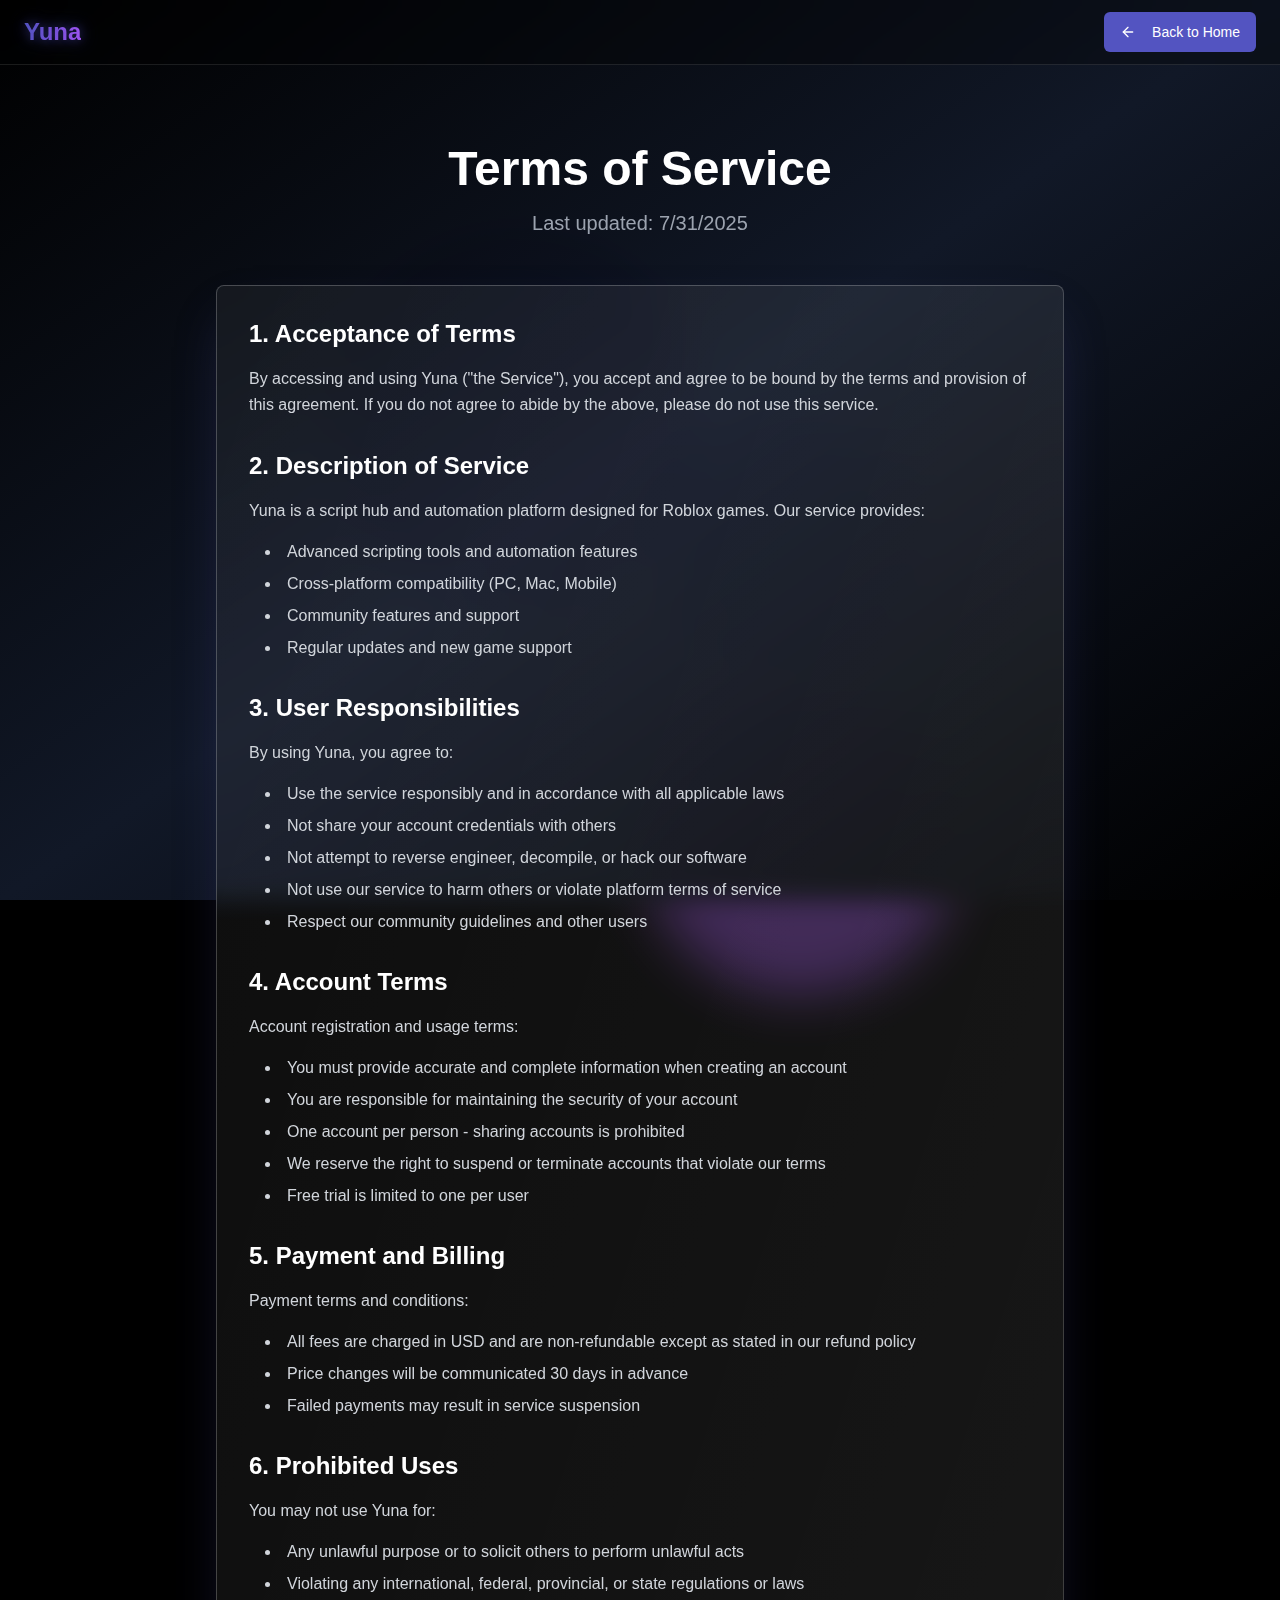
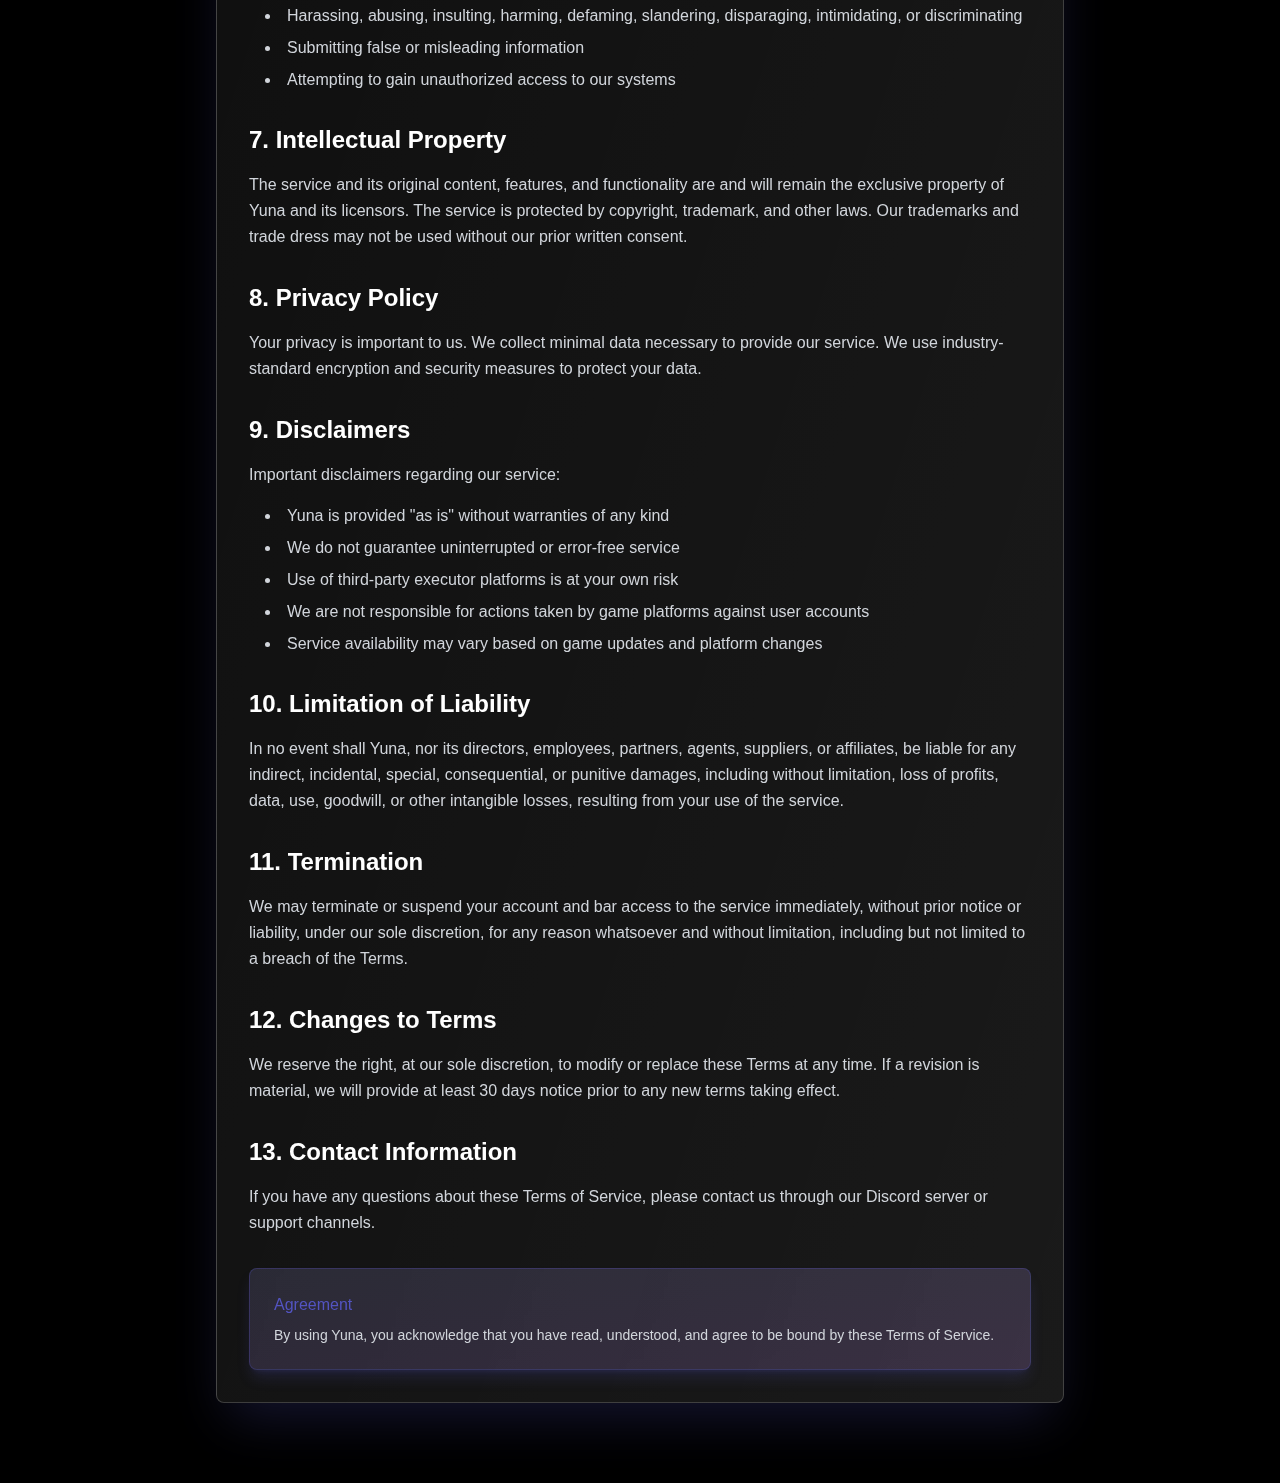
<file: tos.html>
<!DOCTYPE html>
<html lang="en">
  <head>
    <meta http-equiv="Content-Type" content="text/html; charset=UTF-8" />
    <meta name="viewport" content="width=device-width, initial-scale=1" />
    <link rel="stylesheet" href="_next/static/css/b3931c0a1e639b8d.css" data-precedence="next" />
    <link rel="preload" as="script" fetchPriority="low" href="_next/static/chunks/webpack-68f22649503f8e75.js" />
    <script src="_next/static/chunks/4bd1b696-8870200d403e7647.js" async=""></script>
    <script src="_next/static/chunks/684-204e5c6fe087b6ab.js" async=""></script>
    <script src="_next/static/chunks/main-app-b9ad8866a7fc2ce6.js" async=""></script>
    <script src="_next/static/chunks/874-f463384ef7b17ae2.js" async=""></script>
    <script src="_next/static/chunks/app/tos/page-07b46cc25fc2ae3f.js" async=""></script>
    <title>Yuna</title>
    <meta name="description" content="The ultimate script hub. Built for performance, designed for dominance." />
    <script src="_next/static/chunks/polyfills-42372ed130431b0a.js" noModule=""></script>
  </head>
  <body>
    <div class="min-h-screen bg-black text-white">
      <div class="fixed inset-0 z-0">
        <div class="absolute inset-0 bg-gradient-to-br from-black via-gray-900 to-black"></div>
        <div class="absolute top-1/4 left-1/4 w-96 h-96 bg-[rgb(83,84,193)] rounded-full mix-blend-multiply filter blur-xl opacity-25 animate-float"></div>
        <div class="absolute top-3/4 right-1/4 w-80 h-80 bg-purple-500 rounded-full mix-blend-multiply filter blur-xl opacity-30 animate-float-reverse"></div>
        <div class="absolute bottom-1/4 left-1/2 w-72 h-72 bg-blue-500 rounded-full mix-blend-multiply filter blur-xl opacity-20 animate-drift"></div>
      </div>
      <header class="relative z-50 sticky top-0 backdrop-blur-md bg-black/30 border-b border-white/10">
        <div class="container flex h-16 items-center justify-between px-4 md:px-6">
          <a class="flex items-center space-x-3" href="index.html">
            <span class="text-2xl font-bold bg-gradient-to-r from-[rgb(83,84,193)] via-purple-500 to-[rgb(100,84,193)] bg-[length:200%_100%] bg-clip-text text-transparent animate-gradient-shift" style="text-shadow:0 0 10px rgba(83, 84, 193, 0.3), 0 0 20px rgba(83, 84, 193, 0.2);filter:drop-shadow(0 0 8px rgba(83, 84, 193, 0.4))">Yuna</span>
          </a>
          <a href="index.html">
            <button class="inline-flex items-center justify-center gap-2 whitespace-nowrap rounded-md text-sm font-medium ring-offset-background transition-colors focus-visible:outline-none focus-visible:ring-2 focus-visible:ring-ring focus-visible:ring-offset-2 disabled:pointer-events-none disabled:opacity-50 [&amp;_svg]:pointer-events-none [&amp;_svg]:size-4 [&amp;_svg]:shrink-0 h-10 px-4 py-2 text-white hover:text-white bg-[rgb(83,84,193)] hover:bg-[rgb(93,94,203)]">
              <svg xmlns="http://www.w3.org/2000/svg" width="24" height="24" viewBox="0 0 24 24" fill="none" stroke="currentColor" stroke-width="2" stroke-linecap="round" stroke-linejoin="round" class="lucide lucide-arrow-left mr-2 h-4 w-4">
                <path d="m12 19-7-7 7-7"></path>
                <path d="M19 12H5"></path>
              </svg>Back to Home </button>
          </a>
        </div>
      </header>
      <div class="relative z-10 py-20">
        <div class="container px-4 md:px-6 max-w-4xl mx-auto">
          <div class="text-center mb-12">
            <h1 class="text-4xl md:text-5xl font-bold text-white mb-4">Terms of Service</h1>
            <p class="text-xl text-gray-400">Last updated:
              <!-- -->7/31/2025
            </p>
          </div>
          <div class="rounded-lg border text-card-foreground bg-gradient-to-br from-white/5 to-white/10 backdrop-blur-md border-white/20 shadow-2xl shadow-[rgb(83,84,193)]/25">
            <div class="p-8 space-y-8">
              <section>
                <h2 class="text-2xl font-bold text-white mb-4">1. Acceptance of Terms</h2>
                <p class="text-gray-300 leading-relaxed">By accessing and using Yuna (&quot;the Service&quot;), you accept and agree to be bound by the terms and provision of this agreement. If you do not agree to abide by the above, please do not use this service.</p>
              </section>
              <section>
                <h2 class="text-2xl font-bold text-white mb-4">2. Description of Service</h2>
                <p class="text-gray-300 leading-relaxed mb-4">Yuna is a script hub and automation platform designed for Roblox games. Our service provides:</p>
                <ul class="list-disc list-inside text-gray-300 space-y-2 ml-4">
                  <li>Advanced scripting tools and automation features</li>
                  <li>Cross-platform compatibility (PC, Mac, Mobile)</li>
                  <li>Community features and support</li>
                  <li>Regular updates and new game support</li>
                </ul>
              </section>
              <section>
                <h2 class="text-2xl font-bold text-white mb-4">3. User Responsibilities</h2>
                <p class="text-gray-300 leading-relaxed mb-4">By using Yuna, you agree to:</p>
                <ul class="list-disc list-inside text-gray-300 space-y-2 ml-4">
                  <li>Use the service responsibly and in accordance with all applicable laws</li>
                  <li>Not share your account credentials with others</li>
                  <li>Not attempt to reverse engineer, decompile, or hack our software</li>
                  <li>Not use our service to harm others or violate platform terms of service</li>
                  <li>Respect our community guidelines and other users</li>
                </ul>
              </section>
              <section>
                <h2 class="text-2xl font-bold text-white mb-4">4. Account Terms</h2>
                <p class="text-gray-300 leading-relaxed mb-4">Account registration and usage terms:</p>
                <ul class="list-disc list-inside text-gray-300 space-y-2 ml-4">
                  <li>You must provide accurate and complete information when creating an account</li>
                  <li>You are responsible for maintaining the security of your account</li>
                  <li>One account per person - sharing accounts is prohibited</li>
                  <li>We reserve the right to suspend or terminate accounts that violate our terms</li>
                  <li>Free trial is limited to one per user</li>
                </ul>
              </section>
              <section>
                <h2 class="text-2xl font-bold text-white mb-4">5. Payment and Billing</h2>
                <p class="text-gray-300 leading-relaxed mb-4">Payment terms and conditions:</p>
                <ul class="list-disc list-inside text-gray-300 space-y-2 ml-4">
                  <li>All fees are charged in USD and are non-refundable except as stated in our refund policy</li>
                  <li>Price changes will be communicated 30 days in advance</li>
                  <li>Failed payments may result in service suspension</li>
                </ul>
              </section>
              <section>
                <h2 class="text-2xl font-bold text-white mb-4">6. Prohibited Uses</h2>
                <p class="text-gray-300 leading-relaxed mb-4">You may not use Yuna for:</p>
                <ul class="list-disc list-inside text-gray-300 space-y-2 ml-4">
                  <li>Any unlawful purpose or to solicit others to perform unlawful acts</li>
                  <li>Violating any international, federal, provincial, or state regulations or laws</li>
                  <li>Harassing, abusing, insulting, harming, defaming, slandering, disparaging, intimidating, or discriminating</li>
                  <li>Submitting false or misleading information</li>
                  <li>Attempting to gain unauthorized access to our systems</li>
                </ul>
              </section>
              <section>
                <h2 class="text-2xl font-bold text-white mb-4">7. Intellectual Property</h2>
                <p class="text-gray-300 leading-relaxed">The service and its original content, features, and functionality are and will remain the exclusive property of Yuna and its licensors. The service is protected by copyright, trademark, and other laws. Our trademarks and trade dress may not be used without our prior written consent.</p>
              </section>
              <section id="privacypolicy">
                <h2 class="text-2xl font-bold text-white mb-4">8. Privacy Policy</h2>
                <p class="text-gray-300 leading-relaxed">Your privacy is important to us. We collect minimal data necessary to provide our service. We use industry-standard encryption and security measures to protect your data.</p>
              </section>
              <section>
                <h2 class="text-2xl font-bold text-white mb-4">9. Disclaimers</h2>
                <p class="text-gray-300 leading-relaxed mb-4">Important disclaimers regarding our service:</p>
                <ul class="list-disc list-inside text-gray-300 space-y-2 ml-4">
                  <li>Yuna is provided &quot;as is&quot; without warranties of any kind</li>
                  <li>We do not guarantee uninterrupted or error-free service</li>
                  <li>Use of third-party executor platforms is at your own risk</li>
                  <li>We are not responsible for actions taken by game platforms against user accounts</li>
                  <li>Service availability may vary based on game updates and platform changes</li>
                </ul>
              </section>
              <section>
                <h2 class="text-2xl font-bold text-white mb-4">10. Limitation of Liability</h2>
                <p class="text-gray-300 leading-relaxed">In no event shall Yuna, nor its directors, employees, partners, agents, suppliers, or affiliates, be liable for any indirect, incidental, special, consequential, or punitive damages, including without limitation, loss of profits, data, use, goodwill, or other intangible losses, resulting from your use of the service.</p>
              </section>
              <section>
                <h2 class="text-2xl font-bold text-white mb-4">11. Termination</h2>
                <p class="text-gray-300 leading-relaxed">We may terminate or suspend your account and bar access to the service immediately, without prior notice or liability, under our sole discretion, for any reason whatsoever and without limitation, including but not limited to a breach of the Terms.</p>
              </section>
              <section>
                <h2 class="text-2xl font-bold text-white mb-4">12. Changes to Terms</h2>
                <p class="text-gray-300 leading-relaxed">We reserve the right, at our sole discretion, to modify or replace these Terms at any time. If a revision is material, we will provide at least 30 days notice prior to any new terms taking effect.</p>
              </section>
              <section>
                <h2 class="text-2xl font-bold text-white mb-4">13. Contact Information</h2>
                <p class="text-gray-300 leading-relaxed">If you have any questions about these Terms of Service, please contact us through our Discord server or support channels.</p>
              </section>
              <div class="bg-gradient-to-br from-[rgb(83,84,193)]/10 to-purple-600/10 rounded-lg p-6 border border-[rgb(83,84,193)]/30 mt-8 backdrop-blur-sm shadow-lg shadow-[rgb(83,84,193)]/20">
                <p class="text-[rgb(83,84,193)] font-medium mb-2">Agreement</p>
                <p class="text-gray-300 text-sm">By using Yuna, you acknowledge that you have read, understood, and agree to be bound by these Terms of Service.</p>
              </div>
            </div>
          </div>
        </div>
      </div>
    </div>
    <script src="_next/static/chunks/webpack-68f22649503f8e75.js" async=""></script>
    <script>
      (self.__next_f = self.__next_f || []).push([0])
    </script>
    <script>
      self.__next_f.push([1, "1:\"$Sreact.fragment\"\n2:I[7555,[],\"\"]\n3:I[1295,[],\"\"]\n4:I[6874,[\"874\",\"static/chunks/874-f463384ef7b17ae2.js\",\"475\",\"static/chunks/app/tos/page-07b46cc25fc2ae3f.js\"],\"\"]\n5:I[9665,[],\"OutletBoundary\"]\n8:I[9665,[],\"ViewportBoundary\"]\na:I[9665,[],\"MetadataBoundary\"]\nc:I[6614,[],\"\"]\n:HL[\"/_next/static/css/b3931c0a1e639b8d.css\",\"style\"]\n"])
    </script>
    <script>
      self.__next_f.push([1, "0:{\"P\":null,\"b\":\"tiSBEE6Vm3-iN01HIiP-j\",\"p\":\"\",\"c\":[\"\",\"tos\"],\"i\":false,\"f\":[[[\"\",{\"children\":[\"tos\",{\"children\":[\"__PAGE__\",{}]}]},\"$undefined\",\"$undefined\",true],[\"\",[\"$\",\"$1\",\"c\",{\"children\":[[[\"$\",\"link\",\"0\",{\"rel\":\"stylesheet\",\"href\":\"/_next/static/css/b3931c0a1e639b8d.css\",\"precedence\":\"next\",\"crossOrigin\":\"$undefined\",\"nonce\":\"$undefined\"}]],[\"$\",\"html\",null,{\"lang\":\"en\",\"children\":[\"$\",\"body\",null,{\"children\":[\"$\",\"$L2\",null,{\"parallelRouterKey\":\"children\",\"error\":\"$undefined\",\"errorStyles\":\"$undefined\",\"errorScripts\":\"$undefined\",\"template\":[\"$\",\"$L3\",null,{}],\"templateStyles\":\"$undefined\",\"templateScripts\":\"$undefined\",\"notFound\":[[[\"$\",\"title\",null,{\"children\":\"404: This page could not be found.\"}],[\"$\",\"div\",null,{\"style\":{\"fontFamily\":\"system-ui,\\\"Segoe UI\\\",Roboto,Helvetica,Arial,sans-serif,\\\"Apple Color Emoji\\\",\\\"Segoe UI Emoji\\\"\",\"height\":\"100vh\",\"textAlign\":\"center\",\"display\":\"flex\",\"flexDirection\":\"column\",\"alignItems\":\"center\",\"justifyContent\":\"center\"},\"children\":[\"$\",\"div\",null,{\"children\":[[\"$\",\"style\",null,{\"dangerouslySetInnerHTML\":{\"__html\":\"body{color:#000;background:#fff;margin:0}.next-error-h1{border-right:1px solid rgba(0,0,0,.3)}@media (prefers-color-scheme:dark){body{color:#fff;background:#000}.next-error-h1{border-right:1px solid rgba(255,255,255,.3)}}\"}}],[\"$\",\"h1\",null,{\"className\":\"next-error-h1\",\"style\":{\"display\":\"inline-block\",\"margin\":\"0 20px 0 0\",\"padding\":\"0 23px 0 0\",\"fontSize\":24,\"fontWeight\":500,\"verticalAlign\":\"top\",\"lineHeight\":\"49px\"},\"children\":404}],[\"$\",\"div\",null,{\"style\":{\"display\":\"inline-block\"},\"children\":[\"$\",\"h2\",null,{\"style\":{\"fontSize\":14,\"fontWeight\":400,\"lineHeight\":\"49px\",\"margin\":0},\"children\":\"This page could not be found.\"}]}]]}]}]],[]],\"forbidden\":\"$undefined\",\"unauthorized\":\"$undefined\"}]}]}]]}],{\"children\":[\"tos\",[\"$\",\"$1\",\"c\",{\"children\":[null,[\"$\",\"$L2\",null,{\"parallelRouterKey\":\"children\",\"error\":\"$undefined\",\"errorStyles\":\"$undefined\",\"errorScripts\":\"$undefined\",\"template\":[\"$\",\"$L3\",null,{}],\"templateStyles\":\"$undefined\",\"templateScripts\":\"$undefined\",\"notFound\":\"$undefined\",\"forbidden\":\"$undefined\",\"unauthorized\":\"$undefined\"}]]}],{\"children\":[\"__PAGE__\",[\"$\",\"$1\",\"c\",{\"children\":[[\"$\",\"div\",null,{\"className\":\"min-h-screen bg-black text-white\",\"children\":[[\"$\",\"div\",null,{\"className\":\"fixed inset-0 z-0\",\"children\":[[\"$\",\"div\",null,{\"className\":\"absolute inset-0 bg-gradient-to-br from-black via-gray-900 to-black\"}],[\"$\",\"div\",null,{\"className\":\"absolute top-1/4 left-1/4 w-96 h-96 bg-[rgb(83,84,193)] rounded-full mix-blend-multiply filter blur-xl opacity-25 animate-float\"}],[\"$\",\"div\",null,{\"className\":\"absolute top-3/4 right-1/4 w-80 h-80 bg-purple-500 rounded-full mix-blend-multiply filter blur-xl opacity-30 animate-float-reverse\"}],[\"$\",\"div\",null,{\"className\":\"absolute bottom-1/4 left-1/2 w-72 h-72 bg-blue-500 rounded-full mix-blend-multiply filter blur-xl opacity-20 animate-drift\"}]]}],[\"$\",\"header\",null,{\"className\":\"relative z-50 sticky top-0 backdrop-blur-md bg-black/30 border-b border-white/10\",\"children\":[\"$\",\"div\",null,{\"className\":\"container flex h-16 items-center justify-between px-4 md:px-6\",\"children\":[[\"$\",\"$L4\",null,{\"href\":\"/\",\"className\":\"flex items-center space-x-3\",\"children\":[\"$\",\"span\",null,{\"className\":\"text-2xl font-bold bg-gradient-to-r from-[rgb(83,84,193)] via-purple-500 to-[rgb(100,84,193)] bg-[length:200%_100%] bg-clip-text text-transparent animate-gradient-shift\",\"style\":{\"textShadow\":\"0 0 10px rgba(83, 84, 193, 0.3), 0 0 20px rgba(83, 84, 193, 0.2)\",\"filter\":\"drop-shadow(0 0 8px rgba(83, 84, 193, 0.4))\"},\"children\":\"Yuna\"}]}],[\"$\",\"$L4\",null,{\"href\":\"/\",\"children\":[\"$\",\"button\",null,{\"className\":\"inline-flex items-center justify-center gap-2 whitespace-nowrap rounded-md text-sm font-medium ring-offset-background transition-colors focus-visible:outline-none focus-visible:ring-2 focus-visible:ring-ring focus-visible:ring-offset-2 disabled:pointer-events-none disabled:opacity-50 [\u0026_svg]:pointer-events-none [\u0026_svg]:size-4 [\u0026_svg]:shrink-0 h-10 px-4 py-2 text-white hover:text-white bg-[rgb(83,84,193)] hover:bg-[rgb(93,94,203)]\",\"ref\":\"$undefined\",\"children\":[[\"$\",\"svg\",null,{\"ref\":\"$undefined\",\"xmlns\":\"http://www.w3.org/2000/svg\",\"width\":24,\"height\":24,\"viewBox\":\"0 0 24 24\",\"fill\":\"none\",\"stroke\":\"currentColor\",\"strokeWidth\":2,\"strokeLinecap\":\"round\",\"strokeLinejoin\":\"round\",\"className\":\"lucide lucide-arrow-left mr-2 h-4 w-4\",\"children\":[[\"$\",\"path\",\"1l729n\",{\"d\":\"m12 19-7-7 7-7\"}],[\"$\",\"path\",\"x3x0zl\",{\"d\":\"M19 12H5\"}],\"$undefined\"]}],\"Back to Home\"]}]}]]}]}],[\"$\",\"div\",null,{\"className\":\"relative z-10 py-20\",\"children\":[\"$\",\"div\",null,{\"className\":\"container px-4 md:px-6 max-w-4xl mx-auto\",\"children\":[[\"$\",\"div\",null,{\"className\":\"text-center mb-12\",\"children\":[[\"$\",\"h1\",null,{\"className\":\"text-4xl md:text-5xl font-bold text-white mb-4\",\"children\":\"Terms of Service\"}],[\"$\",\"p\",null,{\"className\":\"text-xl text-gray-400\",\"children\":[\"Last updated: \",\"7/31/2025\"]}]]}],[\"$\",\"div\",null,{\"ref\":\"$undefined\",\"className\":\"rounded-lg border text-card-foreground bg-gradient-to-br from-white/5 to-white/10 backdrop-blur-md border-white/20 shadow-2xl shadow-[rgb(83,84,193)]/25\",\"children\":[\"$\",\"div\",null,{\"ref\":\"$undefined\",\"className\":\"p-8 space-y-8\",\"children\":[[\"$\",\"section\",null,{\"children\":[[\"$\",\"h2\",null,{\"className\":\"text-2xl font-bold text-white mb-4\",\"children\":\"1. Acceptance of Terms\"}],[\"$\",\"p\",null,{\"className\":\"text-gray-300 leading-relaxed\",\"children\":\"By accessing and using Yuna (\\\"the Service\\\"), you accept and agree to be bound by the terms and provision of this agreement. If you do not agree to abide by the above, please do not use this service.\"}]]}],[\"$\",\"section\",null,{\"children\":[[\"$\",\"h2\",null,{\"className\":\"text-2xl font-bold text-white mb-4\",\"children\":\"2. Description of Service\"}],[\"$\",\"p\",null,{\"className\":\"text-gray-300 leading-relaxed mb-4\",\"children\":\"Yuna is a script hub and automation platform designed for Roblox games. Our service provides:\"}],[\"$\",\"ul\",null,{\"className\":\"list-disc list-inside text-gray-300 space-y-2 ml-4\",\"children\":[[\"$\",\"li\",null,{\"children\":\"Advanced scripting tools and automation features\"}],[\"$\",\"li\",null,{\"children\":\"Cross-platform compatibility (PC, Mac, Mobile)\"}],[\"$\",\"li\",null,{\"children\":\"Community features and support\"}],[\"$\",\"li\",null,{\"children\":\"Regular updates and new game support\"}]]}]]}],[\"$\",\"section\",null,{\"children\":[[\"$\",\"h2\",null,{\"className\":\"text-2xl font-bold text-white mb-4\",\"children\":\"3. User Responsibilities\"}],[\"$\",\"p\",null,{\"className\":\"text-gray-300 leading-relaxed mb-4\",\"children\":\"By using Yuna, you agree to:\"}],[\"$\",\"ul\",null,{\"className\":\"list-disc list-inside text-gray-300 space-y-2 ml-4\",\"children\":[[\"$\",\"li\",null,{\"children\":\"Use the service responsibly and in accordance with all applicable laws\"}],[\"$\",\"li\",null,{\"children\":\"Not share your account credentials with others\"}],[\"$\",\"li\",null,{\"children\":\"Not attempt to reverse engineer, decompile, or hack our software\"}],[\"$\",\"li\",null,{\"children\":\"Not use our service to harm others or violate platform terms of service\"}],[\"$\",\"li\",null,{\"children\":\"Respect our community guidelines and other users\"}]]}]]}],[\"$\",\"section\",null,{\"children\":[[\"$\",\"h2\",null,{\"className\":\"text-2xl font-bold text-white mb-4\",\"children\":\"4. Account Terms\"}],[\"$\",\"p\",null,{\"className\":\"text-gray-300 leading-relaxed mb-4\",\"children\":\"Account registration and usage terms:\"}],[\"$\",\"ul\",null,{\"className\":\"list-disc list-inside text-gray-300 space-y-2 ml-4\",\"children\":[[\"$\",\"li\",null,{\"children\":\"You must provide accurate and complete information when creating an account\"}],[\"$\",\"li\",null,{\"children\":\"You are responsible for maintaining the security of your account\"}],[\"$\",\"li\",null,{\"children\":\"One account per person - sharing accounts is prohibited\"}],[\"$\",\"li\",null,{\"children\":\"We reserve the right to suspend or terminate accounts that violate our terms\"}],[\"$\",\"li\",null,{\"children\":\"Free trial is limited to one per user\"}]]}]]}],[\"$\",\"section\",null,{\"children\":[[\"$\",\"h2\",null,{\"className\":\"text-2xl font-bold text-white mb-4\",\"children\":\"5. Payment and Billing\"}],[\"$\",\"p\",null,{\"className\":\"text-gray-300 leading-relaxed mb-4\",\"children\":\"Payment terms and conditions:\"}],[\"$\",\"ul\",null,{\"className\":\"list-disc list-inside text-gray-300 space-y-2 ml-4\",\"children\":[[\"$\",\"li\",null,{\"children\":\"All fees are charged in USD and are non-refundable except as stated in our refund policy\"}],[\"$\",\"li\",null,{\"children\":\"Price changes will be communicated 30 days in advance\"}],[\"$\",\"li\",null,{\"children\":\"Failed payments may result in service suspension\"}]]}]]}],[\"$\",\"section\",null,{\"children\":[[\"$\",\"h2\",null,{\"className\":\"text-2xl font-bold text-white mb-4\",\"children\":\"6. Prohibited Uses\"}],[\"$\",\"p\",null,{\"className\":\"text-gray-300 leading-relaxed mb-4\",\"children\":\"You may not use Yuna for:\"}],[\"$\",\"ul\",null,{\"className\":\"list-disc list-inside text-gray-300 space-y-2 ml-4\",\"children\":[[\"$\",\"li\",null,{\"children\":\"Any unlawful purpose or to solicit others to perform unlawful acts\"}],[\"$\",\"li\",null,{\"children\":\"Violating any international, federal, provincial, or state regulations or laws\"}],[\"$\",\"li\",null,{\"children\":\"Harassing, abusing, insulting, harming, defaming, slandering, disparaging, intimidating, or discriminating\"}],[\"$\",\"li\",null,{\"children\":\"Submitting false or misleading information\"}],[\"$\",\"li\",null,{\"children\":\"Attempting to gain unauthorized access to our systems\"}]]}]]}],[\"$\",\"section\",null,{\"children\":[[\"$\",\"h2\",null,{\"className\":\"text-2xl font-bold text-white mb-4\",\"children\":\"7. Intellectual Property\"}],[\"$\",\"p\",null,{\"className\":\"text-gray-300 leading-relaxed\",\"children\":\"The service and its original content, features, and functionality are and will remain the exclusive property of Yuna and its licensors. The service is protected by copyright, trademark, and other laws. Our trademarks and trade dress may not be used without our prior written consent.\"}]]}],[\"$\",\"section\",null,{\"id\":\"privacypolicy\",\"children\":[[\"$\",\"h2\",null,{\"className\":\"text-2xl font-bold text-white mb-4\",\"children\":\"8. Privacy Policy\"}],[\"$\",\"p\",null,{\"className\":\"text-gray-300 leading-relaxed\",\"children\":\"Your privacy is important to us. We collect minimal data necessary to provide our service. We use industry-standard encryption and security measures to protect your data.\"}]]}],[\"$\",\"section\",null,{\"children\":[[\"$\",\"h2\",null,{\"className\":\"text-2xl font-bold text-white mb-4\",\"children\":\"9. Disclaimers\"}],[\"$\",\"p\",null,{\"className\":\"text-gray-300 leading-relaxed mb-4\",\"children\":\"Important disclaimers regarding our service:\"}],[\"$\",\"ul\",null,{\"className\":\"list-disc list-inside text-gray-300 space-y-2 ml-4\",\"children\":[[\"$\",\"li\",null,{\"children\":\"Yuna is provided \\\"as is\\\" without warranties of any kind\"}],[\"$\",\"li\",null,{\"children\":\"We do not guarantee uninterrupted or error-free service\"}],[\"$\",\"li\",null,{\"children\":\"Use of third-party executor platforms is at your own risk\"}],[\"$\",\"li\",null,{\"children\":\"We are not responsible for actions taken by game platforms against user accounts\"}],[\"$\",\"li\",null,{\"children\":\"Service availability may vary based on game updates and platform changes\"}]]}]]}],[\"$\",\"section\",null,{\"children\":[[\"$\",\"h2\",null,{\"className\":\"text-2xl font-bold text-white mb-4\",\"children\":\"10. Limitation of Liability\"}],[\"$\",\"p\",null,{\"className\":\"text-gray-300 leading-relaxed\",\"children\":\"In no event shall Yuna, nor its directors, employees, partners, agents, suppliers, or affiliates, be liable for any indirect, incidental, special, consequential, or punitive damages, including without limitation, loss of profits, data, use, goodwill, or other intangible losses, resulting from your use of the service.\"}]]}],[\"$\",\"section\",null,{\"children\":[[\"$\",\"h2\",null,{\"className\":\"text-2xl font-bold text-white mb-4\",\"children\":\"11. Termination\"}],[\"$\",\"p\",null,{\"className\":\"text-gray-300 leading-relaxed\",\"children\":\"We may terminate or suspend your account and bar access to the service immediately, without prior notice or liability, under our sole discretion, for any reason whatsoever and without limitation, including but not limited to a breach of the Terms.\"}]]}],[\"$\",\"section\",null,{\"children\":[[\"$\",\"h2\",null,{\"className\":\"text-2xl font-bold text-white mb-4\",\"children\":\"12. Changes to Terms\"}],[\"$\",\"p\",null,{\"className\":\"text-gray-300 leading-relaxed\",\"children\":\"We reserve the right, at our sole discretion, to modify or replace these Terms at any time. If a revision is material, we will provide at least 30 days notice prior to any new terms taking effect.\"}]]}],[\"$\",\"section\",null,{\"children\":[[\"$\",\"h2\",null,{\"className\":\"text-2xl font-bold text-white mb-4\",\"children\":\"13. Contact Information\"}],[\"$\",\"p\",null,{\"className\":\"text-gray-300 leading-relaxed\",\"children\":\"If you have any questions about these Terms of Service, please contact us through our Discord server or support channels.\"}]]}],[\"$\",\"div\",null,{\"className\":\"bg-gradient-to-br from-[rgb(83,84,193)]/10 to-purple-600/10 rounded-lg p-6 border border-[rgb(83,84,193)]/30 mt-8 backdrop-blur-sm shadow-lg shadow-[rgb(83,84,193)]/20\",\"children\":[[\"$\",\"p\",null,{\"className\":\"text-[rgb(83,84,193)] font-medium mb-2\",\"children\":\"Agreement\"}],[\"$\",\"p\",null,{\"className\":\"text-gray-300 text-sm\",\"children\":\"By using Yuna, you acknowledge that you have read, understood, and agree to be bound by these Terms of Service.\"}]]}]]}]}]]}]}]]}],\"$undefined\",null,[\"$\",\"$L5\",null,{\"children\":[\"$L6\",\"$L7\",null]}]]}],{},null,false]},null,false]},null,false],[\"$\",\"$1\",\"h\",{\"children\":[null,[\"$\",\"$1\",\"eURCSPbO645IqUYrP23BN\",{\"children\":[[\"$\",\"$L8\",null,{\"children\":\"$L9\"}],null]}],[\"$\",\"$La\",null,{\"children\":\"$Lb\"}]]}],false]],\"m\":\"$undefined\",\"G\":[\"$c\",\"$undefined\"],\"s\":false,\"S\":true}\n"])
    </script>
    <script>
      self.__next_f.push([1, "9:[[\"$\",\"meta\",\"0\",{\"charSet\":\"utf-8\"}],[\"$\",\"meta\",\"1\",{\"name\":\"viewport\",\"content\":\"width=device-width, initial-scale=1\"}]]\n6:null\n"])
    </script>
    <script>
      self.__next_f.push([1, "7:null\nb:[[\"$\",\"title\",\"0\",{\"children\":\"Yuna\"}],[\"$\",\"meta\",\"1\",{\"name\":\"description\",\"content\":\"The ultimate script hub. Built for performance, designed for dominance.\"}]]\n"])
    </script>
  </body>
</html>
</file>
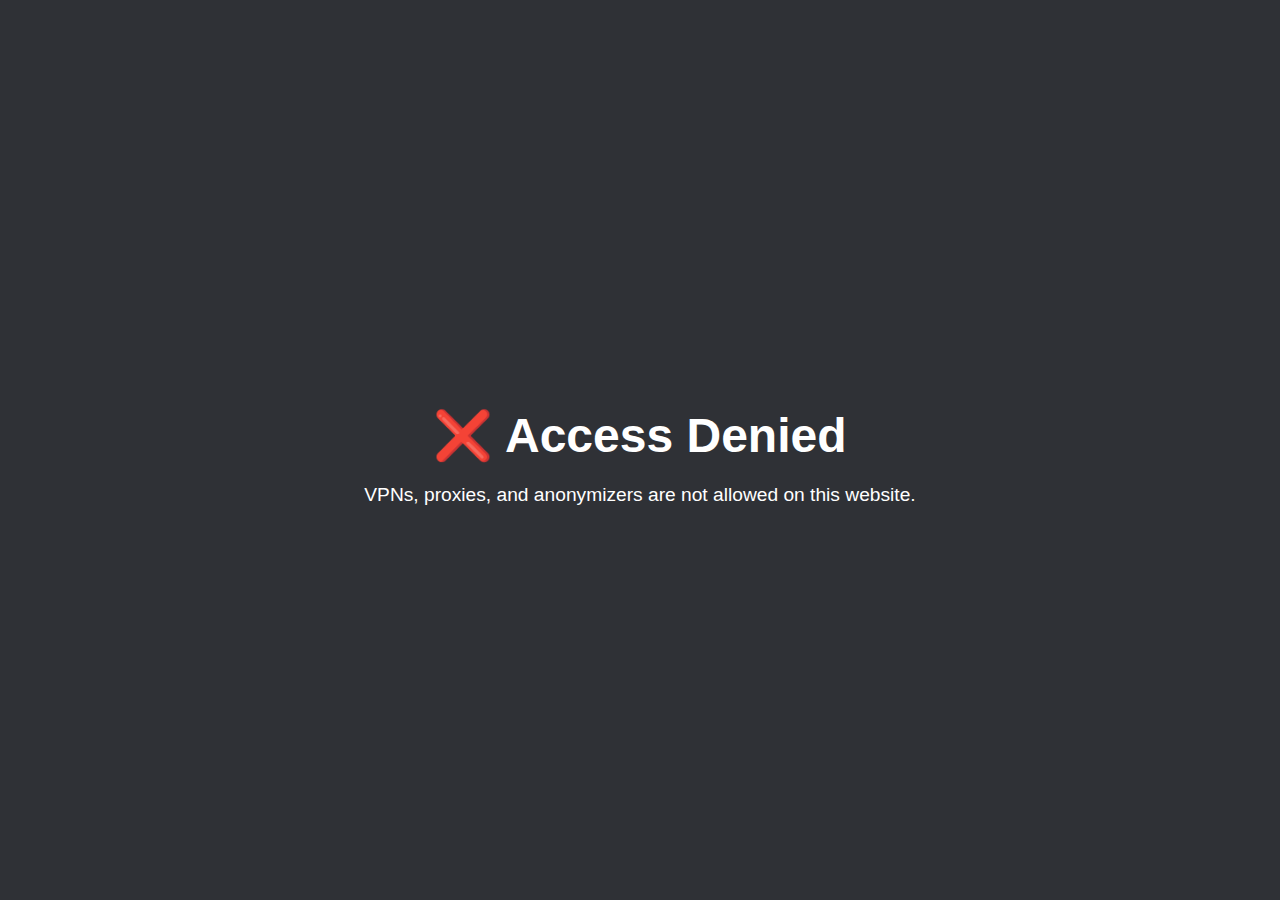
<file: vpn.html>
<!DOCTYPE html>
<html lang="en">
<head>
  <meta charset="UTF-8">
  <meta name="viewport" content="width=device-width, initial-scale=1.0">
  <title>Access Blocked</title>
  <style>
    body { 
      display:flex; 
      justify-content:center; 
      align-items:center; 
      height:100vh; 
      font-family:sans-serif; 
      background:#2f3136; 
      color:white; 
      text-align:center;
      margin:0;
    }
    h1 { font-size:3rem; margin-bottom: 1rem; }
    p { font-size:1.2rem; }
  </style>
</head>
<body>
  <div>
    <h1>❌ Access Denied</h1>
    <p>VPNs, proxies, and anonymizers are not allowed on this website.</p>
  </div>
</body>
</html>
</file>
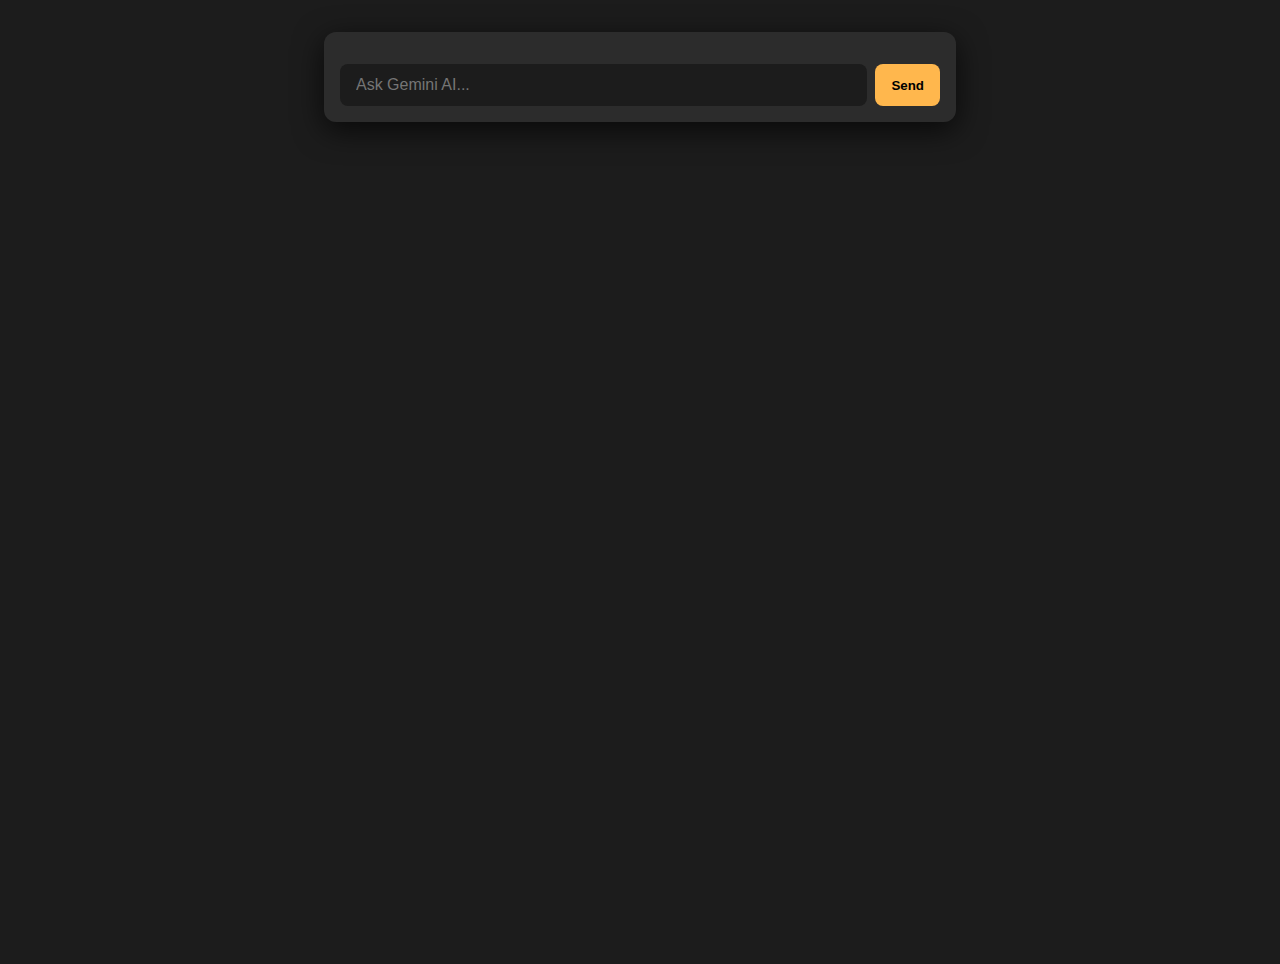
<file: api/gpt.html>
<!DOCTYPE html>
<html lang="en">
<head>
<meta charset="UTF-8">
<meta name="viewport" content="width=device-width, initial-scale=1.0">
<title>Gemini GPT</title>
<link href="https://fonts.googleapis.com/css2?family=Inter:wght@400;600;700&display=swap" rel="stylesheet">
<style>
  body {
    margin: 0;
    font-family: 'Inter', sans-serif;
    background: #1c1c1c;
    color: #f5f5f5;
    display: flex;
    justify-content: center;
    align-items: flex-start;
    min-height: 100vh;
    padding: 2rem;
  }
  .chat-container {
    width: 100%;
    max-width: 600px;
    background: #2c2c2c;
    border-radius: 12px;
    box-shadow: 0 8px 30px rgba(0,0,0,0.7);
    padding: 1rem;
    display: flex;
    flex-direction: column;
  }
  .messages {
    flex: 1;
    overflow-y: auto;
    margin-bottom: 1rem;
  }
  .message {
    margin-bottom: 1rem;
    padding: 0.75rem 1rem;
    border-radius: 10px;
    max-width: 80%;
    line-height: 1.5;
  }
  .user-message {
    background: #ffb74d;
    color: #000;
    align-self: flex-end;
  }
  .ai-message {
    background: #3a3a3a;
    color: #fff;
    align-self: flex-start;
  }
  .input-container {
    display: flex;
    gap: 0.5rem;
  }
  input {
    flex: 1;
    padding: 0.75rem 1rem;
    border-radius: 8px;
    border: none;
    font-size: 1rem;
    background: #1c1c1c;
    color: #fff;
  }
  button {
    padding: 0.75rem 1rem;
    border-radius: 8px;
    border: none;
    background: #ffb74d;
    font-weight: 600;
    cursor: pointer;
    color: #000;
    transition: transform 0.2s;
  }
  button:hover { transform: scale(1.05); }
  .loading { font-style: italic; color: #ffb74d; }
</style>
</head>
<body>

<div class="chat-container">
  <div class="messages" id="messages"></div>
  <div class="input-container">
    <input type="text" id="prompt" placeholder="Ask Gemini AI..." />
    <button id="sendBtn">Send</button>
  </div>
</div>

<script>
const messagesEl = document.getElementById("messages");
const inputEl = document.getElementById("prompt");
const sendBtn = document.getElementById("sendBtn");

// ⚠️ Your API key will be visible to everyone
const GEMINI_API_KEY = "AIzaSyDEHOL5SLJEzJyCk2Q_JYvf4Am9aZnEgI0"; 
const GEMINI_API_URL = `https://generativelanguage.googleapis.com/v1beta/models/gemini-2.5-flash-preview-05-20:generateContent?key=${GEMINI_API_KEY}`;

function appendMessage(content, type) {
  const msgEl = document.createElement("div");
  msgEl.className = "message " + (type === "user" ? "user-message" : "ai-message");
  msgEl.textContent = content;
  messagesEl.appendChild(msgEl);
  messagesEl.scrollTop = messagesEl.scrollHeight;
}

sendBtn.addEventListener("click", async () => {
  const prompt = inputEl.value.trim();
  if (!prompt) return;

  appendMessage(prompt, "user");
  inputEl.value = "";

  const loadingEl = document.createElement("div");
  loadingEl.className = "message ai-message loading";
  loadingEl.textContent = "Gemini AI is thinking...";
  messagesEl.appendChild(loadingEl);
  messagesEl.scrollTop = messagesEl.scrollHeight;

  try {
    const response = await fetch(GEMINI_API_URL, {
      method: "POST",
      headers: { "Content-Type": "application/json" },
      body: JSON.stringify({
        prompt: { text: prompt },
        temperature: 0.7,
        maxOutputTokens: 300
      })
    });

    const data = await response.json();
    loadingEl.remove();

    const aiText = data.candidates?.[0]?.content?.[0]?.text || "No response from Gemini.";
    appendMessage(aiText, "ai");

  } catch (err) {
    loadingEl.remove();
    appendMessage("Error fetching response from Gemini.", "ai");
    console.error(err);
  }
});
</script>

</body>
</html>
</file>
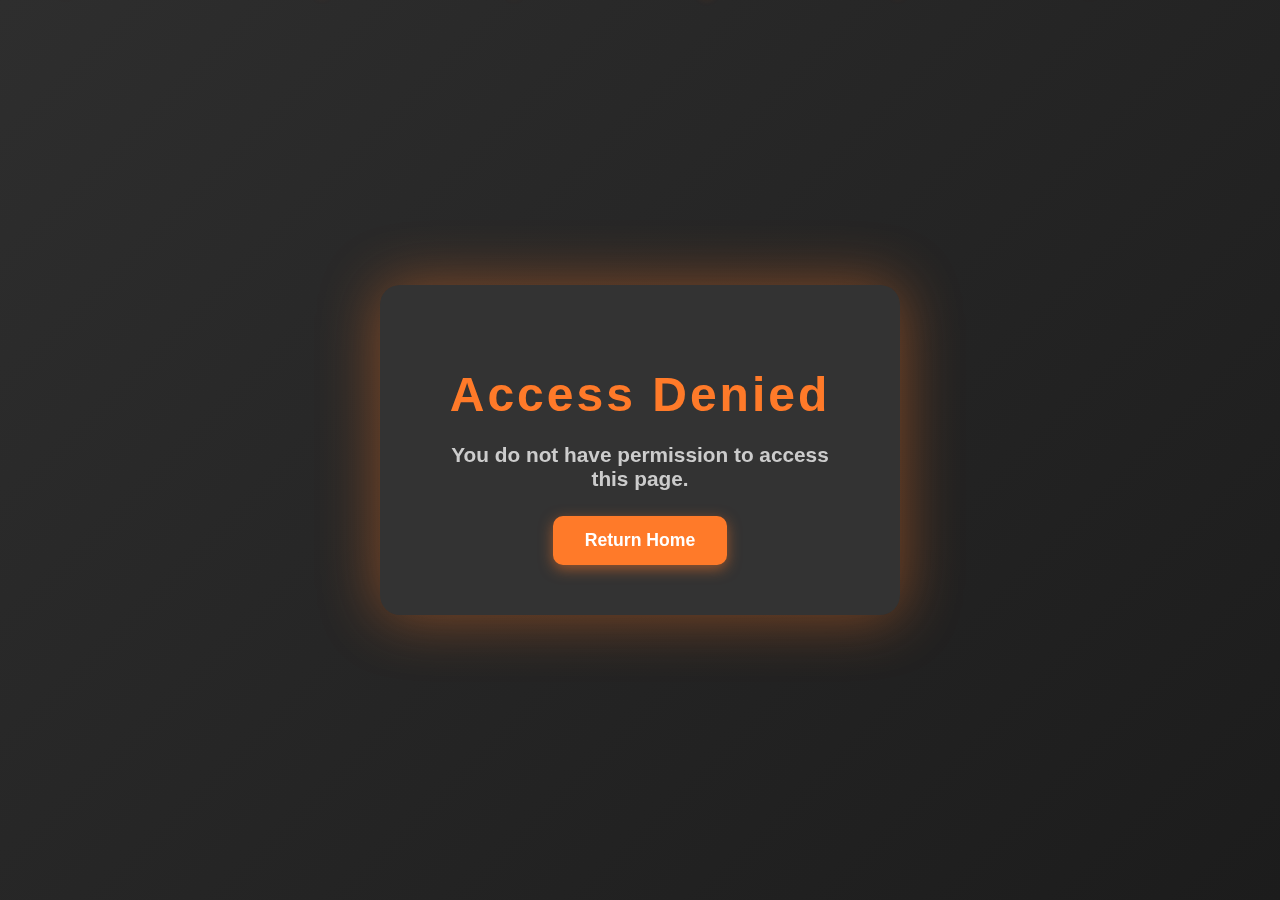
<file: public/denied.html>
<!DOCTYPE html>
<html lang="en">
<head>
  <meta charset="UTF-8" />
  <meta name="viewport" content="width=device-width, initial-scale=1" />
  <title>Access Denied</title>
  <style>
    body {
      margin: 0;
      font-family: "Segoe UI", Roboto, Helvetica, Arial, sans-serif;
      background: linear-gradient(135deg, #2e2e2e, #1c1c1c);
      color: #f0f0f0;
      height: 100vh;
      display: flex;
      justify-content: center;
      align-items: center;
      overflow: hidden;
      position: relative;
    }

    .starflakes {
      pointer-events: none;
      position: fixed;
      inset: 0;
      overflow: hidden;
      z-index: 0;
    }
    .starflake {
      position: absolute;
      top: -10px;
      width: 4px;
      height: 4px;
      background: linear-gradient(45deg, #ff7a29, #ffaa44);
      border-radius: 50%;
      opacity: 0.9;
      filter: drop-shadow(0 0 6px #ff7a29);
      animation-name: fall;
      animation-timing-function: linear;
      animation-iteration-count: infinite;
      animation-fill-mode: forwards;
    }
    .starflake:nth-child(1) { left: 5%; animation-duration: 8s; animation-delay: 0s; width: 3px; height: 3px; opacity: 0.6; }
    .starflake:nth-child(2) { left: 25%; animation-duration: 11s; animation-delay: 3s; }
    .starflake:nth-child(3) { left: 40%; animation-duration: 9s; animation-delay: 1s; opacity: 0.7; }
    .starflake:nth-child(4) { left: 55%; animation-duration: 15s; animation-delay: 5s; width: 5px; height: 5px; opacity: 0.9; }
    .starflake:nth-child(5) { left: 70%; animation-duration: 10s; animation-delay: 2s; opacity: 0.8; }
    .starflake:nth-child(6) { left: 85%; animation-duration: 12s; animation-delay: 4s; width: 3px; height: 3px; opacity: 0.5; }

    @keyframes fall {
      0% {
        top: -10px;
        transform: translateX(0) rotate(0deg);
        opacity: 0.9;
      }
      100% {
        top: 110vh;
        transform: translateX(30px) rotate(360deg);
        opacity: 0;
      }
    }

    .card {
      position: relative;
      z-index: 1;
      background: #333;
      border-radius: 20px;
      padding: 50px 60px;
      text-align: center;
      box-shadow: 0 1px 60px rgba(255, 122, 41, 0.45);
      max-width: 400px;
      width: 90%;
      user-select: none;
    }

    h1 {
      font-size: 3em;
      margin-bottom: 10px;
      color: #ff7a29;
      font-weight: 900;
      letter-spacing: 3px;
    }

    p {
      font-size: 1.3em;
      margin-bottom: 25px;
      color: #ccc;
      font-weight: 600;
    }

    .btn {
      user-select: none;
      display: inline-block;
      background: #ff7a29;
      padding: 14px 32px;
      color: #fff;
      font-weight: 700;
      border-radius: 10px;
      text-decoration: none;
      font-size: 1.1em;
      transition: background 0.3s ease;
      box-shadow: 0 4px 14px rgba(255, 122, 41, 0.5);
    }
    .btn:hover {
      background: #e66a1f;
      box-shadow: 0 6px 20px rgba(230, 106, 31, 0.6);
    }
  </style>
</head>
<body>
  <div class="starflakes" aria-hidden="true">
    <div class="starflake"></div>
    <div class="starflake"></div>
    <div class="starflake"></div>
    <div class="starflake"></div>
    <div class="starflake"></div>
    <div class="starflake"></div>
  </div>

  <div class="card" role="alert" aria-live="assertive">
    <h1>Access Denied</h1>
    <p>You do not have permission to access this page.</p>
    <a href="/" class="btn" role="button" tabindex="0">Return Home</a>
  </div>
</body>
</html>
</file>
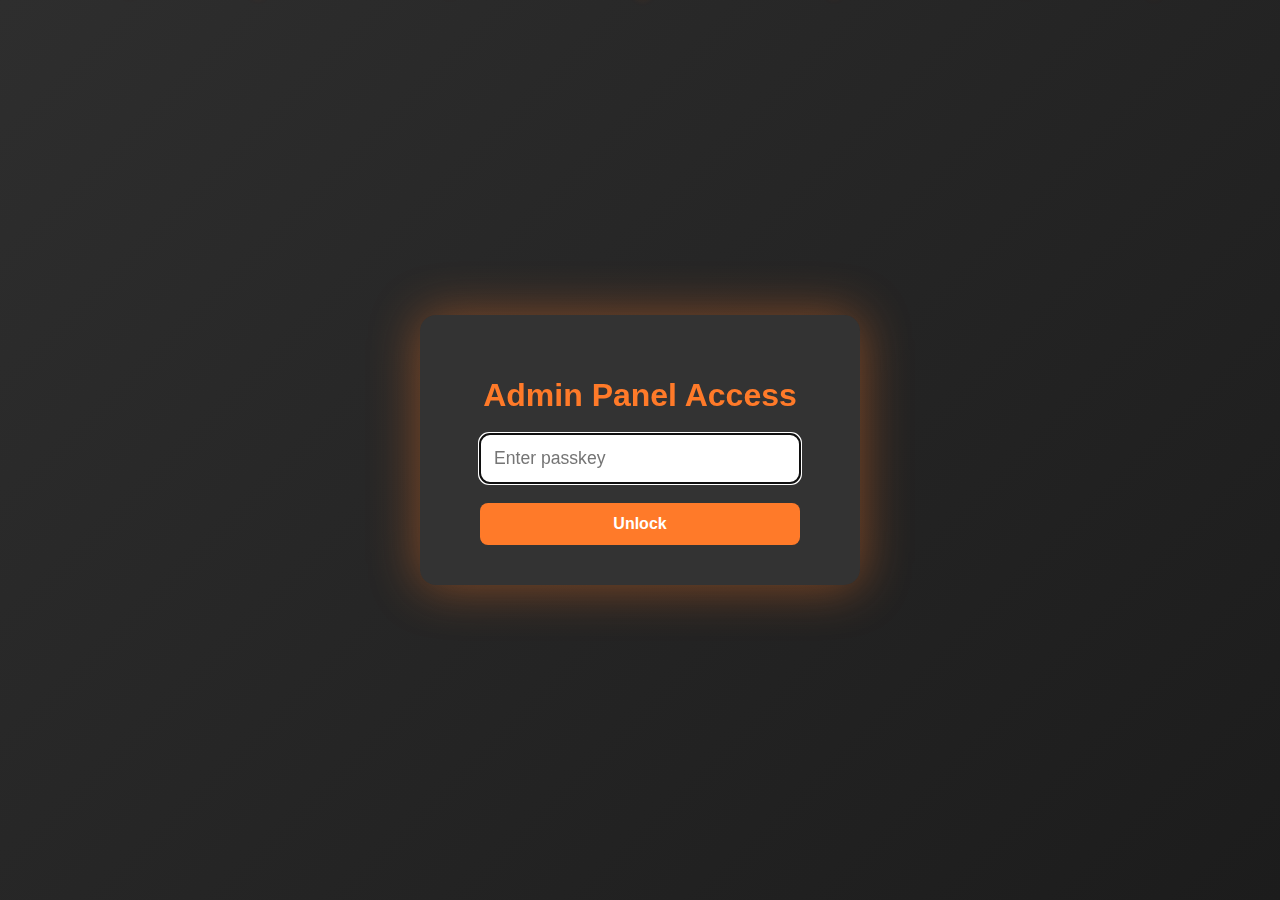
<file: public/lock.html>
<!DOCTYPE html>
<html lang="en">
<head>
  <meta charset="UTF-8" />
  <meta name="viewport" content="width=device-width, initial-scale=1" />
  <title>Admin Panel Lock</title>
  <style>
    body {
      margin: 0;
      font-family: "Segoe UI", Roboto, Helvetica, Arial, sans-serif;
      background: linear-gradient(135deg, #2e2e2e, #1c1c1c);
      color: #f0f0f0;
      height: 100vh;
      display: flex;
      justify-content: center;
      align-items: center;
      flex-direction: column;
      overflow: hidden;
    }

    .starflakes {
      pointer-events: none;
      position: fixed;
      inset: 0;
      overflow: hidden;
      z-index: 0;
    }
    .starflake {
      position: absolute;
      top: -10px;
      width: 4px;
      height: 4px;
      background: linear-gradient(45deg, #ff7a29, #ffaa44);
      border-radius: 50%;
      opacity: 0.9;
      filter: drop-shadow(0 0 6px #ff7a29);
      animation-name: fall;
      animation-timing-function: linear;
      animation-iteration-count: infinite;
      animation-fill-mode: forwards;
    }
    .starflake:nth-child(1) { left: 10%; animation-duration: 8s; animation-delay: 0s; width: 3px; height: 3px; opacity: 0.6; }
    .starflake:nth-child(2) { left: 20%; animation-duration: 12s; animation-delay: 3s; }
    .starflake:nth-child(3) { left: 35%; animation-duration: 10s; animation-delay: 1s; width: 3px; height: 3px; opacity: 0.7; }
    .starflake:nth-child(4) { left: 50%; animation-duration: 15s; animation-delay: 5s; width: 5px; height: 5px; opacity: 0.9; }
    .starflake:nth-child(5) { left: 65%; animation-duration: 11s; animation-delay: 2s; opacity: 0.8; }
    .starflake:nth-child(6) { left: 80%; animation-duration: 9s; animation-delay: 4s; width: 3px; height: 3px; opacity: 0.5; }
    .starflake:nth-child(7) { left: 90%; animation-duration: 13s; animation-delay: 1s; opacity: 0.7; }
    @keyframes fall {
      0% {
        top: -10px;
        transform: translateX(0) rotate(0deg);
        opacity: 0.9;
      }
      100% {
        top: 110vh;
        transform: translateX(40px) rotate(360deg);
        opacity: 0;
      }
    }

    .container {
      position: relative;
      z-index: 1;
      background: #333;
      border-radius: 16px;
      padding: 40px 60px;
      width: 320px;
      text-align: center;
      box-shadow: 0 1px 50px rgba(255,122,41,0.45);
    }

    h1 {
      color: #ff7a29;
      margin-bottom: 20px;
    }

    input[type="password"] {
      width: 100%;
      padding: 14px;
      border-radius: 10px;
      border: none;
      font-size: 1.1rem;
      margin-bottom: 20px;
      box-sizing: border-box;
    }

    button {
      background: #ff7a29;
      border: none;
      padding: 12px 24px;
      color: white;
      font-weight: 700;
      border-radius: 8px;
      cursor: pointer;
      font-size: 1rem;
      width: 100%;
      transition: background-color 0.3s ease;
    }
    button:hover {
      background: #e66a1f;
    }

    .error {
      color: #ff4c4c;
      margin-top: 15px;
      font-weight: 600;
      display: none;
    }
  </style>
</head>
<body>
  <div class="starflakes" aria-hidden="true">
    <div class="starflake"></div>
    <div class="starflake"></div>
    <div class="starflake"></div>
    <div class="starflake"></div>
    <div class="starflake"></div>
    <div class="starflake"></div>
    <div class="starflake"></div>
  </div>

  <div class="container" role="main" aria-label="Admin Panel Passkey Lock">
    <h1>Admin Panel Access</h1>
    <input id="passkey" type="password" placeholder="Enter passkey" autofocus />
    <button id="submitBtn" type="button">Unlock</button>
    <div class="error" id="errorMsg" role="alert">Checking Password, Please Wait.</div>
  </div>

  <script>
    const CORRECT_PASSKEY = "COREAPI-1407890054082082480888"; // change this to your real secret

    const input = document.getElementById("passkey");
    const btn = document.getElementById("submitBtn");
    const errorMsg = document.getElementById("errorMsg");

    btn.addEventListener("click", () => {
      const entered = input.value;
      if (entered === CORRECT_PASSKEY) {
        // Redirect to admin panel
        window.location.href = "admin.html"; // your admin panel file
      } else {
        // Redirect to denied page immediately or show error briefly before redirect
        errorMsg.style.display = "block";
        setTimeout(() => {
          window.location.href = "denied.html"; // your access denied page
        }, 1500);
      }
    });

    // Optional: pressing enter triggers unlock
    input.addEventListener("keydown", e => {
      if (e.key === "Enter") {
        btn.click();
      }
    });
  </script>
</body>
</html>
</file>
<file: _next/static/css/b3931c0a1e639b8d.css>
*,:after,:before{--tw-border-spacing-x:0;--tw-border-spacing-y:0;--tw-translate-x:0;--tw-translate-y:0;--tw-rotate:0;--tw-skew-x:0;--tw-skew-y:0;--tw-scale-x:1;--tw-scale-y:1;--tw-pan-x: ;--tw-pan-y: ;--tw-pinch-zoom: ;--tw-scroll-snap-strictness:proximity;--tw-gradient-from-position: ;--tw-gradient-via-position: ;--tw-gradient-to-position: ;--tw-ordinal: ;--tw-slashed-zero: ;--tw-numeric-figure: ;--tw-numeric-spacing: ;--tw-numeric-fraction: ;--tw-ring-inset: ;--tw-ring-offset-width:0px;--tw-ring-offset-color:#fff;--tw-ring-color:rgb(59 130 246/0.5);--tw-ring-offset-shadow:0 0 #0000;--tw-ring-shadow:0 0 #0000;--tw-shadow:0 0 #0000;--tw-shadow-colored:0 0 #0000;--tw-blur: ;--tw-brightness: ;--tw-contrast: ;--tw-grayscale: ;--tw-hue-rotate: ;--tw-invert: ;--tw-saturate: ;--tw-sepia: ;--tw-drop-shadow: ;--tw-backdrop-blur: ;--tw-backdrop-brightness: ;--tw-backdrop-contrast: ;--tw-backdrop-grayscale: ;--tw-backdrop-hue-rotate: ;--tw-backdrop-invert: ;--tw-backdrop-opacity: ;--tw-backdrop-saturate: ;--tw-backdrop-sepia: ;--tw-contain-size: ;--tw-contain-layout: ;--tw-contain-paint: ;--tw-contain-style: }::backdrop{--tw-border-spacing-x:0;--tw-border-spacing-y:0;--tw-translate-x:0;--tw-translate-y:0;--tw-rotate:0;--tw-skew-x:0;--tw-skew-y:0;--tw-scale-x:1;--tw-scale-y:1;--tw-pan-x: ;--tw-pan-y: ;--tw-pinch-zoom: ;--tw-scroll-snap-strictness:proximity;--tw-gradient-from-position: ;--tw-gradient-via-position: ;--tw-gradient-to-position: ;--tw-ordinal: ;--tw-slashed-zero: ;--tw-numeric-figure: ;--tw-numeric-spacing: ;--tw-numeric-fraction: ;--tw-ring-inset: ;--tw-ring-offset-width:0px;--tw-ring-offset-color:#fff;--tw-ring-color:rgb(59 130 246/0.5);--tw-ring-offset-shadow:0 0 #0000;--tw-ring-shadow:0 0 #0000;--tw-shadow:0 0 #0000;--tw-shadow-colored:0 0 #0000;--tw-blur: ;--tw-brightness: ;--tw-contrast: ;--tw-grayscale: ;--tw-hue-rotate: ;--tw-invert: ;--tw-saturate: ;--tw-sepia: ;--tw-drop-shadow: ;--tw-backdrop-blur: ;--tw-backdrop-brightness: ;--tw-backdrop-contrast: ;--tw-backdrop-grayscale: ;--tw-backdrop-hue-rotate: ;--tw-backdrop-invert: ;--tw-backdrop-opacity: ;--tw-backdrop-saturate: ;--tw-backdrop-sepia: ;--tw-contain-size: ;--tw-contain-layout: ;--tw-contain-paint: ;--tw-contain-style: }/*
! tailwindcss v3.4.17 | MIT License | https://tailwindcss.com
*/*,:after,:before{box-sizing:border-box;border:0 solid #e5e7eb}:after,:before{--tw-content:""}:host,html{line-height:1.5;-webkit-text-size-adjust:100%;-moz-tab-size:4;tab-size:4;font-family:ui-sans-serif,system-ui,sans-serif,Apple Color Emoji,Segoe UI Emoji,Segoe UI Symbol,Noto Color Emoji;font-feature-settings:normal;font-variation-settings:normal;-webkit-tap-highlight-color:transparent}body{margin:0;line-height:inherit}hr{height:0;color:inherit;border-top-width:1px}abbr:where([title]){text-decoration:underline dotted}h1,h2,h3,h4,h5,h6{font-size:inherit;font-weight:inherit}a{color:inherit;text-decoration:inherit}b,strong{font-weight:bolder}code,kbd,pre,samp{font-family:ui-monospace,SFMono-Regular,Menlo,Monaco,Consolas,Liberation Mono,Courier New,monospace;font-feature-settings:normal;font-variation-settings:normal;font-size:1em}small{font-size:80%}sub,sup{font-size:75%;line-height:0;position:relative;vertical-align:baseline}sub{bottom:-.25em}sup{top:-.5em}table{text-indent:0;border-color:inherit;border-collapse:collapse}button,input,optgroup,select,textarea{font-family:inherit;font-feature-settings:inherit;font-variation-settings:inherit;font-size:100%;font-weight:inherit;line-height:inherit;letter-spacing:inherit;color:inherit;margin:0;padding:0}button,select{text-transform:none}button,input:where([type=button]),input:where([type=reset]),input:where([type=submit]){-webkit-appearance:button;background-color:transparent;background-image:none}:-moz-focusring{outline:auto}:-moz-ui-invalid{box-shadow:none}progress{vertical-align:baseline}::-webkit-inner-spin-button,::-webkit-outer-spin-button{height:auto}[type=search]{-webkit-appearance:textfield;outline-offset:-2px}::-webkit-search-decoration{-webkit-appearance:none}::-webkit-file-upload-button{-webkit-appearance:button;font:inherit}summary{display:list-item}blockquote,dd,dl,figure,h1,h2,h3,h4,h5,h6,hr,p,pre{margin:0}fieldset{margin:0}fieldset,legend{padding:0}menu,ol,ul{list-style:none;margin:0;padding:0}dialog{padding:0}textarea{resize:vertical}input::placeholder,textarea::placeholder{opacity:1;color:#9ca3af}[role=button],button{cursor:pointer}:disabled{cursor:default}audio,canvas,embed,iframe,img,object,svg,video{display:block;vertical-align:middle}img,video{max-width:100%;height:auto}[hidden]:where(:not([hidden=until-found])){display:none}:root{--background:0 0% 100%;--foreground:0 0% 3.9%;--card:0 0% 100%;--card-foreground:0 0% 3.9%;--popover:0 0% 100%;--popover-foreground:0 0% 3.9%;--primary:0 0% 9%;--primary-foreground:0 0% 98%;--secondary:0 0% 96.1%;--secondary-foreground:0 0% 9%;--muted:0 0% 96.1%;--muted-foreground:0 0% 45.1%;--accent:0 0% 96.1%;--accent-foreground:0 0% 9%;--destructive:0 84.2% 60.2%;--destructive-foreground:0 0% 98%;--border:0 0% 89.8%;--input:0 0% 89.8%;--ring:0 0% 3.9%;--chart-1:12 76% 61%;--chart-2:173 58% 39%;--chart-3:197 37% 24%;--chart-4:43 74% 66%;--chart-5:27 87% 67%;--radius:0.5rem;--sidebar-background:0 0% 98%;--sidebar-foreground:240 5.3% 26.1%;--sidebar-primary:240 5.9% 10%;--sidebar-primary-foreground:0 0% 98%;--sidebar-accent:240 4.8% 95.9%;--sidebar-accent-foreground:240 5.9% 10%;--sidebar-border:220 13% 91%;--sidebar-ring:217.2 91.2% 59.8%}.dark{--background:0 0% 3.9%;--foreground:0 0% 98%;--card:0 0% 3.9%;--card-foreground:0 0% 98%;--popover:0 0% 3.9%;--popover-foreground:0 0% 98%;--primary:0 0% 98%;--primary-foreground:0 0% 9%;--secondary:0 0% 14.9%;--secondary-foreground:0 0% 98%;--muted:0 0% 14.9%;--muted-foreground:0 0% 63.9%;--accent:0 0% 14.9%;--accent-foreground:0 0% 98%;--destructive:0 62.8% 30.6%;--destructive-foreground:0 0% 98%;--border:0 0% 14.9%;--input:0 0% 14.9%;--ring:0 0% 83.1%;--chart-1:220 70% 50%;--chart-2:160 60% 45%;--chart-3:30 80% 55%;--chart-4:280 65% 60%;--chart-5:340 75% 55%;--sidebar-background:240 5.9% 10%;--sidebar-foreground:240 4.8% 95.9%;--sidebar-primary:224.3 76.3% 48%;--sidebar-primary-foreground:0 0% 100%;--sidebar-accent:240 3.7% 15.9%;--sidebar-accent-foreground:240 4.8% 95.9%;--sidebar-border:240 3.7% 15.9%;--sidebar-ring:217.2 91.2% 59.8%}*{border-color:hsl(var(--border))}body{background-color:hsl(var(--background));color:hsl(var(--foreground))}.container{width:100%;margin-right:auto;margin-left:auto;padding-right:2rem;padding-left:2rem}@media (min-width:1400px){.container{max-width:1400px}}.sr-only{position:absolute;width:1px;height:1px;padding:0;margin:-1px;overflow:hidden;clip:rect(0,0,0,0);white-space:nowrap;border-width:0}.pointer-events-none{pointer-events:none}.pointer-events-auto{pointer-events:auto}.visible{visibility:visible}.invisible{visibility:hidden}.fixed{position:fixed}.absolute{position:absolute}.relative{position:relative}.sticky{position:sticky}.inset-0{inset:0}.inset-x-0{left:0;right:0}.inset-y-0{top:0;bottom:0}.-bottom-12{bottom:-3rem}.-left-12{left:-3rem}.-right-12{right:-3rem}.-top-12{top:-3rem}.bottom-0{bottom:0}.bottom-1\/4{bottom:25%}.bottom-4{bottom:1rem}.left-0{left:0}.left-1{left:.25rem}.left-1\/2{left:50%}.left-1\/4{left:25%}.left-2{left:.5rem}.left-4{left:1rem}.left-\[50\%\]{left:50%}.right-0{right:0}.right-1{right:.25rem}.right-1\/4{right:25%}.right-2{right:.5rem}.right-3{right:.75rem}.right-4{right:1rem}.top-0{top:0}.top-1\.5{top:.375rem}.top-1\/2{top:50%}.top-1\/4{top:25%}.top-2{top:.5rem}.top-3\.5{top:.875rem}.top-3\/4{top:75%}.top-4{top:1rem}.top-\[1px\]{top:1px}.top-\[50\%\]{top:50%}.top-\[60\%\]{top:60%}.top-full{top:100%}.z-0{z-index:0}.z-10{z-index:10}.z-20{z-index:20}.z-50{z-index:50}.z-\[100\]{z-index:100}.z-\[1\]{z-index:1}.-mx-1{margin-left:-.25rem;margin-right:-.25rem}.mx-2{margin-left:.5rem;margin-right:.5rem}.mx-3\.5{margin-left:.875rem;margin-right:.875rem}.mx-4{margin-left:1rem;margin-right:1rem}.mx-auto{margin-left:auto;margin-right:auto}.my-0\.5{margin-top:.125rem;margin-bottom:.125rem}.my-1{margin-top:.25rem;margin-bottom:.25rem}.-ml-4{margin-left:-1rem}.-mt-4{margin-top:-1rem}.mb-1{margin-bottom:.25rem}.mb-12{margin-bottom:3rem}.mb-16{margin-bottom:4rem}.mb-2{margin-bottom:.5rem}.mb-3{margin-bottom:.75rem}.mb-4{margin-bottom:1rem}.mb-6{margin-bottom:1.5rem}.ml-1{margin-left:.25rem}.ml-2{margin-left:.5rem}.ml-4{margin-left:1rem}.ml-auto{margin-left:auto}.mr-1{margin-right:.25rem}.mr-2{margin-right:.5rem}.mt-1\.5{margin-top:.375rem}.mt-12{margin-top:3rem}.mt-16{margin-top:4rem}.mt-2{margin-top:.5rem}.mt-20{margin-top:5rem}.mt-24{margin-top:6rem}.mt-3{margin-top:.75rem}.mt-4{margin-top:1rem}.mt-8{margin-top:2rem}.mt-auto{margin-top:auto}.line-clamp-3{overflow:hidden;display:-webkit-box;-webkit-box-orient:vertical;-webkit-line-clamp:3}.block{display:block}.flex{display:flex}.inline-flex{display:inline-flex}.table{display:table}.grid{display:grid}.hidden{display:none}.aspect-square{aspect-ratio:1/1}.aspect-video{aspect-ratio:16/9}.size-4{width:1rem;height:1rem}.h-1{height:.25rem}.h-1\.5{height:.375rem}.h-10{height:2.5rem}.h-11{height:2.75rem}.h-12{height:3rem}.h-16{height:4rem}.h-2{height:.5rem}.h-2\.5{height:.625rem}.h-3{height:.75rem}.h-3\.5{height:.875rem}.h-4{height:1rem}.h-40{height:10rem}.h-5{height:1.25rem}.h-6{height:1.5rem}.h-7{height:1.75rem}.h-72{height:18rem}.h-8{height:2rem}.h-80{height:20rem}.h-9{height:2.25rem}.h-96{height:24rem}.h-\[1px\]{height:1px}.h-\[var\(--radix-navigation-menu-viewport-height\)\]{height:var(--radix-navigation-menu-viewport-height)}.h-\[var\(--radix-select-trigger-height\)\]{height:var(--radix-select-trigger-height)}.h-auto{height:auto}.h-full{height:100%}.h-px{height:1px}.h-svh{height:100svh}.max-h-96{max-height:24rem}.max-h-\[300px\]{max-height:300px}.max-h-screen{max-height:100vh}.min-h-0{min-height:0}.min-h-\[80px\]{min-height:80px}.min-h-screen{min-height:100vh}.min-h-svh{min-height:100svh}.w-0{width:0}.w-1{width:.25rem}.w-1\.5{width:.375rem}.w-10{width:2.5rem}.w-11{width:2.75rem}.w-12{width:3rem}.w-2{width:.5rem}.w-2\.5{width:.625rem}.w-24{width:6rem}.w-3{width:.75rem}.w-3\.5{width:.875rem}.w-3\/4{width:75%}.w-4{width:1rem}.w-5{width:1.25rem}.w-6{width:1.5rem}.w-64{width:16rem}.w-7{width:1.75rem}.w-72{width:18rem}.w-8{width:2rem}.w-80{width:20rem}.w-9{width:2.25rem}.w-96{width:24rem}.w-\[--sidebar-width\]{width:var(--sidebar-width)}.w-\[100px\]{width:100px}.w-\[1px\]{width:1px}.w-auto{width:auto}.w-fit{width:fit-content}.w-full{width:100%}.w-max{width:max-content}.w-px{width:1px}.min-w-0{min-width:0}.min-w-10{min-width:2.5rem}.min-w-11{min-width:2.75rem}.min-w-5{min-width:1.25rem}.min-w-9{min-width:2.25rem}.min-w-\[12rem\]{min-width:12rem}.min-w-\[8rem\]{min-width:8rem}.min-w-\[var\(--radix-select-trigger-width\)\]{min-width:var(--radix-select-trigger-width)}.max-w-2xl{max-width:42rem}.max-w-3xl{max-width:48rem}.max-w-4xl{max-width:56rem}.max-w-6xl{max-width:72rem}.max-w-\[--skeleton-width\]{max-width:var(--skeleton-width)}.max-w-lg{max-width:32rem}.max-w-max{max-width:max-content}.flex-1{flex:1 1 0%}.flex-shrink-0,.shrink-0{flex-shrink:0}.flex-grow,.grow{flex-grow:1}.grow-0{flex-grow:0}.basis-full{flex-basis:100%}.caption-bottom{caption-side:bottom}.border-collapse{border-collapse:collapse}.-translate-x-1\/2{--tw-translate-x:-50%}.-translate-x-1\/2,.-translate-x-px{transform:translate(var(--tw-translate-x),var(--tw-translate-y)) rotate(var(--tw-rotate)) skewX(var(--tw-skew-x)) skewY(var(--tw-skew-y)) scaleX(var(--tw-scale-x)) scaleY(var(--tw-scale-y))}.-translate-x-px{--tw-translate-x:-1px}.-translate-y-1\/2{--tw-translate-y:-50%}.-translate-y-1\/2,.translate-x-\[-50\%\]{transform:translate(var(--tw-translate-x),var(--tw-translate-y)) rotate(var(--tw-rotate)) skewX(var(--tw-skew-x)) skewY(var(--tw-skew-y)) scaleX(var(--tw-scale-x)) scaleY(var(--tw-scale-y))}.translate-x-\[-50\%\]{--tw-translate-x:-50%}.translate-x-px{--tw-translate-x:1px}.translate-x-px,.translate-y-\[-50\%\]{transform:translate(var(--tw-translate-x),var(--tw-translate-y)) rotate(var(--tw-rotate)) skewX(var(--tw-skew-x)) skewY(var(--tw-skew-y)) scaleX(var(--tw-scale-x)) scaleY(var(--tw-scale-y))}.translate-y-\[-50\%\]{--tw-translate-y:-50%}.rotate-45{--tw-rotate:45deg}.rotate-45,.rotate-90{transform:translate(var(--tw-translate-x),var(--tw-translate-y)) rotate(var(--tw-rotate)) skewX(var(--tw-skew-x)) skewY(var(--tw-skew-y)) scaleX(var(--tw-scale-x)) scaleY(var(--tw-scale-y))}.rotate-90{--tw-rotate:90deg}.scale-105{--tw-scale-x:1.05;--tw-scale-y:1.05}.scale-105,.scale-90{transform:translate(var(--tw-translate-x),var(--tw-translate-y)) rotate(var(--tw-rotate)) skewX(var(--tw-skew-x)) skewY(var(--tw-skew-y)) scaleX(var(--tw-scale-x)) scaleY(var(--tw-scale-y))}.scale-90{--tw-scale-x:.9;--tw-scale-y:.9}.transform{transform:translate(var(--tw-translate-x),var(--tw-translate-y)) rotate(var(--tw-rotate)) skewX(var(--tw-skew-x)) skewY(var(--tw-skew-y)) scaleX(var(--tw-scale-x)) scaleY(var(--tw-scale-y))}@keyframes float-1{0%,to{transform:translate(0)}33%{transform:translate(30px,-30px)}66%{transform:translate(-20px,20px)}}.animate-float-1{animation:float-1 20s ease-in-out infinite}@keyframes float-2{0%,to{transform:translate(0)}50%{transform:translate(-40px,-25px)}}.animate-float-2{animation:float-2 25s ease-in-out infinite}@keyframes float-3{0%,to{transform:translate(0)}25%{transform:translate(25px,30px)}75%{transform:translate(-30px,-20px)}}.animate-float-3{animation:float-3 30s ease-in-out infinite}@keyframes gradient-shift{0%,to{background-position:0 50%}50%{background-position:100% 50%}}.animate-gradient-shift{animation:gradient-shift 3s ease-in-out infinite}@keyframes pulse{50%{opacity:.5}}.animate-pulse{animation:pulse 2s cubic-bezier(.4,0,.6,1) infinite}@keyframes spin{to{transform:rotate(1turn)}}.animate-spin{animation:spin 1s linear infinite}.cursor-default{cursor:default}.cursor-not-allowed{cursor:not-allowed}.cursor-pointer{cursor:pointer}.touch-none{touch-action:none}.select-none{user-select:none}.list-inside{list-style-position:inside}.list-disc{list-style-type:disc}.list-none{list-style-type:none}.grid-cols-1{grid-template-columns:repeat(1,minmax(0,1fr))}.flex-row{flex-direction:row}.flex-col{flex-direction:column}.flex-col-reverse{flex-direction:column-reverse}.flex-wrap{flex-wrap:wrap}.items-start{align-items:flex-start}.items-end{align-items:flex-end}.items-center{align-items:center}.items-stretch{align-items:stretch}.justify-center{justify-content:center}.justify-between{justify-content:space-between}.gap-1{gap:.25rem}.gap-1\.5{gap:.375rem}.gap-2{gap:.5rem}.gap-4{gap:1rem}.gap-6{gap:1.5rem}.gap-8{gap:2rem}.space-x-1>:not([hidden])~:not([hidden]){--tw-space-x-reverse:0;margin-right:calc(.25rem * var(--tw-space-x-reverse));margin-left:calc(.25rem * calc(1 - var(--tw-space-x-reverse)))}.space-x-12>:not([hidden])~:not([hidden]){--tw-space-x-reverse:0;margin-right:calc(3rem * var(--tw-space-x-reverse));margin-left:calc(3rem * calc(1 - var(--tw-space-x-reverse)))}.space-x-2>:not([hidden])~:not([hidden]){--tw-space-x-reverse:0;margin-right:calc(.5rem * var(--tw-space-x-reverse));margin-left:calc(.5rem * calc(1 - var(--tw-space-x-reverse)))}.space-x-3>:not([hidden])~:not([hidden]){--tw-space-x-reverse:0;margin-right:calc(.75rem * var(--tw-space-x-reverse));margin-left:calc(.75rem * calc(1 - var(--tw-space-x-reverse)))}.space-x-4>:not([hidden])~:not([hidden]){--tw-space-x-reverse:0;margin-right:calc(1rem * var(--tw-space-x-reverse));margin-left:calc(1rem * calc(1 - var(--tw-space-x-reverse)))}.space-x-8>:not([hidden])~:not([hidden]){--tw-space-x-reverse:0;margin-right:calc(2rem * var(--tw-space-x-reverse));margin-left:calc(2rem * calc(1 - var(--tw-space-x-reverse)))}.space-y-1>:not([hidden])~:not([hidden]){--tw-space-y-reverse:0;margin-top:calc(.25rem * calc(1 - var(--tw-space-y-reverse)));margin-bottom:calc(.25rem * var(--tw-space-y-reverse))}.space-y-1\.5>:not([hidden])~:not([hidden]){--tw-space-y-reverse:0;margin-top:calc(.375rem * calc(1 - var(--tw-space-y-reverse)));margin-bottom:calc(.375rem * var(--tw-space-y-reverse))}.space-y-12>:not([hidden])~:not([hidden]){--tw-space-y-reverse:0;margin-top:calc(3rem * calc(1 - var(--tw-space-y-reverse)));margin-bottom:calc(3rem * var(--tw-space-y-reverse))}.space-y-2>:not([hidden])~:not([hidden]){--tw-space-y-reverse:0;margin-top:calc(.5rem * calc(1 - var(--tw-space-y-reverse)));margin-bottom:calc(.5rem * var(--tw-space-y-reverse))}.space-y-3>:not([hidden])~:not([hidden]){--tw-space-y-reverse:0;margin-top:calc(.75rem * calc(1 - var(--tw-space-y-reverse)));margin-bottom:calc(.75rem * var(--tw-space-y-reverse))}.space-y-4>:not([hidden])~:not([hidden]){--tw-space-y-reverse:0;margin-top:calc(1rem * calc(1 - var(--tw-space-y-reverse)));margin-bottom:calc(1rem * var(--tw-space-y-reverse))}.space-y-5>:not([hidden])~:not([hidden]){--tw-space-y-reverse:0;margin-top:calc(1.25rem * calc(1 - var(--tw-space-y-reverse)));margin-bottom:calc(1.25rem * var(--tw-space-y-reverse))}.space-y-6>:not([hidden])~:not([hidden]){--tw-space-y-reverse:0;margin-top:calc(1.5rem * calc(1 - var(--tw-space-y-reverse)));margin-bottom:calc(1.5rem * var(--tw-space-y-reverse))}.space-y-8>:not([hidden])~:not([hidden]){--tw-space-y-reverse:0;margin-top:calc(2rem * calc(1 - var(--tw-space-y-reverse)));margin-bottom:calc(2rem * var(--tw-space-y-reverse))}.overflow-auto{overflow:auto}.overflow-hidden{overflow:hidden}.overflow-y-auto{overflow-y:auto}.overflow-x-hidden{overflow-x:hidden}.whitespace-nowrap{white-space:nowrap}.break-words{overflow-wrap:break-word}.rounded-2xl{border-radius:1rem}.rounded-3xl{border-radius:1.5rem}.rounded-\[2px\]{border-radius:2px}.rounded-\[inherit\]{border-radius:inherit}.rounded-full{border-radius:9999px}.rounded-lg{border-radius:var(--radius)}.rounded-md{border-radius:calc(var(--radius) - 2px)}.rounded-sm{border-radius:calc(var(--radius) - 4px)}.rounded-xl{border-radius:.75rem}.rounded-t-\[10px\]{border-top-left-radius:10px;border-top-right-radius:10px}.rounded-tl-sm{border-top-left-radius:calc(var(--radius) - 4px)}.border{border-width:1px}.border-2{border-width:2px}.border-\[1\.5px\]{border-width:1.5px}.border-y{border-top-width:1px}.border-b,.border-y{border-bottom-width:1px}.border-b-0{border-bottom-width:0}.border-l{border-left-width:1px}.border-r{border-right-width:1px}.border-t{border-top-width:1px}.border-dashed{border-style:dashed}.border-\[--color-border\]{border-color:var(--color-border)}.border-\[rgb\(83\2c 84\2c 193\)\]\/30{border-color:rgb(83 84 193/.3)}.border-\[rgb\(83\2c 84\2c 193\)\]\/40{border-color:rgb(83 84 193/.4)}.border-\[rgb\(83\2c 84\2c 193\)\]\/50{border-color:rgb(83 84 193/.5)}.border-amber-500\/30{border-color:rgb(245 158 11/.3)}.border-blue-500\/30{border-color:rgb(59 130 246/.3)}.border-border\/50{border-color:hsl(var(--border)/.5)}.border-destructive{border-color:hsl(var(--destructive))}.border-destructive\/50{border-color:hsl(var(--destructive)/.5)}.border-emerald-500\/30{border-color:rgb(16 185 129/.3)}.border-gray-500\/30{border-color:rgb(107 114 128/.3)}.border-gray-600\/50{border-color:rgb(75 85 99/.5)}.border-gray-700\/30{border-color:rgb(55 65 81/.3)}.border-gray-700\/40{border-color:rgb(55 65 81/.4)}.border-gray-700\/50{border-color:rgb(55 65 81/.5)}.border-green-500\/30{border-color:rgb(34 197 94/.3)}.border-input{border-color:hsl(var(--input))}.border-primary{border-color:rgba(83,84,193,.17)}.border-purple-500\/30{border-color:rgb(168 85 247/.3)}.border-red-500\/30{border-color:rgb(239 68 68/.3)}.border-transparent{border-color:transparent}.border-white\/10{border-color:rgb(255 255 255/.1)}.border-white\/20{border-color:rgb(255 255 255/.2)}.border-white\/5{border-color:rgb(255 255 255/.05)}.border-yellow-500\/30{border-color:rgb(234 179 8/.3)}.border-l-transparent{border-left-color:transparent}.border-t-transparent{border-top-color:transparent}.bg-\[--color-bg\]{background-color:var(--color-bg)}.bg-\[rgb\(83\2c 84\2c 193\)\]{--tw-bg-opacity:1;background-color:rgb(83 84 193/var(--tw-bg-opacity,1))}.bg-\[rgb\(83\2c 84\2c 193\)\]\/10{background-color:rgb(83 84 193/.1)}.bg-\[rgb\(83\2c 84\2c 193\)\]\/5{background-color:rgb(83 84 193/.05)}.bg-accent{background-color:hsl(var(--accent))}.bg-amber-500\/20{background-color:rgb(245 158 11/.2)}.bg-background{background-color:hsl(var(--background))}.bg-black{--tw-bg-opacity:1;background-color:rgb(0 0 0/var(--tw-bg-opacity,1))}.bg-black\/30{background-color:rgb(0 0 0/.3)}.bg-black\/40{background-color:rgb(0 0 0/.4)}.bg-black\/50{background-color:rgb(0 0 0/.5)}.bg-black\/80{background-color:rgb(0 0 0/.8)}.bg-blue-500{--tw-bg-opacity:1;background-color:rgb(59 130 246/var(--tw-bg-opacity,1))}.bg-blue-500\/20{background-color:rgb(59 130 246/.2)}.bg-border{background-color:hsl(var(--border))}.bg-destructive{background-color:hsl(var(--destructive))}.bg-emerald-500\/20{background-color:rgb(16 185 129/.2)}.bg-foreground{background-color:hsl(var(--foreground))}.bg-gray-400{--tw-bg-opacity:1;background-color:rgb(156 163 175/var(--tw-bg-opacity,1))}.bg-gray-500{--tw-bg-opacity:1;background-color:rgb(107 114 128/var(--tw-bg-opacity,1))}.bg-gray-500\/20{background-color:rgb(107 114 128/.2)}.bg-gray-700{--tw-bg-opacity:1;background-color:rgb(55 65 81/var(--tw-bg-opacity,1))}.bg-gray-800\/30{background-color:rgb(31 41 55/.3)}.bg-gray-800\/40{background-color:rgb(31 41 55/.4)}.bg-gray-800\/50{background-color:rgb(31 41 55/.5)}.bg-gray-800\/80{background-color:rgb(31 41 55/.8)}.bg-green-400{--tw-bg-opacity:1;background-color:rgb(74 222 128/var(--tw-bg-opacity,1))}.bg-green-500{--tw-bg-opacity:1;background-color:rgb(34 197 94/var(--tw-bg-opacity,1))}.bg-green-500\/20{background-color:rgb(34 197 94/.2)}.bg-muted{background-color:hsl(var(--muted))}.bg-muted\/50{background-color:hsl(var(--muted)/.5)}.bg-popover{background-color:hsl(var(--popover))}.bg-primary{background-color:rgba(83,84,193,.17)}.bg-purple-500{--tw-bg-opacity:1;background-color:rgb(168 85 247/var(--tw-bg-opacity,1))}.bg-purple-500\/20{background-color:rgb(168 85 247/.2)}.bg-red-500{--tw-bg-opacity:1;background-color:rgb(239 68 68/var(--tw-bg-opacity,1))}.bg-red-500\/10{background-color:rgb(239 68 68/.1)}.bg-red-500\/20{background-color:rgb(239 68 68/.2)}.bg-secondary{background-color:hsl(var(--secondary))}.bg-transparent{background-color:transparent}.bg-white\/5{background-color:rgb(255 255 255/.05)}.bg-yellow-500\/20{background-color:rgb(234 179 8/.2)}.bg-gradient-to-b{background-image:linear-gradient(to bottom,var(--tw-gradient-stops))}.bg-gradient-to-bl{background-image:linear-gradient(to bottom left,var(--tw-gradient-stops))}.bg-gradient-to-br{background-image:linear-gradient(to bottom right,var(--tw-gradient-stops))}.bg-gradient-to-r{background-image:linear-gradient(to right,var(--tw-gradient-stops))}.bg-gradient-to-tr{background-image:linear-gradient(to top right,var(--tw-gradient-stops))}.from-\[rgb\(83\2c 84\2c 193\)\]{--tw-gradient-from:rgb(83,84,193) var(--tw-gradient-from-position);--tw-gradient-to:rgb(83 84 193/0) var(--tw-gradient-to-position);--tw-gradient-stops:var(--tw-gradient-from),var(--tw-gradient-to)}.from-\[rgb\(83\2c 84\2c 193\)\]\/10{--tw-gradient-from:rgb(83 84 193/0.1) var(--tw-gradient-from-position);--tw-gradient-to:rgb(83 84 193/0) var(--tw-gradient-to-position);--tw-gradient-stops:var(--tw-gradient-from),var(--tw-gradient-to)}.from-\[rgb\(83\2c 84\2c 193\)\]\/20{--tw-gradient-from:rgb(83 84 193/0.2) var(--tw-gradient-from-position);--tw-gradient-to:rgb(83 84 193/0) var(--tw-gradient-to-position);--tw-gradient-stops:var(--tw-gradient-from),var(--tw-gradient-to)}.from-\[rgb\(83\2c 84\2c 193\)\]\/5{--tw-gradient-from:rgb(83 84 193/0.05) var(--tw-gradient-from-position);--tw-gradient-to:rgb(83 84 193/0) var(--tw-gradient-to-position);--tw-gradient-stops:var(--tw-gradient-from),var(--tw-gradient-to)}.from-black{--tw-gradient-from:#000 var(--tw-gradient-from-position);--tw-gradient-to:rgb(0 0 0/0) var(--tw-gradient-to-position);--tw-gradient-stops:var(--tw-gradient-from),var(--tw-gradient-to)}.from-black\/20{--tw-gradient-from:rgb(0 0 0/0.2) var(--tw-gradient-from-position);--tw-gradient-to:rgb(0 0 0/0) var(--tw-gradient-to-position);--tw-gradient-stops:var(--tw-gradient-from),var(--tw-gradient-to)}.from-gray-600{--tw-gradient-from:#4b5563 var(--tw-gradient-from-position);--tw-gradient-to:rgb(75 85 99/0) var(--tw-gradient-to-position);--tw-gradient-stops:var(--tw-gradient-from),var(--tw-gradient-to)}.from-gray-900\/10{--tw-gradient-from:rgb(17 24 39/0.1) var(--tw-gradient-from-position);--tw-gradient-to:rgb(17 24 39/0) var(--tw-gradient-to-position);--tw-gradient-stops:var(--tw-gradient-from),var(--tw-gradient-to)}.from-gray-900\/40{--tw-gradient-from:rgb(17 24 39/0.4) var(--tw-gradient-from-position);--tw-gradient-to:rgb(17 24 39/0) var(--tw-gradient-to-position);--tw-gradient-stops:var(--tw-gradient-from),var(--tw-gradient-to)}.from-gray-900\/5{--tw-gradient-from:rgb(17 24 39/0.05) var(--tw-gradient-from-position);--tw-gradient-to:rgb(17 24 39/0) var(--tw-gradient-to-position);--tw-gradient-stops:var(--tw-gradient-from),var(--tw-gradient-to)}.from-gray-900\/50{--tw-gradient-from:rgb(17 24 39/0.5) var(--tw-gradient-from-position);--tw-gradient-to:rgb(17 24 39/0) var(--tw-gradient-to-position);--tw-gradient-stops:var(--tw-gradient-from),var(--tw-gradient-to)}.from-gray-900\/60{--tw-gradient-from:rgb(17 24 39/0.6) var(--tw-gradient-from-position);--tw-gradient-to:rgb(17 24 39/0) var(--tw-gradient-to-position);--tw-gradient-stops:var(--tw-gradient-from),var(--tw-gradient-to)}.from-gray-900\/90{--tw-gradient-from:rgb(17 24 39/0.9) var(--tw-gradient-from-position);--tw-gradient-to:rgb(17 24 39/0) var(--tw-gradient-to-position);--tw-gradient-stops:var(--tw-gradient-from),var(--tw-gradient-to)}.from-transparent{--tw-gradient-from:transparent var(--tw-gradient-from-position);--tw-gradient-to:rgb(0 0 0/0) var(--tw-gradient-to-position);--tw-gradient-stops:var(--tw-gradient-from),var(--tw-gradient-to)}.from-white\/5{--tw-gradient-from:rgb(255 255 255/0.05) var(--tw-gradient-from-position);--tw-gradient-to:rgb(255 255 255/0) var(--tw-gradient-to-position);--tw-gradient-stops:var(--tw-gradient-from),var(--tw-gradient-to)}.via-black\/40{--tw-gradient-to:rgb(0 0 0/0) var(--tw-gradient-to-position);--tw-gradient-stops:var(--tw-gradient-from),rgb(0 0 0/0.4) var(--tw-gradient-via-position),var(--tw-gradient-to)}.via-gray-800\/30{--tw-gradient-to:rgb(31 41 55/0) var(--tw-gradient-to-position);--tw-gradient-stops:var(--tw-gradient-from),rgb(31 41 55/0.3) var(--tw-gradient-via-position),var(--tw-gradient-to)}.via-gray-800\/40{--tw-gradient-to:rgb(31 41 55/0) var(--tw-gradient-to-position);--tw-gradient-stops:var(--tw-gradient-from),rgb(31 41 55/0.4) var(--tw-gradient-via-position),var(--tw-gradient-to)}.via-gray-800\/60{--tw-gradient-to:rgb(31 41 55/0) var(--tw-gradient-to-position);--tw-gradient-stops:var(--tw-gradient-from),rgb(31 41 55/0.6) var(--tw-gradient-via-position),var(--tw-gradient-to)}.via-gray-900{--tw-gradient-to:rgb(17 24 39/0) var(--tw-gradient-to-position);--tw-gradient-stops:var(--tw-gradient-from),#111827 var(--tw-gradient-via-position),var(--tw-gradient-to)}.via-gray-950{--tw-gradient-to:rgb(3 7 18/0) var(--tw-gradient-to-position);--tw-gradient-stops:var(--tw-gradient-from),#030712 var(--tw-gradient-via-position),var(--tw-gradient-to)}.via-purple-500{--tw-gradient-to:rgb(168 85 247/0) var(--tw-gradient-to-position);--tw-gradient-stops:var(--tw-gradient-from),#a855f7 var(--tw-gradient-via-position),var(--tw-gradient-to)}.via-transparent{--tw-gradient-to:rgb(0 0 0/0) var(--tw-gradient-to-position);--tw-gradient-stops:var(--tw-gradient-from),transparent var(--tw-gradient-via-position),var(--tw-gradient-to)}.via-white\/5{--tw-gradient-to:rgb(255 255 255/0) var(--tw-gradient-to-position);--tw-gradient-stops:var(--tw-gradient-from),rgb(255 255 255/0.05) var(--tw-gradient-via-position),var(--tw-gradient-to)}.to-\[rgb\(100\2c 84\2c 193\)\]{--tw-gradient-to:rgb(100,84,193) var(--tw-gradient-to-position)}.to-black{--tw-gradient-to:#000 var(--tw-gradient-to-position)}.to-black\/20{--tw-gradient-to:rgb(0 0 0/0.2) var(--tw-gradient-to-position)}.to-gray-800{--tw-gradient-to:#1f2937 var(--tw-gradient-to-position)}.to-gray-800\/30{--tw-gradient-to:rgb(31 41 55/0.3) var(--tw-gradient-to-position)}.to-gray-800\/5{--tw-gradient-to:rgb(31 41 55/0.05) var(--tw-gradient-to-position)}.to-gray-800\/90{--tw-gradient-to:rgb(31 41 55/0.9) var(--tw-gradient-to-position)}.to-gray-900\/20{--tw-gradient-to:rgb(17 24 39/0.2) var(--tw-gradient-to-position)}.to-gray-900\/40{--tw-gradient-to:rgb(17 24 39/0.4) var(--tw-gradient-to-position)}.to-gray-900\/60{--tw-gradient-to:rgb(17 24 39/0.6) var(--tw-gradient-to-position)}.to-gray-900\/95{--tw-gradient-to:rgb(17 24 39/0.95) var(--tw-gradient-to-position)}.to-purple-500{--tw-gradient-to:#a855f7 var(--tw-gradient-to-position)}.to-purple-600{--tw-gradient-to:#9333ea var(--tw-gradient-to-position)}.to-purple-600\/10{--tw-gradient-to:rgb(147 51 234/0.1) var(--tw-gradient-to-position)}.to-purple-600\/20{--tw-gradient-to:rgb(147 51 234/0.2) var(--tw-gradient-to-position)}.to-purple-600\/5{--tw-gradient-to:rgb(147 51 234/0.05) var(--tw-gradient-to-position)}.to-transparent{--tw-gradient-to:transparent var(--tw-gradient-to-position)}.to-white\/10{--tw-gradient-to:rgb(255 255 255/0.1) var(--tw-gradient-to-position)}.bg-\[length\:200\%_100\%\]{background-size:200% 100%}.bg-cover{background-size:cover}.bg-clip-text{background-clip:text}.bg-center{background-position:50%}.fill-\[rgb\(83\2c 84\2c 193\)\]{fill:rgb(83,84,193)}.fill-current{fill:currentColor}.p-0{padding:0}.p-1{padding:.25rem}.p-12{padding:3rem}.p-2{padding:.5rem}.p-3{padding:.75rem}.p-4{padding:1rem}.p-6{padding:1.5rem}.p-8{padding:2rem}.p-\[1px\]{padding:1px}.px-1{padding-left:.25rem;padding-right:.25rem}.px-12{padding-left:3rem;padding-right:3rem}.px-2{padding-left:.5rem;padding-right:.5rem}.px-2\.5{padding-left:.625rem;padding-right:.625rem}.px-3{padding-left:.75rem;padding-right:.75rem}.px-4{padding-left:1rem;padding-right:1rem}.px-5{padding-left:1.25rem;padding-right:1.25rem}.px-6{padding-left:1.5rem;padding-right:1.5rem}.px-8{padding-left:2rem;padding-right:2rem}.py-0\.5{padding-top:.125rem;padding-bottom:.125rem}.py-1{padding-top:.25rem;padding-bottom:.25rem}.py-1\.5{padding-top:.375rem;padding-bottom:.375rem}.py-12{padding-top:3rem;padding-bottom:3rem}.py-2{padding-top:.5rem;padding-bottom:.5rem}.py-20{padding-top:5rem;padding-bottom:5rem}.py-3{padding-top:.75rem;padding-bottom:.75rem}.py-4{padding-top:1rem;padding-bottom:1rem}.py-6{padding-top:1.5rem;padding-bottom:1.5rem}.pb-3{padding-bottom:.75rem}.pb-4{padding-bottom:1rem}.pb-6{padding-bottom:1.5rem}.pl-2\.5{padding-left:.625rem}.pl-4{padding-left:1rem}.pl-8{padding-left:2rem}.pr-2{padding-right:.5rem}.pr-2\.5{padding-right:.625rem}.pr-8{padding-right:2rem}.pt-0{padding-top:0}.pt-1{padding-top:.25rem}.pt-3{padding-top:.75rem}.pt-4{padding-top:1rem}.pt-6{padding-top:1.5rem}.pt-8{padding-top:2rem}.text-left{text-align:left}.text-center{text-align:center}.align-middle{vertical-align:middle}.font-mono{font-family:ui-monospace,SFMono-Regular,Menlo,Monaco,Consolas,Liberation Mono,Courier New,monospace}.text-2xl{font-size:1.5rem;line-height:2rem}.text-3xl{font-size:1.875rem;line-height:2.25rem}.text-4xl{font-size:2.25rem;line-height:2.5rem}.text-5xl{font-size:3rem;line-height:1}.text-\[0\.8rem\]{font-size:.8rem}.text-base{font-size:1rem;line-height:1.5rem}.text-lg{font-size:1.125rem;line-height:1.75rem}.text-sm{font-size:.875rem;line-height:1.25rem}.text-xl{font-size:1.25rem;line-height:1.75rem}.text-xs{font-size:.75rem;line-height:1rem}.font-bold{font-weight:700}.font-medium{font-weight:500}.font-normal{font-weight:400}.font-semibold{font-weight:600}.capitalize{text-transform:capitalize}.tabular-nums{--tw-numeric-spacing:tabular-nums;font-variant-numeric:var(--tw-ordinal) var(--tw-slashed-zero) var(--tw-numeric-figure) var(--tw-numeric-spacing) var(--tw-numeric-fraction)}.leading-none{line-height:1}.leading-relaxed{line-height:1.625}.tracking-tight{letter-spacing:-.025em}.tracking-widest{letter-spacing:.1em}.text-\[rgb\(83\2c 84\2c 193\)\]{--tw-text-opacity:1;color:rgb(83 84 193/var(--tw-text-opacity,1))}.text-accent-foreground{color:hsl(var(--accent-foreground))}.text-amber-400{--tw-text-opacity:1;color:rgb(251 191 36/var(--tw-text-opacity,1))}.text-blue-400{--tw-text-opacity:1;color:rgb(96 165 250/var(--tw-text-opacity,1))}.text-card-foreground{color:hsl(var(--card-foreground))}.text-current{color:currentColor}.text-destructive{color:hsl(var(--destructive))}.text-destructive-foreground{color:hsl(var(--destructive-foreground))}.text-emerald-400{--tw-text-opacity:1;color:rgb(52 211 153/var(--tw-text-opacity,1))}.text-foreground{color:hsl(var(--foreground))}.text-foreground\/50{color:hsl(var(--foreground)/.5)}.text-gray-200{--tw-text-opacity:1;color:rgb(229 231 235/var(--tw-text-opacity,1))}.text-gray-300{--tw-text-opacity:1;color:rgb(209 213 219/var(--tw-text-opacity,1))}.text-gray-400{--tw-text-opacity:1;color:rgb(156 163 175/var(--tw-text-opacity,1))}.text-gray-500{--tw-text-opacity:1;color:rgb(107 114 128/var(--tw-text-opacity,1))}.text-green-400{--tw-text-opacity:1;color:rgb(74 222 128/var(--tw-text-opacity,1))}.text-muted-foreground{color:hsl(var(--muted-foreground))}.text-popover-foreground{color:hsl(var(--popover-foreground))}.text-primary{color:rgba(83,84,193,.17)}.text-primary-foreground{color:hsl(var(--primary-foreground))}.text-purple-400{--tw-text-opacity:1;color:rgb(192 132 252/var(--tw-text-opacity,1))}.text-red-300{--tw-text-opacity:1;color:rgb(252 165 165/var(--tw-text-opacity,1))}.text-red-400{--tw-text-opacity:1;color:rgb(248 113 113/var(--tw-text-opacity,1))}.text-secondary-foreground{color:hsl(var(--secondary-foreground))}.text-transparent{color:transparent}.text-white{--tw-text-opacity:1;color:rgb(255 255 255/var(--tw-text-opacity,1))}.text-yellow-400{--tw-text-opacity:1;color:rgb(250 204 21/var(--tw-text-opacity,1))}.underline-offset-4{text-underline-offset:4px}.opacity-0{opacity:0}.opacity-20{opacity:.2}.opacity-25{opacity:.25}.opacity-30{opacity:.3}.opacity-50{opacity:.5}.opacity-60{opacity:.6}.opacity-70{opacity:.7}.opacity-90{opacity:.9}.mix-blend-multiply{mix-blend-mode:multiply}.shadow-2xl{--tw-shadow:0 25px 50px -12px rgb(0 0 0/0.25);--tw-shadow-colored:0 25px 50px -12px var(--tw-shadow-color)}.shadow-2xl,.shadow-\[0_0_0_1px_hsl\(var\(--sidebar-border\)\)\]{box-shadow:var(--tw-ring-offset-shadow,0 0 #0000),var(--tw-ring-shadow,0 0 #0000),var(--tw-shadow)}.shadow-\[0_0_0_1px_hsl\(var\(--sidebar-border\)\)\]{--tw-shadow:0 0 0 1px hsl(var(--sidebar-border));--tw-shadow-colored:0 0 0 1px var(--tw-shadow-color)}.shadow-lg{--tw-shadow:0 10px 15px -3px rgb(0 0 0/0.1),0 4px 6px -4px rgb(0 0 0/0.1);--tw-shadow-colored:0 10px 15px -3px var(--tw-shadow-color),0 4px 6px -4px var(--tw-shadow-color)}.shadow-lg,.shadow-md{box-shadow:var(--tw-ring-offset-shadow,0 0 #0000),var(--tw-ring-shadow,0 0 #0000),var(--tw-shadow)}.shadow-md{--tw-shadow:0 4px 6px -1px rgb(0 0 0/0.1),0 2px 4px -2px rgb(0 0 0/0.1);--tw-shadow-colored:0 4px 6px -1px var(--tw-shadow-color),0 2px 4px -2px var(--tw-shadow-color)}.shadow-none{--tw-shadow:0 0 #0000;--tw-shadow-colored:0 0 #0000}.shadow-none,.shadow-sm{box-shadow:var(--tw-ring-offset-shadow,0 0 #0000),var(--tw-ring-shadow,0 0 #0000),var(--tw-shadow)}.shadow-sm{--tw-shadow:0 1px 2px 0 rgb(0 0 0/0.05);--tw-shadow-colored:0 1px 2px 0 var(--tw-shadow-color)}.shadow-xl{--tw-shadow:0 20px 25px -5px rgb(0 0 0/0.1),0 8px 10px -6px rgb(0 0 0/0.1);--tw-shadow-colored:0 20px 25px -5px var(--tw-shadow-color),0 8px 10px -6px var(--tw-shadow-color);box-shadow:var(--tw-ring-offset-shadow,0 0 #0000),var(--tw-ring-shadow,0 0 #0000),var(--tw-shadow)}.shadow-\[rgb\(83\2c 84\2c 193\)\]\/20{--tw-shadow-color:rgb(83 84 193/0.2);--tw-shadow:var(--tw-shadow-colored)}.shadow-\[rgb\(83\2c 84\2c 193\)\]\/25{--tw-shadow-color:rgb(83 84 193/0.25);--tw-shadow:var(--tw-shadow-colored)}.shadow-\[rgb\(83\2c 84\2c 193\)\]\/30{--tw-shadow-color:rgb(83 84 193/0.3);--tw-shadow:var(--tw-shadow-colored)}.shadow-black\/50{--tw-shadow-color:rgb(0 0 0/0.5);--tw-shadow:var(--tw-shadow-colored)}.shadow-red-500\/20{--tw-shadow-color:rgb(239 68 68/0.2);--tw-shadow:var(--tw-shadow-colored)}.outline-none{outline:2px solid transparent;outline-offset:2px}.outline{outline-style:solid}.ring{--tw-ring-offset-shadow:var(--tw-ring-inset) 0 0 0 var(--tw-ring-offset-width) var(--tw-ring-offset-color);--tw-ring-shadow:var(--tw-ring-inset) 0 0 0 calc(3px + var(--tw-ring-offset-width)) var(--tw-ring-color)}.ring,.ring-0{box-shadow:var(--tw-ring-offset-shadow),var(--tw-ring-shadow),var(--tw-shadow,0 0 #0000)}.ring-0{--tw-ring-offset-shadow:var(--tw-ring-inset) 0 0 0 var(--tw-ring-offset-width) var(--tw-ring-offset-color);--tw-ring-shadow:var(--tw-ring-inset) 0 0 0 calc(0px + var(--tw-ring-offset-width)) var(--tw-ring-color)}.ring-2{--tw-ring-offset-shadow:var(--tw-ring-inset) 0 0 0 var(--tw-ring-offset-width) var(--tw-ring-offset-color);--tw-ring-shadow:var(--tw-ring-inset) 0 0 0 calc(2px + var(--tw-ring-offset-width)) var(--tw-ring-color);box-shadow:var(--tw-ring-offset-shadow),var(--tw-ring-shadow),var(--tw-shadow,0 0 #0000)}.ring-ring{--tw-ring-color:hsl(var(--ring))}.ring-offset-background{--tw-ring-offset-color:hsl(var(--background))}.blur-xl{--tw-blur:blur(24px)}.blur-xl,.drop-shadow{filter:var(--tw-blur) var(--tw-brightness) var(--tw-contrast) var(--tw-grayscale) var(--tw-hue-rotate) var(--tw-invert) var(--tw-saturate) var(--tw-sepia) var(--tw-drop-shadow)}.drop-shadow{--tw-drop-shadow:drop-shadow(0 1px 2px rgb(0 0 0/0.1)) drop-shadow(0 1px 1px rgb(0 0 0/0.06))}.drop-shadow-lg{--tw-drop-shadow:drop-shadow(0 10px 8px rgb(0 0 0/0.04)) drop-shadow(0 4px 3px rgb(0 0 0/0.1))}.drop-shadow-lg,.filter{filter:var(--tw-blur) var(--tw-brightness) var(--tw-contrast) var(--tw-grayscale) var(--tw-hue-rotate) var(--tw-invert) var(--tw-saturate) var(--tw-sepia) var(--tw-drop-shadow)}.backdrop-blur-lg{--tw-backdrop-blur:blur(16px)}.backdrop-blur-lg,.backdrop-blur-md{-webkit-backdrop-filter:var(--tw-backdrop-blur) var(--tw-backdrop-brightness) var(--tw-backdrop-contrast) var(--tw-backdrop-grayscale) var(--tw-backdrop-hue-rotate) var(--tw-backdrop-invert) var(--tw-backdrop-opacity) var(--tw-backdrop-saturate) var(--tw-backdrop-sepia);backdrop-filter:var(--tw-backdrop-blur) var(--tw-backdrop-brightness) var(--tw-backdrop-contrast) var(--tw-backdrop-grayscale) var(--tw-backdrop-hue-rotate) var(--tw-backdrop-invert) var(--tw-backdrop-opacity) var(--tw-backdrop-saturate) var(--tw-backdrop-sepia)}.backdrop-blur-md{--tw-backdrop-blur:blur(12px)}.backdrop-blur-sm{--tw-backdrop-blur:blur(4px)}.backdrop-blur-sm,.backdrop-blur-xl{-webkit-backdrop-filter:var(--tw-backdrop-blur) var(--tw-backdrop-brightness) var(--tw-backdrop-contrast) var(--tw-backdrop-grayscale) var(--tw-backdrop-hue-rotate) var(--tw-backdrop-invert) var(--tw-backdrop-opacity) var(--tw-backdrop-saturate) var(--tw-backdrop-sepia);backdrop-filter:var(--tw-backdrop-blur) var(--tw-backdrop-brightness) var(--tw-backdrop-contrast) var(--tw-backdrop-grayscale) var(--tw-backdrop-hue-rotate) var(--tw-backdrop-invert) var(--tw-backdrop-opacity) var(--tw-backdrop-saturate) var(--tw-backdrop-sepia)}.backdrop-blur-xl{--tw-backdrop-blur:blur(24px)}.transition{transition-property:color,background-color,border-color,text-decoration-color,fill,stroke,opacity,box-shadow,transform,filter,backdrop-filter;transition-timing-function:cubic-bezier(.4,0,.2,1);transition-duration:.15s}.transition-\[left\2c right\2c width\]{transition-property:left,right,width;transition-timing-function:cubic-bezier(.4,0,.2,1);transition-duration:.15s}.transition-\[margin\2c opa\]{transition-property:margin,opa;transition-timing-function:cubic-bezier(.4,0,.2,1);transition-duration:.15s}.transition-\[width\2c height\2c padding\]{transition-property:width,height,padding;transition-timing-function:cubic-bezier(.4,0,.2,1);transition-duration:.15s}.transition-\[width\]{transition-property:width;transition-timing-function:cubic-bezier(.4,0,.2,1);transition-duration:.15s}.transition-all{transition-property:all;transition-timing-function:cubic-bezier(.4,0,.2,1);transition-duration:.15s}.transition-colors{transition-property:color,background-color,border-color,text-decoration-color,fill,stroke;transition-timing-function:cubic-bezier(.4,0,.2,1);transition-duration:.15s}.transition-opacity{transition-property:opacity;transition-timing-function:cubic-bezier(.4,0,.2,1);transition-duration:.15s}.transition-transform{transition-property:transform;transition-timing-function:cubic-bezier(.4,0,.2,1);transition-duration:.15s}.duration-1000{transition-duration:1s}.duration-200{transition-duration:.2s}.duration-300{transition-duration:.3s}.duration-500{transition-duration:.5s}.duration-700{transition-duration:.7s}.ease-in-out{transition-timing-function:cubic-bezier(.4,0,.2,1)}.ease-linear{transition-timing-function:linear}.ease-out{transition-timing-function:cubic-bezier(0,0,.2,1)}@keyframes enter{0%{opacity:var(--tw-enter-opacity,1);transform:translate3d(var(--tw-enter-translate-x,0),var(--tw-enter-translate-y,0),0) scale3d(var(--tw-enter-scale,1),var(--tw-enter-scale,1),var(--tw-enter-scale,1)) rotate(var(--tw-enter-rotate,0))}}@keyframes exit{to{opacity:var(--tw-exit-opacity,1);transform:translate3d(var(--tw-exit-translate-x,0),var(--tw-exit-translate-y,0),0) scale3d(var(--tw-exit-scale,1),var(--tw-exit-scale,1),var(--tw-exit-scale,1)) rotate(var(--tw-exit-rotate,0))}}.animate-in{animation-name:enter;animation-duration:.15s;--tw-enter-opacity:initial;--tw-enter-scale:initial;--tw-enter-rotate:initial;--tw-enter-translate-x:initial;--tw-enter-translate-y:initial}.fade-in-0{--tw-enter-opacity:0}.fade-in-80{--tw-enter-opacity:0.8}.zoom-in-95{--tw-enter-scale:.95}.duration-1000{animation-duration:1s}.duration-200{animation-duration:.2s}.duration-300{animation-duration:.3s}.duration-500{animation-duration:.5s}.duration-700{animation-duration:.7s}.ease-in-out{animation-timing-function:cubic-bezier(.4,0,.2,1)}.ease-linear{animation-timing-function:linear}.ease-out{animation-timing-function:cubic-bezier(0,0,.2,1)}.running{animation-play-state:running}body{font-family:Arial,Helvetica,sans-serif}.file\:border-0::file-selector-button{border-width:0}.file\:bg-transparent::file-selector-button{background-color:transparent}.file\:text-sm::file-selector-button{font-size:.875rem;line-height:1.25rem}.file\:font-medium::file-selector-button{font-weight:500}.file\:text-foreground::file-selector-button{color:hsl(var(--foreground))}.placeholder\:text-muted-foreground::placeholder{color:hsl(var(--muted-foreground))}.after\:absolute:after{content:var(--tw-content);position:absolute}.after\:-inset-2:after{content:var(--tw-content);inset:-.5rem}.after\:inset-y-0:after{content:var(--tw-content);top:0;bottom:0}.after\:left-1\/2:after{content:var(--tw-content);left:50%}.after\:w-1:after{content:var(--tw-content);width:.25rem}.after\:w-\[2px\]:after{content:var(--tw-content);width:2px}.after\:-translate-x-1\/2:after{content:var(--tw-content);--tw-translate-x:-50%;transform:translate(var(--tw-translate-x),var(--tw-translate-y)) rotate(var(--tw-rotate)) skewX(var(--tw-skew-x)) skewY(var(--tw-skew-y)) scaleX(var(--tw-scale-x)) scaleY(var(--tw-scale-y))}.first\:rounded-l-md:first-child{border-top-left-radius:calc(var(--radius) - 2px);border-bottom-left-radius:calc(var(--radius) - 2px)}.first\:border-l:first-child{border-left-width:1px}.last\:rounded-r-md:last-child{border-top-right-radius:calc(var(--radius) - 2px);border-bottom-right-radius:calc(var(--radius) - 2px)}.focus-within\:relative:focus-within{position:relative}.focus-within\:z-20:focus-within{z-index:20}.hover\:scale-105:hover{--tw-scale-x:1.05;--tw-scale-y:1.05}.hover\:scale-105:hover,.hover\:scale-\[1\.02\]:hover{transform:translate(var(--tw-translate-x),var(--tw-translate-y)) rotate(var(--tw-rotate)) skewX(var(--tw-skew-x)) skewY(var(--tw-skew-y)) scaleX(var(--tw-scale-x)) scaleY(var(--tw-scale-y))}.hover\:scale-\[1\.02\]:hover{--tw-scale-x:1.02;--tw-scale-y:1.02}.hover\:border-\[rgb\(83\2c 84\2c 193\)\]\/40:hover{border-color:rgb(83 84 193/.4)}.hover\:border-\[rgb\(83\2c 84\2c 193\)\]\/60:hover{border-color:rgb(83 84 193/.6)}.hover\:border-gray-600\/50:hover{border-color:rgb(75 85 99/.5)}.hover\:bg-\[rgb\(83\2c 84\2c 193\)\]\/10:hover{background-color:rgb(83 84 193/.1)}.hover\:bg-\[rgb\(93\2c 94\2c 203\)\]:hover{--tw-bg-opacity:1;background-color:rgb(93 94 203/var(--tw-bg-opacity,1))}.hover\:bg-accent:hover{background-color:hsl(var(--accent))}.hover\:bg-destructive\/80:hover{background-color:hsl(var(--destructive)/.8)}.hover\:bg-destructive\/90:hover{background-color:hsl(var(--destructive)/.9)}.hover\:bg-gray-700\/30:hover{background-color:rgb(55 65 81/.3)}.hover\:bg-muted:hover{background-color:hsl(var(--muted))}.hover\:bg-muted\/50:hover{background-color:hsl(var(--muted)/.5)}.hover\:bg-primary:hover{background-color:rgba(83,84,193,.17)}.hover\:bg-primary\/80:hover{background-color:rgba(83,84,193,.8)}.hover\:bg-primary\/90:hover{background-color:rgba(83,84,193,.9)}.hover\:bg-secondary:hover{background-color:hsl(var(--secondary))}.hover\:bg-secondary\/80:hover{background-color:hsl(var(--secondary)/.8)}.hover\:bg-white\/10:hover{background-color:rgb(255 255 255/.1)}.hover\:bg-white\/5:hover{background-color:rgb(255 255 255/.05)}.hover\:from-\[rgb\(93\2c 94\2c 203\)\]:hover{--tw-gradient-from:rgb(93,94,203) var(--tw-gradient-from-position);--tw-gradient-to:rgb(93 94 203/0) var(--tw-gradient-to-position);--tw-gradient-stops:var(--tw-gradient-from),var(--tw-gradient-to)}.hover\:to-purple-700:hover{--tw-gradient-to:#7e22ce var(--tw-gradient-to-position)}.hover\:text-\[rgb\(83\2c 84\2c 193\)\]:hover{--tw-text-opacity:1;color:rgb(83 84 193/var(--tw-text-opacity,1))}.hover\:text-accent-foreground:hover{color:hsl(var(--accent-foreground))}.hover\:text-foreground:hover{color:hsl(var(--foreground))}.hover\:text-gray-300:hover{--tw-text-opacity:1;color:rgb(209 213 219/var(--tw-text-opacity,1))}.hover\:text-muted-foreground:hover{color:hsl(var(--muted-foreground))}.hover\:text-primary-foreground:hover{color:hsl(var(--primary-foreground))}.hover\:text-white:hover{--tw-text-opacity:1;color:rgb(255 255 255/var(--tw-text-opacity,1))}.hover\:underline:hover{text-decoration-line:underline}.hover\:no-underline:hover{text-decoration-line:none}.hover\:opacity-100:hover{opacity:1}.hover\:shadow-2xl:hover{--tw-shadow:0 25px 50px -12px rgb(0 0 0/0.25);--tw-shadow-colored:0 25px 50px -12px var(--tw-shadow-color)}.hover\:shadow-2xl:hover,.hover\:shadow-\[0_0_0_1px_hsl\(var\(--sidebar-accent\)\)\]:hover{box-shadow:var(--tw-ring-offset-shadow,0 0 #0000),var(--tw-ring-shadow,0 0 #0000),var(--tw-shadow)}.hover\:shadow-\[0_0_0_1px_hsl\(var\(--sidebar-accent\)\)\]:hover{--tw-shadow:0 0 0 1px hsl(var(--sidebar-accent));--tw-shadow-colored:0 0 0 1px var(--tw-shadow-color)}.hover\:shadow-\[rgb\(83\2c 84\2c 193\)\]\/20:hover{--tw-shadow-color:rgb(83 84 193/0.2);--tw-shadow:var(--tw-shadow-colored)}.hover\:shadow-\[rgb\(83\2c 84\2c 193\)\]\/25:hover{--tw-shadow-color:rgb(83 84 193/0.25);--tw-shadow:var(--tw-shadow-colored)}.hover\:shadow-\[rgb\(83\2c 84\2c 193\)\]\/30:hover{--tw-shadow-color:rgb(83 84 193/0.3);--tw-shadow:var(--tw-shadow-colored)}.focus\:bg-accent:focus{background-color:hsl(var(--accent))}.focus\:bg-primary:focus{background-color:rgba(83,84,193,.17)}.focus\:text-accent-foreground:focus{color:hsl(var(--accent-foreground))}.focus\:text-primary-foreground:focus{color:hsl(var(--primary-foreground))}.focus\:opacity-100:focus{opacity:1}.focus\:outline-none:focus{outline:2px solid transparent;outline-offset:2px}.focus\:ring-2:focus{--tw-ring-offset-shadow:var(--tw-ring-inset) 0 0 0 var(--tw-ring-offset-width) var(--tw-ring-offset-color);--tw-ring-shadow:var(--tw-ring-inset) 0 0 0 calc(2px + var(--tw-ring-offset-width)) var(--tw-ring-color);box-shadow:var(--tw-ring-offset-shadow),var(--tw-ring-shadow),var(--tw-shadow,0 0 #0000)}.focus\:ring-ring:focus{--tw-ring-color:hsl(var(--ring))}.focus\:ring-offset-2:focus{--tw-ring-offset-width:2px}.focus-visible\:outline-none:focus-visible{outline:2px solid transparent;outline-offset:2px}.focus-visible\:ring-1:focus-visible{--tw-ring-offset-shadow:var(--tw-ring-inset) 0 0 0 var(--tw-ring-offset-width) var(--tw-ring-offset-color);--tw-ring-shadow:var(--tw-ring-inset) 0 0 0 calc(1px + var(--tw-ring-offset-width)) var(--tw-ring-color);box-shadow:var(--tw-ring-offset-shadow),var(--tw-ring-shadow),var(--tw-shadow,0 0 #0000)}.focus-visible\:ring-2:focus-visible{--tw-ring-offset-shadow:var(--tw-ring-inset) 0 0 0 var(--tw-ring-offset-width) var(--tw-ring-offset-color);--tw-ring-shadow:var(--tw-ring-inset) 0 0 0 calc(2px + var(--tw-ring-offset-width)) var(--tw-ring-color);box-shadow:var(--tw-ring-offset-shadow),var(--tw-ring-shadow),var(--tw-shadow,0 0 #0000)}.focus-visible\:ring-ring:focus-visible{--tw-ring-color:hsl(var(--ring))}.focus-visible\:ring-offset-1:focus-visible{--tw-ring-offset-width:1px}.focus-visible\:ring-offset-2:focus-visible{--tw-ring-offset-width:2px}.focus-visible\:ring-offset-background:focus-visible{--tw-ring-offset-color:hsl(var(--background))}.disabled\:pointer-events-none:disabled{pointer-events:none}.disabled\:cursor-not-allowed:disabled{cursor:not-allowed}.disabled\:opacity-50:disabled{opacity:.5}.group\/menu-item:focus-within .group-focus-within\/menu-item\:opacity-100{opacity:1}.group:hover .group-hover\:scale-110{--tw-scale-x:1.1;--tw-scale-y:1.1;transform:translate(var(--tw-translate-x),var(--tw-translate-y)) rotate(var(--tw-rotate)) skewX(var(--tw-skew-x)) skewY(var(--tw-skew-y)) scaleX(var(--tw-scale-x)) scaleY(var(--tw-scale-y))}.group:hover .group-hover\:text-\[rgb\(83\2c 84\2c 193\)\]{--tw-text-opacity:1;color:rgb(83 84 193/var(--tw-text-opacity,1))}.group:hover .group-hover\:opacity-100,.group\/menu-item:hover .group-hover\/menu-item\:opacity-100{opacity:1}.group:hover .group-hover\:opacity-80{opacity:.8}.group.destructive .group-\[\.destructive\]\:border-muted\/40{border-color:hsl(var(--muted)/.4)}.group.toaster .group-\[\.toaster\]\:border-border{border-color:hsl(var(--border))}.group.toast .group-\[\.toast\]\:bg-muted{background-color:hsl(var(--muted))}.group.toast .group-\[\.toast\]\:bg-primary{background-color:rgba(83,84,193,.17)}.group.toaster .group-\[\.toaster\]\:bg-background{background-color:hsl(var(--background))}.group.destructive .group-\[\.destructive\]\:text-red-300{--tw-text-opacity:1;color:rgb(252 165 165/var(--tw-text-opacity,1))}.group.toast .group-\[\.toast\]\:text-muted-foreground{color:hsl(var(--muted-foreground))}.group.toast .group-\[\.toast\]\:text-primary-foreground{color:hsl(var(--primary-foreground))}.group.toaster .group-\[\.toaster\]\:text-foreground{color:hsl(var(--foreground))}.group.toaster .group-\[\.toaster\]\:shadow-lg{--tw-shadow:0 10px 15px -3px rgb(0 0 0/0.1),0 4px 6px -4px rgb(0 0 0/0.1);--tw-shadow-colored:0 10px 15px -3px var(--tw-shadow-color),0 4px 6px -4px var(--tw-shadow-color);box-shadow:var(--tw-ring-offset-shadow,0 0 #0000),var(--tw-ring-shadow,0 0 #0000),var(--tw-shadow)}.group.destructive .group-\[\.destructive\]\:hover\:border-destructive\/30:hover{border-color:hsl(var(--destructive)/.3)}.group.destructive .group-\[\.destructive\]\:hover\:bg-destructive:hover{background-color:hsl(var(--destructive))}.group.destructive .group-\[\.destructive\]\:hover\:text-destructive-foreground:hover{color:hsl(var(--destructive-foreground))}.group.destructive .group-\[\.destructive\]\:hover\:text-red-50:hover{--tw-text-opacity:1;color:rgb(254 242 242/var(--tw-text-opacity,1))}.group.destructive .group-\[\.destructive\]\:focus\:ring-destructive:focus{--tw-ring-color:hsl(var(--destructive))}.group.destructive .group-\[\.destructive\]\:focus\:ring-red-400:focus{--tw-ring-opacity:1;--tw-ring-color:rgb(248 113 113/var(--tw-ring-opacity,1))}.group.destructive .group-\[\.destructive\]\:focus\:ring-offset-red-600:focus{--tw-ring-offset-color:#dc2626}.peer:disabled~.peer-disabled\:cursor-not-allowed{cursor:not-allowed}.peer:disabled~.peer-disabled\:opacity-70{opacity:.7}.has-\[\:disabled\]\:opacity-50:has(:disabled){opacity:.5}.group\/menu-item:has([data-sidebar=menu-action]) .group-has-\[\[data-sidebar\=menu-action\]\]\/menu-item\:pr-8{padding-right:2rem}.aria-disabled\:pointer-events-none[aria-disabled=true]{pointer-events:none}.aria-disabled\:opacity-50[aria-disabled=true]{opacity:.5}.aria-selected\:bg-accent[aria-selected=true]{background-color:hsl(var(--accent))}.aria-selected\:bg-accent\/50[aria-selected=true]{background-color:hsl(var(--accent)/.5)}.aria-selected\:text-accent-foreground[aria-selected=true]{color:hsl(var(--accent-foreground))}.aria-selected\:text-muted-foreground[aria-selected=true]{color:hsl(var(--muted-foreground))}.aria-selected\:opacity-100[aria-selected=true]{opacity:1}.data-\[disabled\=true\]\:pointer-events-none[data-disabled=true],.data-\[disabled\]\:pointer-events-none[data-disabled]{pointer-events:none}.data-\[panel-group-direction\=vertical\]\:h-px[data-panel-group-direction=vertical]{height:1px}.data-\[panel-group-direction\=vertical\]\:w-full[data-panel-group-direction=vertical]{width:100%}.data-\[side\=bottom\]\:translate-y-1[data-side=bottom]{--tw-translate-y:0.25rem}.data-\[side\=bottom\]\:translate-y-1[data-side=bottom],.data-\[side\=left\]\:-translate-x-1[data-side=left]{transform:translate(var(--tw-translate-x),var(--tw-translate-y)) rotate(var(--tw-rotate)) skewX(var(--tw-skew-x)) skewY(var(--tw-skew-y)) scaleX(var(--tw-scale-x)) scaleY(var(--tw-scale-y))}.data-\[side\=left\]\:-translate-x-1[data-side=left]{--tw-translate-x:-0.25rem}.data-\[side\=right\]\:translate-x-1[data-side=right]{--tw-translate-x:0.25rem}.data-\[side\=right\]\:translate-x-1[data-side=right],.data-\[side\=top\]\:-translate-y-1[data-side=top]{transform:translate(var(--tw-translate-x),var(--tw-translate-y)) rotate(var(--tw-rotate)) skewX(var(--tw-skew-x)) skewY(var(--tw-skew-y)) scaleX(var(--tw-scale-x)) scaleY(var(--tw-scale-y))}.data-\[side\=top\]\:-translate-y-1[data-side=top]{--tw-translate-y:-0.25rem}.data-\[state\=checked\]\:translate-x-5[data-state=checked]{--tw-translate-x:1.25rem;transform:translate(var(--tw-translate-x),var(--tw-translate-y)) rotate(var(--tw-rotate)) skewX(var(--tw-skew-x)) skewY(var(--tw-skew-y)) scaleX(var(--tw-scale-x)) scaleY(var(--tw-scale-y))}.data-\[state\=unchecked\]\:translate-x-0[data-state=unchecked],.data-\[swipe\=cancel\]\:translate-x-0[data-swipe=cancel]{--tw-translate-x:0px;transform:translate(var(--tw-translate-x),var(--tw-translate-y)) rotate(var(--tw-rotate)) skewX(var(--tw-skew-x)) skewY(var(--tw-skew-y)) scaleX(var(--tw-scale-x)) scaleY(var(--tw-scale-y))}.data-\[swipe\=end\]\:translate-x-\[var\(--radix-toast-swipe-end-x\)\][data-swipe=end]{--tw-translate-x:var(--radix-toast-swipe-end-x)}.data-\[swipe\=end\]\:translate-x-\[var\(--radix-toast-swipe-end-x\)\][data-swipe=end],.data-\[swipe\=move\]\:translate-x-\[var\(--radix-toast-swipe-move-x\)\][data-swipe=move]{transform:translate(var(--tw-translate-x),var(--tw-translate-y)) rotate(var(--tw-rotate)) skewX(var(--tw-skew-x)) skewY(var(--tw-skew-y)) scaleX(var(--tw-scale-x)) scaleY(var(--tw-scale-y))}.data-\[swipe\=move\]\:translate-x-\[var\(--radix-toast-swipe-move-x\)\][data-swipe=move]{--tw-translate-x:var(--radix-toast-swipe-move-x)}@keyframes accordion-up{0%{height:var(--radix-accordion-content-height)}to{height:0}}.data-\[state\=closed\]\:animate-accordion-up[data-state=closed]{animation:accordion-up .2s ease-out}@keyframes accordion-down{0%{height:0}to{height:var(--radix-accordion-content-height)}}.data-\[state\=open\]\:animate-accordion-down[data-state=open]{animation:accordion-down .2s ease-out}.data-\[panel-group-direction\=vertical\]\:flex-col[data-panel-group-direction=vertical]{flex-direction:column}.data-\[active\]\:bg-accent\/50[data-active]{background-color:hsl(var(--accent)/.5)}.data-\[selected\=\'true\'\]\:bg-accent[data-selected=true]{background-color:hsl(var(--accent))}.data-\[state\=active\]\:bg-background[data-state=active]{background-color:hsl(var(--background))}.data-\[state\=checked\]\:bg-primary[data-state=checked]{background-color:rgba(83,84,193,.17)}.data-\[state\=on\]\:bg-accent[data-state=on],.data-\[state\=open\]\:bg-accent[data-state=open]{background-color:hsl(var(--accent))}.data-\[state\=open\]\:bg-accent\/50[data-state=open]{background-color:hsl(var(--accent)/.5)}.data-\[state\=open\]\:bg-secondary[data-state=open]{background-color:hsl(var(--secondary))}.data-\[state\=selected\]\:bg-muted[data-state=selected]{background-color:hsl(var(--muted))}.data-\[state\=unchecked\]\:bg-input[data-state=unchecked]{background-color:hsl(var(--input))}.data-\[active\=true\]\:font-medium[data-active=true]{font-weight:500}.data-\[selected\=true\]\:text-accent-foreground[data-selected=true]{color:hsl(var(--accent-foreground))}.data-\[state\=active\]\:text-foreground[data-state=active]{color:hsl(var(--foreground))}.data-\[state\=checked\]\:text-primary-foreground[data-state=checked]{color:hsl(var(--primary-foreground))}.data-\[state\=on\]\:text-accent-foreground[data-state=on],.data-\[state\=open\]\:text-accent-foreground[data-state=open]{color:hsl(var(--accent-foreground))}.data-\[state\=open\]\:text-muted-foreground[data-state=open]{color:hsl(var(--muted-foreground))}.data-\[disabled\=true\]\:opacity-50[data-disabled=true],.data-\[disabled\]\:opacity-50[data-disabled]{opacity:.5}.data-\[state\=open\]\:opacity-100[data-state=open]{opacity:1}.data-\[state\=active\]\:shadow-sm[data-state=active]{--tw-shadow:0 1px 2px 0 rgb(0 0 0/0.05);--tw-shadow-colored:0 1px 2px 0 var(--tw-shadow-color);box-shadow:var(--tw-ring-offset-shadow,0 0 #0000),var(--tw-ring-shadow,0 0 #0000),var(--tw-shadow)}.data-\[swipe\=move\]\:transition-none[data-swipe=move]{transition-property:none}.data-\[state\=closed\]\:duration-300[data-state=closed]{transition-duration:.3s}.data-\[state\=open\]\:duration-500[data-state=open]{transition-duration:.5s}.data-\[motion\^\=from-\]\:animate-in[data-motion^=from-],.data-\[state\=open\]\:animate-in[data-state=open],.data-\[state\=visible\]\:animate-in[data-state=visible]{animation-name:enter;animation-duration:.15s;--tw-enter-opacity:initial;--tw-enter-scale:initial;--tw-enter-rotate:initial;--tw-enter-translate-x:initial;--tw-enter-translate-y:initial}.data-\[motion\^\=to-\]\:animate-out[data-motion^=to-],.data-\[state\=closed\]\:animate-out[data-state=closed],.data-\[state\=hidden\]\:animate-out[data-state=hidden],.data-\[swipe\=end\]\:animate-out[data-swipe=end]{animation-name:exit;animation-duration:.15s;--tw-exit-opacity:initial;--tw-exit-scale:initial;--tw-exit-rotate:initial;--tw-exit-translate-x:initial;--tw-exit-translate-y:initial}.data-\[motion\^\=from-\]\:fade-in[data-motion^=from-]{--tw-enter-opacity:0}.data-\[motion\^\=to-\]\:fade-out[data-motion^=to-],.data-\[state\=closed\]\:fade-out-0[data-state=closed]{--tw-exit-opacity:0}.data-\[state\=closed\]\:fade-out-80[data-state=closed]{--tw-exit-opacity:0.8}.data-\[state\=hidden\]\:fade-out[data-state=hidden]{--tw-exit-opacity:0}.data-\[state\=open\]\:fade-in-0[data-state=open],.data-\[state\=visible\]\:fade-in[data-state=visible]{--tw-enter-opacity:0}.data-\[state\=closed\]\:zoom-out-95[data-state=closed]{--tw-exit-scale:.95}.data-\[state\=open\]\:zoom-in-90[data-state=open]{--tw-enter-scale:.9}.data-\[state\=open\]\:zoom-in-95[data-state=open]{--tw-enter-scale:.95}.data-\[motion\=from-end\]\:slide-in-from-right-52[data-motion=from-end]{--tw-enter-translate-x:13rem}.data-\[motion\=from-start\]\:slide-in-from-left-52[data-motion=from-start]{--tw-enter-translate-x:-13rem}.data-\[motion\=to-end\]\:slide-out-to-right-52[data-motion=to-end]{--tw-exit-translate-x:13rem}.data-\[motion\=to-start\]\:slide-out-to-left-52[data-motion=to-start]{--tw-exit-translate-x:-13rem}.data-\[side\=bottom\]\:slide-in-from-top-2[data-side=bottom]{--tw-enter-translate-y:-0.5rem}.data-\[side\=left\]\:slide-in-from-right-2[data-side=left]{--tw-enter-translate-x:0.5rem}.data-\[side\=right\]\:slide-in-from-left-2[data-side=right]{--tw-enter-translate-x:-0.5rem}.data-\[side\=top\]\:slide-in-from-bottom-2[data-side=top]{--tw-enter-translate-y:0.5rem}.data-\[state\=closed\]\:slide-out-to-bottom[data-state=closed]{--tw-exit-translate-y:100%}.data-\[state\=closed\]\:slide-out-to-left[data-state=closed]{--tw-exit-translate-x:-100%}.data-\[state\=closed\]\:slide-out-to-left-1\/2[data-state=closed]{--tw-exit-translate-x:-50%}.data-\[state\=closed\]\:slide-out-to-right-full[data-state=closed],.data-\[state\=closed\]\:slide-out-to-right[data-state=closed]{--tw-exit-translate-x:100%}.data-\[state\=closed\]\:slide-out-to-top[data-state=closed]{--tw-exit-translate-y:-100%}.data-\[state\=closed\]\:slide-out-to-top-\[48\%\][data-state=closed]{--tw-exit-translate-y:-48%}.data-\[state\=open\]\:slide-in-from-bottom[data-state=open]{--tw-enter-translate-y:100%}.data-\[state\=open\]\:slide-in-from-left[data-state=open]{--tw-enter-translate-x:-100%}.data-\[state\=open\]\:slide-in-from-left-1\/2[data-state=open]{--tw-enter-translate-x:-50%}.data-\[state\=open\]\:slide-in-from-right[data-state=open]{--tw-enter-translate-x:100%}.data-\[state\=open\]\:slide-in-from-top[data-state=open]{--tw-enter-translate-y:-100%}.data-\[state\=open\]\:slide-in-from-top-\[48\%\][data-state=open]{--tw-enter-translate-y:-48%}.data-\[state\=open\]\:slide-in-from-top-full[data-state=open]{--tw-enter-translate-y:-100%}.data-\[state\=closed\]\:duration-300[data-state=closed]{animation-duration:.3s}.data-\[state\=open\]\:duration-500[data-state=open]{animation-duration:.5s}.data-\[panel-group-direction\=vertical\]\:after\:left-0[data-panel-group-direction=vertical]:after{content:var(--tw-content);left:0}.data-\[panel-group-direction\=vertical\]\:after\:h-1[data-panel-group-direction=vertical]:after{content:var(--tw-content);height:.25rem}.data-\[panel-group-direction\=vertical\]\:after\:w-full[data-panel-group-direction=vertical]:after{content:var(--tw-content);width:100%}.data-\[panel-group-direction\=vertical\]\:after\:-translate-y-1\/2[data-panel-group-direction=vertical]:after{content:var(--tw-content);--tw-translate-y:-50%;transform:translate(var(--tw-translate-x),var(--tw-translate-y)) rotate(var(--tw-rotate)) skewX(var(--tw-skew-x)) skewY(var(--tw-skew-y)) scaleX(var(--tw-scale-x)) scaleY(var(--tw-scale-y))}.data-\[panel-group-direction\=vertical\]\:after\:translate-x-0[data-panel-group-direction=vertical]:after{content:var(--tw-content);--tw-translate-x:0px;transform:translate(var(--tw-translate-x),var(--tw-translate-y)) rotate(var(--tw-rotate)) skewX(var(--tw-skew-x)) skewY(var(--tw-skew-y)) scaleX(var(--tw-scale-x)) scaleY(var(--tw-scale-y))}.group[data-collapsible=offcanvas] .group-data-\[collapsible\=offcanvas\]\:left-\[calc\(var\(--sidebar-width\)\*-1\)\]{left:calc(var(--sidebar-width) * -1)}.group[data-collapsible=offcanvas] .group-data-\[collapsible\=offcanvas\]\:right-\[calc\(var\(--sidebar-width\)\*-1\)\]{right:calc(var(--sidebar-width) * -1)}.group[data-side=left] .group-data-\[side\=left\]\:-right-4{right:-1rem}.group[data-side=right] .group-data-\[side\=right\]\:left-0{left:0}.group[data-collapsible=icon] .group-data-\[collapsible\=icon\]\:-mt-8{margin-top:-2rem}.group[data-collapsible=icon] .group-data-\[collapsible\=icon\]\:hidden{display:none}.group[data-collapsible=icon] .group-data-\[collapsible\=icon\]\:\!size-8{width:2rem!important;height:2rem!important}.group[data-collapsible=icon] .group-data-\[collapsible\=icon\]\:w-\[--sidebar-width-icon\]{width:var(--sidebar-width-icon)}.group[data-collapsible=icon] .group-data-\[collapsible\=icon\]\:w-\[calc\(var\(--sidebar-width-icon\)_\+_theme\(spacing\.4\)\)\]{width:calc(var(--sidebar-width-icon) + 1rem)}.group[data-collapsible=icon] .group-data-\[collapsible\=icon\]\:w-\[calc\(var\(--sidebar-width-icon\)_\+_theme\(spacing\.4\)_\+2px\)\]{width:calc(var(--sidebar-width-icon) + 1rem + 2px)}.group[data-collapsible=offcanvas] .group-data-\[collapsible\=offcanvas\]\:w-0{width:0}.group[data-collapsible=offcanvas] .group-data-\[collapsible\=offcanvas\]\:translate-x-0{--tw-translate-x:0px;transform:translate(var(--tw-translate-x),var(--tw-translate-y)) rotate(var(--tw-rotate)) skewX(var(--tw-skew-x)) skewY(var(--tw-skew-y)) scaleX(var(--tw-scale-x)) scaleY(var(--tw-scale-y))}.group[data-side=right] .group-data-\[side\=right\]\:rotate-180,.group[data-state=open] .group-data-\[state\=open\]\:rotate-180{--tw-rotate:180deg;transform:translate(var(--tw-translate-x),var(--tw-translate-y)) rotate(var(--tw-rotate)) skewX(var(--tw-skew-x)) skewY(var(--tw-skew-y)) scaleX(var(--tw-scale-x)) scaleY(var(--tw-scale-y))}.group[data-collapsible=icon] .group-data-\[collapsible\=icon\]\:overflow-hidden{overflow:hidden}.group[data-variant=floating] .group-data-\[variant\=floating\]\:rounded-lg{border-radius:var(--radius)}.group[data-variant=floating] .group-data-\[variant\=floating\]\:border{border-width:1px}.group[data-side=left] .group-data-\[side\=left\]\:border-r{border-right-width:1px}.group[data-side=right] .group-data-\[side\=right\]\:border-l{border-left-width:1px}.group[data-collapsible=icon] .group-data-\[collapsible\=icon\]\:\!p-0{padding:0!important}.group[data-collapsible=icon] .group-data-\[collapsible\=icon\]\:\!p-2{padding:.5rem!important}.group[data-collapsible=icon] .group-data-\[collapsible\=icon\]\:opacity-0{opacity:0}.group[data-variant=floating] .group-data-\[variant\=floating\]\:shadow{--tw-shadow:0 1px 3px 0 rgb(0 0 0/0.1),0 1px 2px -1px rgb(0 0 0/0.1);--tw-shadow-colored:0 1px 3px 0 var(--tw-shadow-color),0 1px 2px -1px var(--tw-shadow-color);box-shadow:var(--tw-ring-offset-shadow,0 0 #0000),var(--tw-ring-shadow,0 0 #0000),var(--tw-shadow)}.group[data-collapsible=offcanvas] .group-data-\[collapsible\=offcanvas\]\:after\:left-full:after{content:var(--tw-content);left:100%}.peer\/menu-button[data-size=default]~.peer-data-\[size\=default\]\/menu-button\:top-1\.5{top:.375rem}.peer\/menu-button[data-size=lg]~.peer-data-\[size\=lg\]\/menu-button\:top-2\.5{top:.625rem}.peer\/menu-button[data-size=sm]~.peer-data-\[size\=sm\]\/menu-button\:top-1{top:.25rem}.peer[data-variant=inset]~.peer-data-\[variant\=inset\]\:min-h-\[calc\(100svh-theme\(spacing\.4\)\)\]{min-height:calc(100svh - 1rem)}.dark\:border-destructive:is(.dark *){border-color:hsl(var(--destructive))}@media (min-width:640px){.sm\:bottom-0{bottom:0}.sm\:right-0{right:0}.sm\:top-auto{top:auto}.sm\:mt-0{margin-top:0}.sm\:flex{display:flex}.sm\:max-w-sm{max-width:24rem}.sm\:flex-row{flex-direction:row}.sm\:flex-col{flex-direction:column}.sm\:justify-end{justify-content:flex-end}.sm\:gap-2\.5{gap:.625rem}.sm\:space-x-2>:not([hidden])~:not([hidden]){--tw-space-x-reverse:0;margin-right:calc(.5rem * var(--tw-space-x-reverse));margin-left:calc(.5rem * calc(1 - var(--tw-space-x-reverse)))}.sm\:space-x-4>:not([hidden])~:not([hidden]){--tw-space-x-reverse:0;margin-right:calc(1rem * var(--tw-space-x-reverse));margin-left:calc(1rem * calc(1 - var(--tw-space-x-reverse)))}.sm\:space-y-0>:not([hidden])~:not([hidden]){--tw-space-y-reverse:0;margin-top:calc(0px * calc(1 - var(--tw-space-y-reverse)));margin-bottom:calc(0px * var(--tw-space-y-reverse))}.sm\:rounded-lg{border-radius:var(--radius)}.sm\:text-left{text-align:left}.data-\[state\=open\]\:sm\:slide-in-from-bottom-full[data-state=open]{--tw-enter-translate-y:100%}}@media (min-width:768px){.md\:absolute{position:absolute}.md\:block{display:block}.md\:flex{display:flex}.md\:w-\[var\(--radix-navigation-menu-viewport-width\)\]{width:var(--radix-navigation-menu-viewport-width)}.md\:w-auto{width:auto}.md\:max-w-\[420px\]{max-width:420px}.md\:grid-cols-2{grid-template-columns:repeat(2,minmax(0,1fr))}.md\:grid-cols-3{grid-template-columns:repeat(3,minmax(0,1fr))}.md\:grid-cols-4{grid-template-columns:repeat(4,minmax(0,1fr))}.md\:p-20{padding:5rem}.md\:px-6{padding-left:1.5rem;padding-right:1.5rem}.md\:py-32{padding-top:8rem;padding-bottom:8rem}.md\:text-2xl{font-size:1.5rem;line-height:2rem}.md\:text-3xl{font-size:1.875rem;line-height:2.25rem}.md\:text-5xl{font-size:3rem;line-height:1}.md\:text-6xl{font-size:3.75rem;line-height:1}.md\:text-7xl{font-size:4.5rem;line-height:1}.md\:text-sm{font-size:.875rem;line-height:1.25rem}.md\:opacity-0{opacity:0}.after\:md\:hidden:after{content:var(--tw-content);display:none}.peer[data-variant=inset]~.md\:peer-data-\[variant\=inset\]\:m-2{margin:.5rem}.peer[data-state=collapsed][data-variant=inset]~.md\:peer-data-\[state\=collapsed\]\:peer-data-\[variant\=inset\]\:ml-2{margin-left:.5rem}.peer[data-variant=inset]~.md\:peer-data-\[variant\=inset\]\:ml-0{margin-left:0}.peer[data-variant=inset]~.md\:peer-data-\[variant\=inset\]\:rounded-xl{border-radius:.75rem}.peer[data-variant=inset]~.md\:peer-data-\[variant\=inset\]\:shadow{--tw-shadow:0 1px 3px 0 rgb(0 0 0/0.1),0 1px 2px -1px rgb(0 0 0/0.1);--tw-shadow-colored:0 1px 3px 0 var(--tw-shadow-color),0 1px 2px -1px var(--tw-shadow-color);box-shadow:var(--tw-ring-offset-shadow,0 0 #0000),var(--tw-ring-shadow,0 0 #0000),var(--tw-shadow)}}@media (min-width:1024px){.lg\:grid-cols-2{grid-template-columns:repeat(2,minmax(0,1fr))}.lg\:grid-cols-3{grid-template-columns:repeat(3,minmax(0,1fr))}.lg\:text-8xl{font-size:6rem;line-height:1}}@media (min-width:1280px){.xl\:grid-cols-3{grid-template-columns:repeat(3,minmax(0,1fr))}}.\[\&\:has\(\[aria-selected\]\)\]\:bg-accent:has([aria-selected]){background-color:hsl(var(--accent))}.first\:\[\&\:has\(\[aria-selected\]\)\]\:rounded-l-md:has([aria-selected]):first-child{border-top-left-radius:calc(var(--radius) - 2px);border-bottom-left-radius:calc(var(--radius) - 2px)}.last\:\[\&\:has\(\[aria-selected\]\)\]\:rounded-r-md:has([aria-selected]):last-child{border-top-right-radius:calc(var(--radius) - 2px);border-bottom-right-radius:calc(var(--radius) - 2px)}.\[\&\:has\(\[aria-selected\]\.day-outside\)\]\:bg-accent\/50:has([aria-selected].day-outside){background-color:hsl(var(--accent)/.5)}.\[\&\:has\(\[aria-selected\]\.day-range-end\)\]\:rounded-r-md:has([aria-selected].day-range-end){border-top-right-radius:calc(var(--radius) - 2px);border-bottom-right-radius:calc(var(--radius) - 2px)}.\[\&\:has\(\[role\=checkbox\]\)\]\:pr-0:has([role=checkbox]){padding-right:0}.\[\&\>button\]\:hidden>button{display:none}.\[\&\>span\:last-child\]\:truncate>span:last-child{overflow:hidden;text-overflow:ellipsis;white-space:nowrap}.\[\&\>span\]\:line-clamp-1>span{overflow:hidden;display:-webkit-box;-webkit-box-orient:vertical;-webkit-line-clamp:1}.\[\&\>svg\+div\]\:translate-y-\[-3px\]>svg+div{--tw-translate-y:-3px;transform:translate(var(--tw-translate-x),var(--tw-translate-y)) rotate(var(--tw-rotate)) skewX(var(--tw-skew-x)) skewY(var(--tw-skew-y)) scaleX(var(--tw-scale-x)) scaleY(var(--tw-scale-y))}.\[\&\>svg\]\:absolute>svg{position:absolute}.\[\&\>svg\]\:left-4>svg{left:1rem}.\[\&\>svg\]\:top-4>svg{top:1rem}.\[\&\>svg\]\:size-4>svg{width:1rem;height:1rem}.\[\&\>svg\]\:h-2\.5>svg{height:.625rem}.\[\&\>svg\]\:h-3>svg{height:.75rem}.\[\&\>svg\]\:h-3\.5>svg{height:.875rem}.\[\&\>svg\]\:w-2\.5>svg{width:.625rem}.\[\&\>svg\]\:w-3>svg{width:.75rem}.\[\&\>svg\]\:w-3\.5>svg{width:.875rem}.\[\&\>svg\]\:shrink-0>svg{flex-shrink:0}.\[\&\>svg\]\:text-destructive>svg{color:hsl(var(--destructive))}.\[\&\>svg\]\:text-foreground>svg{color:hsl(var(--foreground))}.\[\&\>svg\]\:text-muted-foreground>svg{color:hsl(var(--muted-foreground))}.\[\&\>svg\~\*\]\:pl-7>svg~*{padding-left:1.75rem}.\[\&\>tr\]\:last\:border-b-0:last-child>tr{border-bottom-width:0}.\[\&\[data-panel-group-direction\=vertical\]\>div\]\:rotate-90[data-panel-group-direction=vertical]>div{--tw-rotate:90deg}.\[\&\[data-panel-group-direction\=vertical\]\>div\]\:rotate-90[data-panel-group-direction=vertical]>div,.\[\&\[data-state\=open\]\>svg\]\:rotate-180[data-state=open]>svg{transform:translate(var(--tw-translate-x),var(--tw-translate-y)) rotate(var(--tw-rotate)) skewX(var(--tw-skew-x)) skewY(var(--tw-skew-y)) scaleX(var(--tw-scale-x)) scaleY(var(--tw-scale-y))}.\[\&\[data-state\=open\]\>svg\]\:rotate-180[data-state=open]>svg{--tw-rotate:180deg}.\[\&_\.recharts-cartesian-axis-tick_text\]\:fill-muted-foreground .recharts-cartesian-axis-tick text{fill:hsl(var(--muted-foreground))}.\[\&_\.recharts-cartesian-grid_line\[stroke\=\'\#ccc\'\]\]\:stroke-border\/50 .recharts-cartesian-grid line[stroke="#ccc"]{stroke:hsl(var(--border)/.5)}.\[\&_\.recharts-curve\.recharts-tooltip-cursor\]\:stroke-border .recharts-curve.recharts-tooltip-cursor{stroke:hsl(var(--border))}.\[\&_\.recharts-dot\[stroke\=\'\#fff\'\]\]\:stroke-transparent .recharts-dot[stroke="#fff"]{stroke:transparent}.\[\&_\.recharts-layer\]\:outline-none .recharts-layer{outline:2px solid transparent;outline-offset:2px}.\[\&_\.recharts-polar-grid_\[stroke\=\'\#ccc\'\]\]\:stroke-border .recharts-polar-grid [stroke="#ccc"]{stroke:hsl(var(--border))}.\[\&_\.recharts-radial-bar-background-sector\]\:fill-muted .recharts-radial-bar-background-sector,.\[\&_\.recharts-rectangle\.recharts-tooltip-cursor\]\:fill-muted .recharts-rectangle.recharts-tooltip-cursor{fill:hsl(var(--muted))}.\[\&_\.recharts-reference-line_\[stroke\=\'\#ccc\'\]\]\:stroke-border .recharts-reference-line [stroke="#ccc"]{stroke:hsl(var(--border))}.\[\&_\.recharts-sector\[stroke\=\'\#fff\'\]\]\:stroke-transparent .recharts-sector[stroke="#fff"]{stroke:transparent}.\[\&_\.recharts-sector\]\:outline-none .recharts-sector,.\[\&_\.recharts-surface\]\:outline-none .recharts-surface{outline:2px solid transparent;outline-offset:2px}.\[\&_\[cmdk-group-heading\]\]\:px-2 [cmdk-group-heading]{padding-left:.5rem;padding-right:.5rem}.\[\&_\[cmdk-group-heading\]\]\:py-1\.5 [cmdk-group-heading]{padding-top:.375rem;padding-bottom:.375rem}.\[\&_\[cmdk-group-heading\]\]\:text-xs [cmdk-group-heading]{font-size:.75rem;line-height:1rem}.\[\&_\[cmdk-group-heading\]\]\:font-medium [cmdk-group-heading]{font-weight:500}.\[\&_\[cmdk-group-heading\]\]\:text-muted-foreground [cmdk-group-heading]{color:hsl(var(--muted-foreground))}.\[\&_\[cmdk-group\]\:not\(\[hidden\]\)_\~\[cmdk-group\]\]\:pt-0 [cmdk-group]:not([hidden])~[cmdk-group]{padding-top:0}.\[\&_\[cmdk-group\]\]\:px-2 [cmdk-group]{padding-left:.5rem;padding-right:.5rem}.\[\&_\[cmdk-input-wrapper\]_svg\]\:h-5 [cmdk-input-wrapper] svg{height:1.25rem}.\[\&_\[cmdk-input-wrapper\]_svg\]\:w-5 [cmdk-input-wrapper] svg{width:1.25rem}.\[\&_\[cmdk-input\]\]\:h-12 [cmdk-input]{height:3rem}.\[\&_\[cmdk-item\]\]\:px-2 [cmdk-item]{padding-left:.5rem;padding-right:.5rem}.\[\&_\[cmdk-item\]\]\:py-3 [cmdk-item]{padding-top:.75rem;padding-bottom:.75rem}.\[\&_\[cmdk-item\]_svg\]\:h-5 [cmdk-item] svg{height:1.25rem}.\[\&_\[cmdk-item\]_svg\]\:w-5 [cmdk-item] svg{width:1.25rem}.\[\&_p\]\:leading-relaxed p{line-height:1.625}.\[\&_svg\]\:pointer-events-none svg{pointer-events:none}.\[\&_svg\]\:size-4 svg{width:1rem;height:1rem}.\[\&_svg\]\:shrink-0 svg{flex-shrink:0}.\[\&_tr\:last-child\]\:border-0 tr:last-child{border-width:0}.\[\&_tr\]\:border-b tr{border-bottom-width:1px}[data-side=left][data-collapsible=offcanvas] .\[\[data-side\=left\]\[data-collapsible\=offcanvas\]_\&\]\:-right-2{right:-.5rem}[data-side=left][data-state=collapsed] .\[\[data-side\=left\]\[data-state\=collapsed\]_\&\]\:cursor-e-resize{cursor:e-resize}[data-side=left] .\[\[data-side\=left\]_\&\]\:cursor-w-resize{cursor:w-resize}[data-side=right][data-collapsible=offcanvas] .\[\[data-side\=right\]\[data-collapsible\=offcanvas\]_\&\]\:-left-2{left:-.5rem}[data-side=right][data-state=collapsed] .\[\[data-side\=right\]\[data-state\=collapsed\]_\&\]\:cursor-w-resize{cursor:w-resize}[data-side=right] .\[\[data-side\=right\]_\&\]\:cursor-e-resize{cursor:e-resize}
</file>
